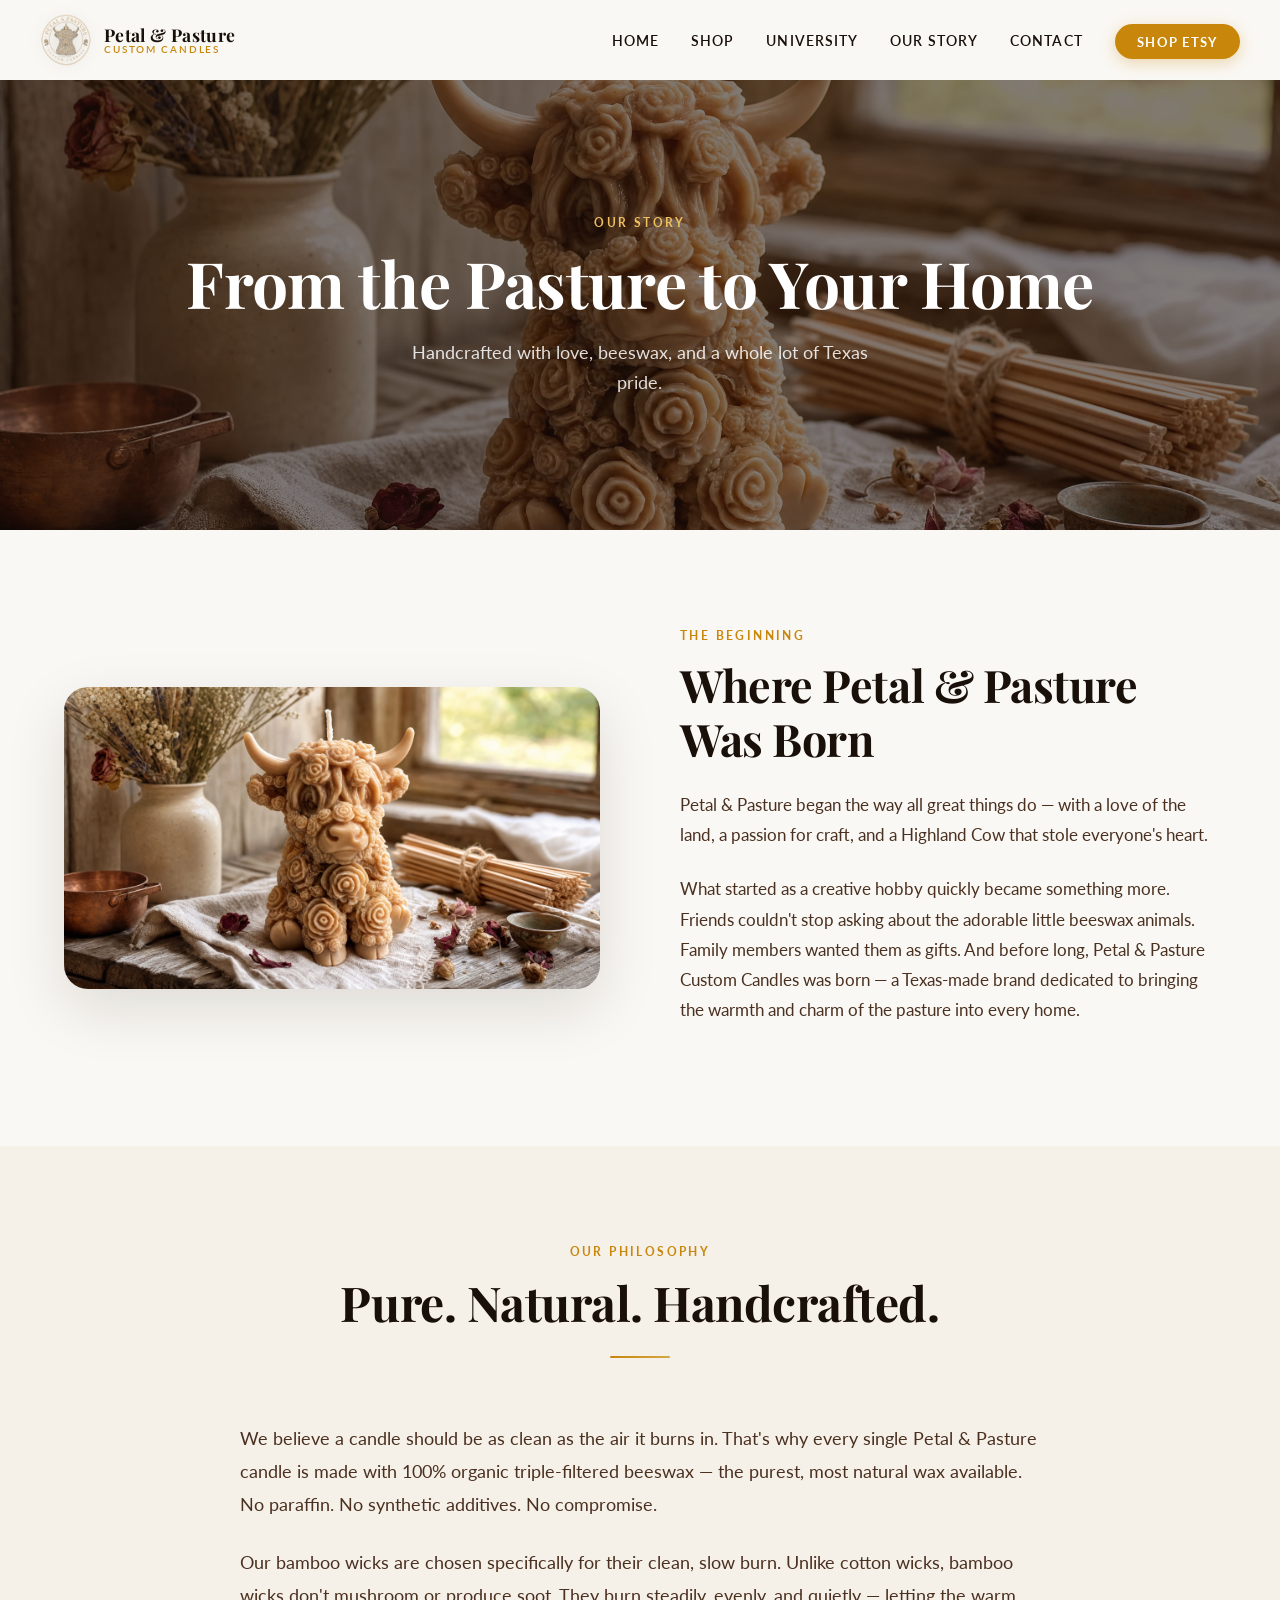
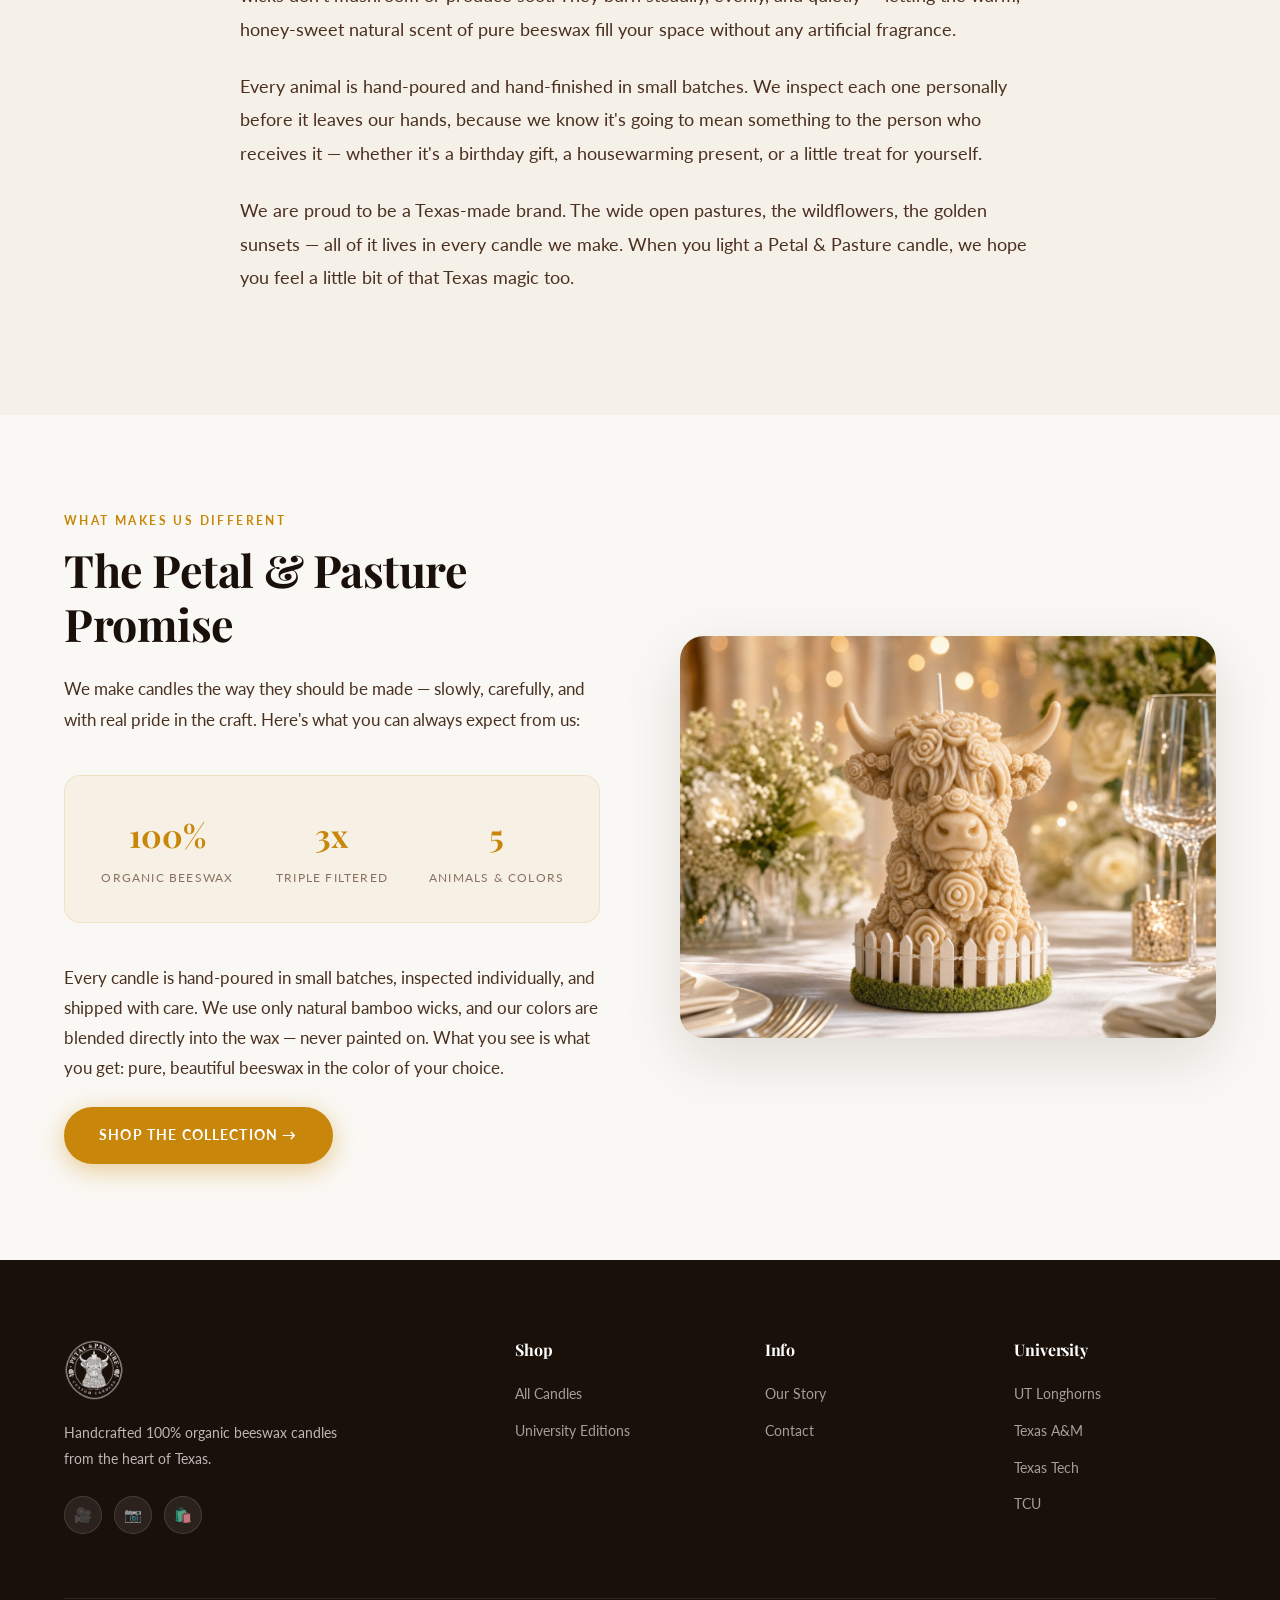
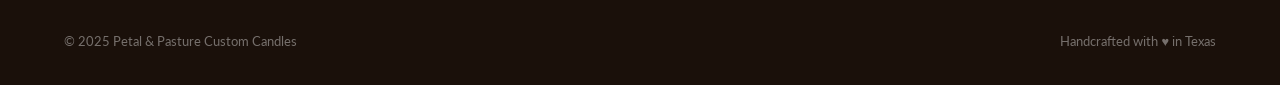
<file: about.html>
<!DOCTYPE html>
<html lang="en">
<head>
<meta charset="UTF-8">
<meta name="viewport" content="width=device-width, initial-scale=1.0">
<title>Our Story | Petal &amp; Pasture Custom Candles</title>
<meta name="description" content="Learn the story behind Petal &amp; Pasture — handcrafted 100% organic beeswax candles made in Texas with love, bamboo wicks, and a passion for the farmhouse life.">
<link rel="preconnect" href="https://fonts.googleapis.com">
<link href="https://fonts.googleapis.com/css2?family=Playfair+Display:wght@400;600;700;800&family=Lato:wght@300;400;600;700&display=swap" rel="stylesheet">
<link rel="stylesheet" href="styles.css">
<link rel="icon" type="image/png" href="images/logo_transparent.png">
</head>
<body>
<nav class="nav scrolled" id="nav">
  <a href="index.html" class="nav-logo">
    <img src="images/logo_transparent.png" alt="Petal &amp; Pasture">
    <div class="nav-logo-text">
      <span class="brand-name">Petal &amp; Pasture</span>
      <span class="brand-sub">Custom Candles</span>
    </div>
  </a>
  <ul class="nav-links">
    <li><a href="index.html">Home</a></li>
    <li><a href="products.html">Shop</a></li>
    <li><a href="university.html">University</a></li>
    <li><a href="about.html">Our Story</a></li>
    <li><a href="contact.html">Contact</a></li>
    <li><a href="https://www.etsy.com/shop/PetalAndPastureCandles" target="_blank" class="nav-cta">Shop Etsy</a></li>
  </ul>
  <div class="nav-hamburger" id="hamburger"><span></span><span></span><span></span></div>
</nav>
<div class="mobile-menu" id="mobile-menu">
  <span class="mobile-menu-close" id="mobile-close">&#x2715;</span>
  <a href="index.html">Home</a>
  <a href="products.html">Shop</a>
  <a href="university.html">University</a>
  <a href="about.html">Our Story</a>
  <a href="contact.html">Contact</a>
  <a href="https://www.etsy.com/shop/PetalAndPastureCandles" target="_blank">Shop Etsy</a>
</div>

<div class="page-hero" style="margin-top:var(--nav-h)">
  <img src="images/artisan_story.webp" alt="Beeswax and bamboo wicks in a farmhouse kitchen">
  <div class="page-hero-overlay"></div>
  <div class="page-hero-content">
    <span class="eyebrow" style="color:var(--gold-light)">Our Story</span>
    <h1>From the Pasture to Your Home</h1>
    <p>Handcrafted with love, beeswax, and a whole lot of Texas pride.</p>
  </div>
</div>

<section class="section artisan-section">
  <div class="artisan-inner">
    <div class="artisan-image reveal">
      <img src="images/artisan_story.webp" alt="Organic beeswax blocks and bamboo wicks" loading="lazy">
    </div>
    <div class="artisan-text reveal reveal-delay-1">
      <span class="eyebrow">The Beginning</span>
      <h2>Where Petal &amp; Pasture Was Born</h2>
      <p>Petal &amp; Pasture began the way all great things do — with a love of the land, a passion for craft, and a Highland Cow that stole everyone's heart.</p>
      <p>What started as a creative hobby quickly became something more. Friends couldn't stop asking about the adorable little beeswax animals. Family members wanted them as gifts. And before long, Petal &amp; Pasture Custom Candles was born — a Texas-made brand dedicated to bringing the warmth and charm of the pasture into every home.</p>
    </div>
  </div>
</section>

<section class="section" style="background:var(--ivory)">
  <div class="section-header reveal">
    <span class="eyebrow">Our Philosophy</span>
    <h2>Pure. Natural. Handcrafted.</h2>
    <div class="divider"></div>
  </div>
  <div class="about-story reveal">
    <p>We believe a candle should be as clean as the air it burns in. That's why every single Petal &amp; Pasture candle is made with 100% organic triple-filtered beeswax — the purest, most natural wax available. No paraffin. No synthetic additives. No compromise.</p>
    <p>Our bamboo wicks are chosen specifically for their clean, slow burn. Unlike cotton wicks, bamboo wicks don't mushroom or produce soot. They burn steadily, evenly, and quietly — letting the warm, honey-sweet natural scent of pure beeswax fill your space without any artificial fragrance.</p>
    <p>Every animal is hand-poured and hand-finished in small batches. We inspect each one personally before it leaves our hands, because we know it's going to mean something to the person who receives it — whether it's a birthday gift, a housewarming present, or a little treat for yourself.</p>
    <p>We are proud to be a Texas-made brand. The wide open pastures, the wildflowers, the golden sunsets — all of it lives in every candle we make. When you light a Petal &amp; Pasture candle, we hope you feel a little bit of that Texas magic too.</p>
  </div>
</section>

<section class="section artisan-section">
  <div class="artisan-inner">
    <div class="artisan-text reveal">
      <span class="eyebrow">What Makes Us Different</span>
      <h2>The Petal &amp; Pasture Promise</h2>
      <p>We make candles the way they should be made — slowly, carefully, and with real pride in the craft. Here's what you can always expect from us:</p>
      <div class="artisan-stats">
        <div class="artisan-stat">
          <span class="stat-number">100%</span>
          <span class="stat-label">Organic Beeswax</span>
        </div>
        <div class="artisan-stat">
          <span class="stat-number">3x</span>
          <span class="stat-label">Triple Filtered</span>
        </div>
        <div class="artisan-stat">
          <span class="stat-number">5</span>
          <span class="stat-label">Animals &amp; Colors</span>
        </div>
      </div>
      <p>Every candle is hand-poured in small batches, inspected individually, and shipped with care. We use only natural bamboo wicks, and our colors are blended directly into the wax — never painted on. What you see is what you get: pure, beautiful beeswax in the color of your choice.</p>
      <a href="products.html" class="btn-primary">Shop the Collection &#x2192;</a>
    </div>
    <div class="artisan-image reveal reveal-delay-1">
      <img src="images/coaster_wedding_with_cow.png" alt="Highland Cow candle on the Petal and Pasture coaster" loading="lazy">
    </div>
  </div>
</section>

<footer class="footer">
  <div class="footer-grid">
    <div class="footer-brand">
      <img src="images/logo_transparent.png" alt="Petal and Pasture Custom Candles">
      <p>Handcrafted 100% organic beeswax candles from the heart of Texas.</p>
      <div class="footer-social">
        <a href="https://www.tiktok.com/@petalpasturecandleco" target="_blank" class="footer-social-link">&#x1F3A5;</a>
        <a href="https://www.instagram.com/petalpasturecandleco" target="_blank" class="footer-social-link">&#x1F4F7;</a>
        <a href="https://www.etsy.com/shop/PetalAndPastureCandles" target="_blank" class="footer-social-link">&#x1F6CD;&#xFE0F;</a>
      </div>
    </div>
    <div class="footer-col"><h4>Shop</h4><ul class="footer-links"><li><a href="products.html">All Candles</a></li><li><a href="university.html">University Editions</a></li></ul></div>
    <div class="footer-col"><h4>Info</h4><ul class="footer-links"><li><a href="about.html">Our Story</a></li><li><a href="contact.html">Contact</a></li></ul></div>
    <div class="footer-col"><h4>University</h4><ul class="footer-links"><li><a href="university-ut.html">UT Longhorns</a></li><li><a href="university-am.html">Texas A&amp;M</a></li><li><a href="university-tt.html">Texas Tech</a></li><li><a href="university-tcu.html">TCU</a></li></ul></div>
  </div>
  <div class="footer-bottom">
    <span>&copy; 2025 Petal &amp; Pasture Custom Candles</span>
    <span>Handcrafted with &#x2665; in Texas</span>
  </div>
</footer>
<script src="main.js"></script>
</body>
</html>
</file>
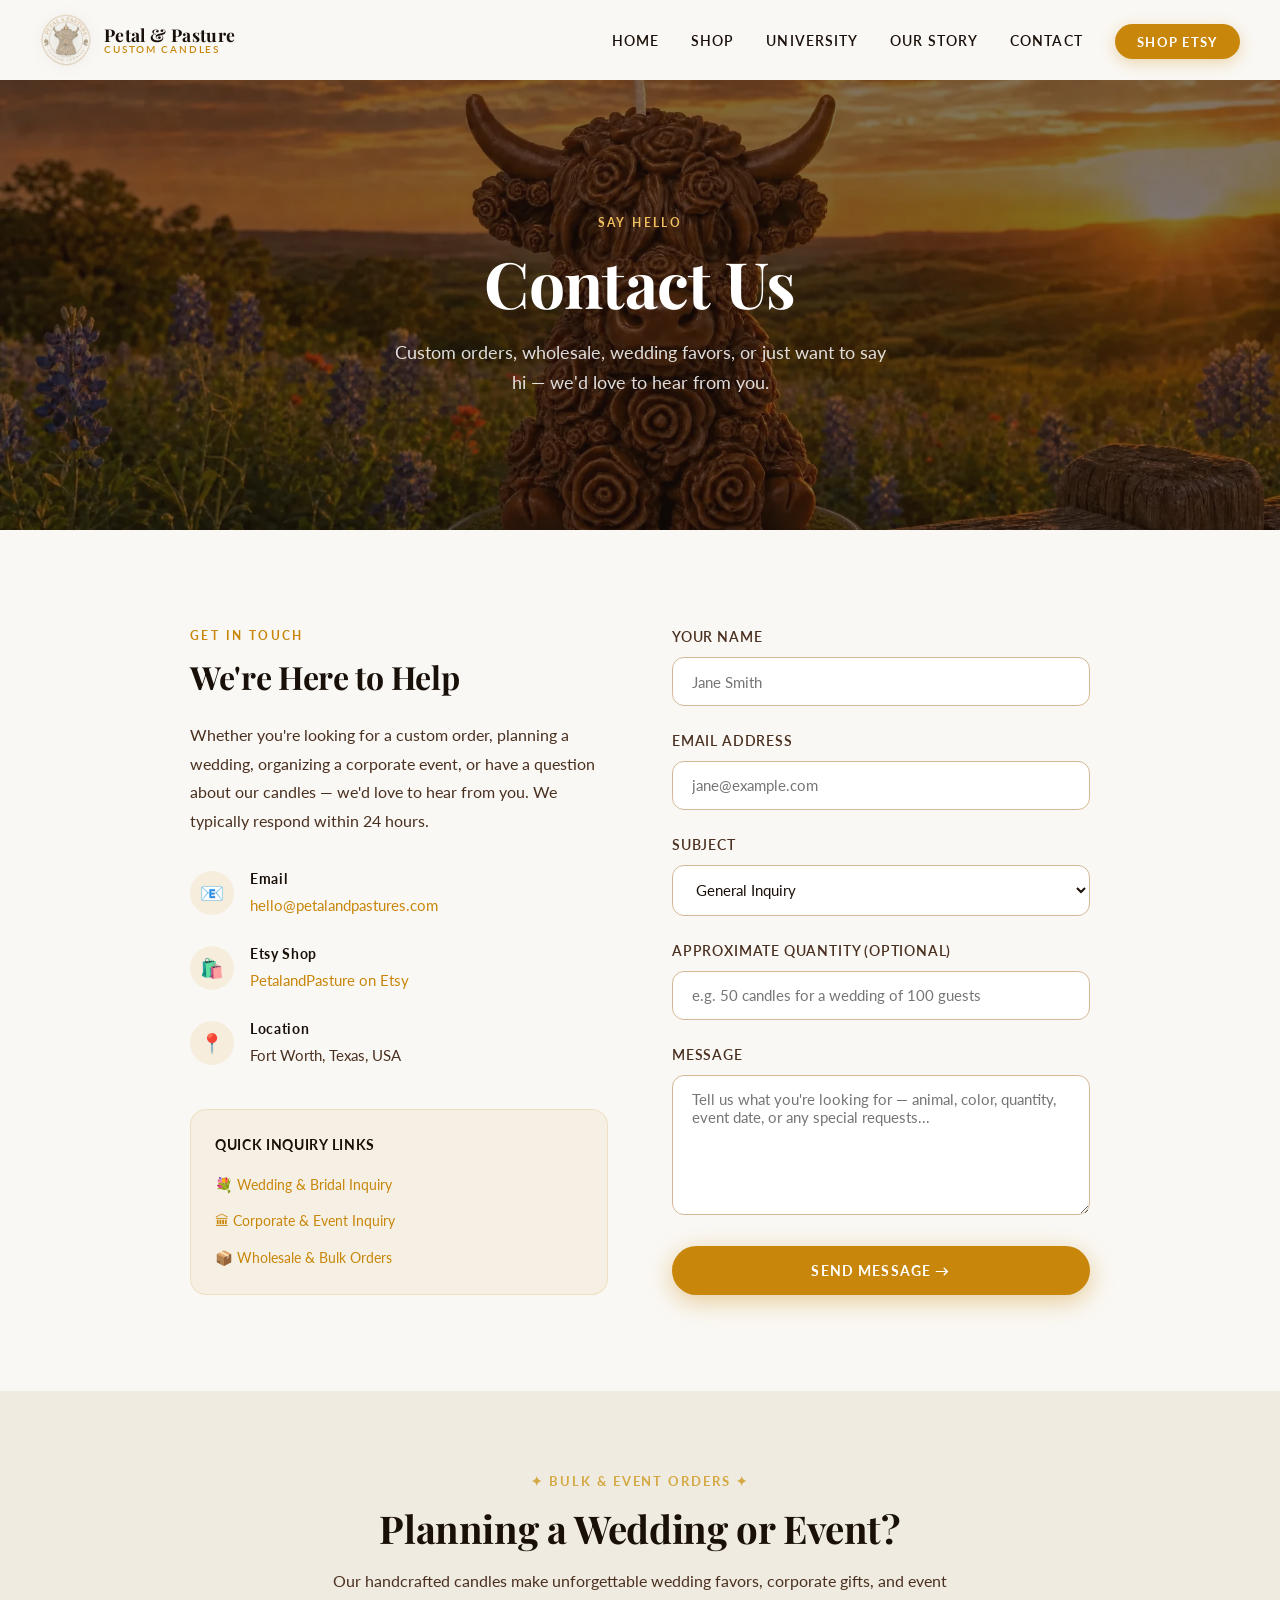
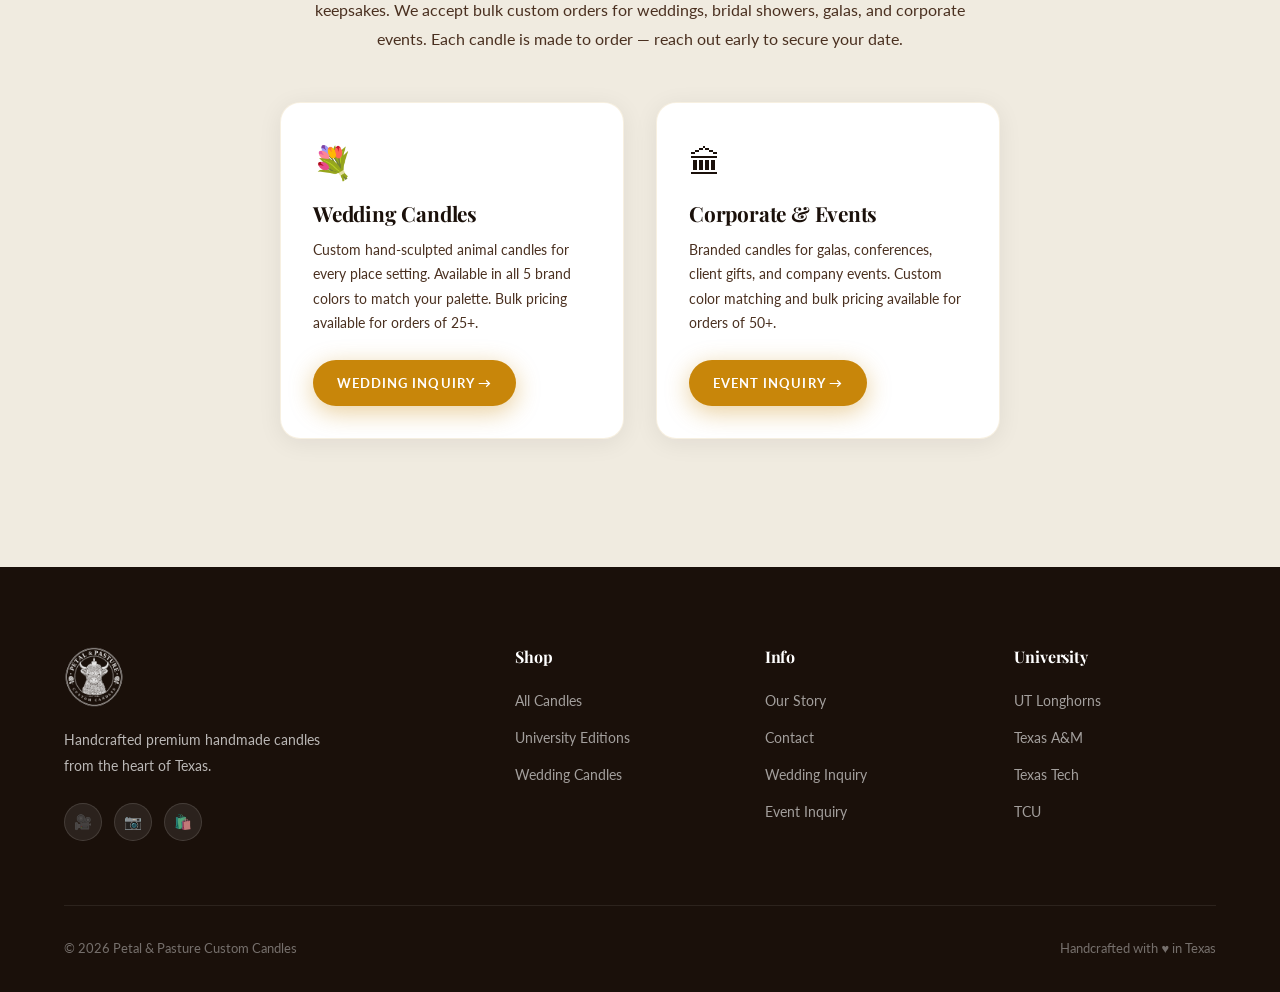
<file: contact.html>
<!DOCTYPE html>
<html lang="en">
<head>
<meta charset="UTF-8">
<meta name="viewport" content="width=device-width, initial-scale=1.0">
<title>Contact Us | Petal &amp; Pasture Custom Candles</title>
<meta name="description" content="Get in touch with Petal &amp; Pasture for custom orders, wholesale inquiries, wedding candles, or any questions about our handcrafted candles.">
<link rel="preconnect" href="https://fonts.googleapis.com">
<link href="https://fonts.googleapis.com/css2?family=Playfair+Display:wght@400;600;700;800&family=Lato:wght@300;400;600;700&display=swap" rel="stylesheet">
<link rel="stylesheet" href="styles.css">
<link rel="icon" type="image/png" href="images/logo_transparent.png">
</head>
<body>
<nav class="nav scrolled" id="nav">
  <a href="index.html" class="nav-logo">
    <img src="images/logo_transparent.png" alt="Petal &amp; Pasture">
    <div class="nav-logo-text">
      <span class="brand-name">Petal &amp; Pasture</span>
      <span class="brand-sub">Custom Candles</span>
    </div>
  </a>
  <ul class="nav-links">
    <li><a href="index.html">Home</a></li>
    <li><a href="shop.html">Shop</a></li>
    <li><a href="university.html">University</a></li>
    <li><a href="our-story.html">Our Story</a></li>
    <li><a href="contact.html">Contact</a></li>
    <li><a href="https://www.etsy.com/shop/PetalandPasture" target="_blank" class="nav-cta">Shop Etsy</a></li>
  </ul>
  <div class="nav-hamburger" id="hamburger"><span></span><span></span><span></span></div>
</nav>
<div class="mobile-menu" id="mobile-menu">
  <span class="mobile-menu-close" id="mobile-close">&#x2715;</span>
  <a href="index.html">Home</a>
  <a href="shop.html">Shop</a>
  <a href="university.html">University</a>
  <a href="our-story.html">Our Story</a>
  <a href="contact.html">Contact</a>
  <a href="https://www.etsy.com/shop/PetalandPasture" target="_blank">Shop Etsy</a>
</div>

<div class="page-hero" style="margin-top:var(--nav-h)">
  <img src="images/hero_cow_fence.webp" alt="Highland Cow at golden hour">
  <div class="page-hero-overlay"></div>
  <div class="page-hero-content">
    <span class="eyebrow" style="color:var(--gold-light)">Say Hello</span>
    <h1>Contact Us</h1>
    <p>Custom orders, wholesale, wedding favors, or just want to say hi — we'd love to hear from you.</p>
  </div>
</div>

<!-- MAIN CONTACT FORM -->
<section class="section" style="background:var(--cream)">
  <div style="max-width:900px; margin:0 auto; display:grid; grid-template-columns:1fr 1fr; gap:4rem; align-items:start;">
    <div class="reveal">
      <span class="eyebrow">Get in Touch</span>
      <h2 style="font-size:2rem; color:var(--brown-dark); margin-bottom:1.5rem;">We're Here to Help</h2>
      <p style="color:var(--text-mid); line-height:1.8; margin-bottom:2rem;">Whether you're looking for a custom order, planning a wedding, organizing a corporate event, or have a question about our candles — we'd love to hear from you. We typically respond within 24 hours.</p>
      <div style="display:flex; flex-direction:column; gap:1.5rem;">
        <div style="display:flex; align-items:center; gap:1rem;">
          <div style="width:44px; height:44px; border-radius:50%; background:rgba(200,134,10,0.1); display:flex; align-items:center; justify-content:center; font-size:1.2rem; flex-shrink:0;">&#x1F4E7;</div>
          <div>
            <div style="font-weight:700; font-size:0.85rem; color:var(--brown-dark); letter-spacing:0.05em;">Email</div>
            <a href="mailto:hello@petalandpastures.com" style="color:var(--amber); font-size:0.95rem;">hello@petalandpastures.com</a>
          </div>
        </div>
        <div style="display:flex; align-items:center; gap:1rem;">
          <div style="width:44px; height:44px; border-radius:50%; background:rgba(200,134,10,0.1); display:flex; align-items:center; justify-content:center; font-size:1.2rem; flex-shrink:0;">&#x1F6CD;&#xFE0F;</div>
          <div>
            <div style="font-weight:700; font-size:0.85rem; color:var(--brown-dark); letter-spacing:0.05em;">Etsy Shop</div>
            <a href="https://www.etsy.com/shop/PetalandPasture" target="_blank" style="color:var(--amber); font-size:0.95rem;">PetalandPasture on Etsy</a>
          </div>
        </div>
        <div style="display:flex; align-items:center; gap:1rem;">
          <div style="width:44px; height:44px; border-radius:50%; background:rgba(200,134,10,0.1); display:flex; align-items:center; justify-content:center; font-size:1.2rem; flex-shrink:0;">&#x1F4CD;</div>
          <div>
            <div style="font-weight:700; font-size:0.85rem; color:var(--brown-dark); letter-spacing:0.05em;">Location</div>
            <span style="color:var(--text-mid); font-size:0.95rem;">Fort Worth, Texas, USA</span>
          </div>
        </div>
      </div>

      <!-- Quick links for specific inquiry types -->
      <div style="margin-top:2.5rem; padding:1.5rem; background:rgba(201,151,58,0.08); border-radius:16px; border:1px solid rgba(201,151,58,0.2);">
        <p style="font-weight:700; font-size:0.85rem; color:var(--brown-dark); letter-spacing:0.05em; margin-bottom:1rem;">QUICK INQUIRY LINKS</p>
        <div style="display:flex; flex-direction:column; gap:0.75rem;">
          <a href="contact.html?subject=Wedding+%26+Custom+Order+Inquiry" style="color:var(--amber); font-size:0.9rem; text-decoration:none; display:flex; align-items:center; gap:0.5rem;">
            &#x1F490; Wedding &amp; Bridal Inquiry
          </a>
          <a href="contact.html?subject=Custom+Event+Order+Inquiry" style="color:var(--amber); font-size:0.9rem; text-decoration:none; display:flex; align-items:center; gap:0.5rem;">
            &#x1F3DB; Corporate &amp; Event Inquiry
          </a>
          <a href="contact.html?subject=wholesale" style="color:var(--amber); font-size:0.9rem; text-decoration:none; display:flex; align-items:center; gap:0.5rem;">
            &#x1F4E6; Wholesale &amp; Bulk Orders
          </a>
        </div>
      </div>
    </div>

    <div class="reveal reveal-delay-1">
      <form id="contact-form" action="https://formspree.io/f/YOUR_FORM_ID" method="POST" class="contact-form">
        <div class="form-group">
          <label for="name">Your Name</label>
          <input type="text" id="name" name="name" placeholder="Jane Smith" required>
        </div>
        <div class="form-group">
          <label for="email">Email Address</label>
          <input type="email" id="email" name="email" placeholder="jane@example.com" required>
        </div>
        <div class="form-group">
          <label for="subject">Subject</label>
          <select id="subject" name="subject">
            <option value="general">General Inquiry</option>
            <option value="custom">Custom Order</option>
            <option value="Wedding &amp; Custom Order Inquiry">&#x1F490; Wedding &amp; Bridal Order</option>
            <option value="Custom Event Order Inquiry">&#x1F3DB; Corporate &amp; Event Order</option>
            <option value="wholesale">Wholesale / Bulk Order</option>
            <option value="university">University Edition</option>
            <option value="gift">Gift Order</option>
          </select>
        </div>
        <div class="form-group">
          <label for="quantity">Approximate Quantity (optional)</label>
          <input type="text" id="quantity" name="quantity" placeholder="e.g. 50 candles for a wedding of 100 guests">
        </div>
        <div class="form-group">
          <label for="message">Message</label>
          <textarea id="message" name="message" placeholder="Tell us what you're looking for — animal, color, quantity, event date, or any special requests..." required></textarea>
        </div>
        <button type="submit" class="btn-primary" style="width:100%; justify-content:center;">Send Message &#x2192;</button>
      </form>
    </div>
  </div>
</section>

<!-- WEDDING & EVENT INQUIRY SECTION -->
<section class="section" style="background:var(--beige-light, #f0ebe0); padding:5rem 2rem;" id="events">
  <div style="max-width:960px; margin:0 auto; text-align:center;">
    <p style="font-size:0.8rem; letter-spacing:0.15em; text-transform:uppercase; color:var(--gold,#C9973A); font-weight:700; margin-bottom:0.75rem;">&#x2726; Bulk &amp; Event Orders &#x2726;</p>
    <h2 style="font-family:var(--font-serif,'Playfair Display',serif); font-size:2.4rem; color:var(--brown-dark); margin-bottom:1rem;">Planning a Wedding or Event?</h2>
    <p style="color:var(--text-mid); font-size:1rem; line-height:1.8; max-width:660px; margin:0 auto 3rem;">Our handcrafted candles make unforgettable wedding favors, corporate gifts, and event keepsakes. We accept bulk custom orders for weddings, bridal showers, galas, and corporate events. Each candle is made to order — reach out early to secure your date.</p>

    <div style="display:grid; grid-template-columns:1fr 1fr; gap:2rem; max-width:720px; margin:0 auto 3rem; text-align:left;">
      <!-- Wedding Card -->
      <div style="background:#fff; border-radius:20px; padding:2rem; box-shadow:0 4px 24px rgba(26,16,10,0.07); border:1px solid rgba(201,151,58,0.15);">
        <div style="font-size:2rem; margin-bottom:0.75rem;">&#x1F490;</div>
        <h3 style="font-family:var(--font-serif,'Playfair Display',serif); font-size:1.3rem; color:var(--brown-dark); margin-bottom:0.75rem;">Wedding Candles</h3>
        <p style="color:var(--text-mid); font-size:0.9rem; line-height:1.7; margin-bottom:1.5rem;">Custom hand-sculpted animal candles for every place setting. Available in all 5 brand colors to match your palette. Bulk pricing available for orders of 25+.</p>
        <a href="contact.html?subject=Wedding+%26+Custom+Order+Inquiry" class="btn-primary" style="text-decoration:none; font-size:0.82rem; padding:0.75rem 1.5rem;">Wedding Inquiry &#x2192;</a>
      </div>
      <!-- Corporate / Event Card -->
      <div style="background:#fff; border-radius:20px; padding:2rem; box-shadow:0 4px 24px rgba(26,16,10,0.07); border:1px solid rgba(201,151,58,0.15);">
        <div style="font-size:2rem; margin-bottom:0.75rem;">&#x1F3DB;</div>
        <h3 style="font-family:var(--font-serif,'Playfair Display',serif); font-size:1.3rem; color:var(--brown-dark); margin-bottom:0.75rem;">Corporate &amp; Events</h3>
        <p style="color:var(--text-mid); font-size:0.9rem; line-height:1.7; margin-bottom:1.5rem;">Branded candles for galas, conferences, client gifts, and company events. Custom color matching and bulk pricing available for orders of 50+.</p>
        <a href="contact.html?subject=Custom+Event+Order+Inquiry" class="btn-primary" style="text-decoration:none; font-size:0.82rem; padding:0.75rem 1.5rem;">Event Inquiry &#x2192;</a>
      </div>
    </div>
  </div>
</section>

<footer class="footer">
  <div class="footer-grid">
    <div class="footer-brand">
      <img src="images/logo_transparent.png" alt="Petal and Pasture Custom Candles">
      <p>Handcrafted premium handmade candles from the heart of Texas.</p>
      <div class="footer-social">
        <a href="https://www.tiktok.com/@petalpasturecandleco" target="_blank" class="footer-social-link">&#x1F3A5;</a>
        <a href="https://www.instagram.com/petalpasturecandleco" target="_blank" class="footer-social-link">&#x1F4F7;</a>
        <a href="https://www.etsy.com/shop/PetalandPasture" target="_blank" class="footer-social-link">&#x1F6CD;&#xFE0F;</a>
      </div>
    </div>
    <div class="footer-col"><h4>Shop</h4><ul class="footer-links"><li><a href="shop.html">All Candles</a></li><li><a href="university.html">University Editions</a></li><li><a href="weddings.html">Wedding Candles</a></li></ul></div>
    <div class="footer-col"><h4>Info</h4><ul class="footer-links"><li><a href="our-story.html">Our Story</a></li><li><a href="contact.html">Contact</a></li><li><a href="contact.html?subject=Wedding+%26+Custom+Order+Inquiry">Wedding Inquiry</a></li><li><a href="contact.html?subject=Custom+Event+Order+Inquiry">Event Inquiry</a></li></ul></div>
    <div class="footer-col"><h4>University</h4><ul class="footer-links"><li><a href="university-ut.html">UT Longhorns</a></li><li><a href="university-am.html">Texas A&amp;M</a></li><li><a href="university-tt.html">Texas Tech</a></li><li><a href="university-tcu.html">TCU</a></li></ul></div>
  </div>
  <div class="footer-bottom">
    <span>&copy; 2026 Petal &amp; Pasture Custom Candles</span>
    <span>Handcrafted with &#x2665; in Texas</span>
  </div>
</footer>

<script src="main.js"></script>
<script>
// Pre-fill the subject dropdown from URL ?subject= parameter
(function() {
  var params = new URLSearchParams(window.location.search);
  var subjectParam = params.get('subject');
  if (subjectParam) {
    var select = document.getElementById('subject');
    if (select) {
      // Try to find an exact match first
      for (var i = 0; i < select.options.length; i++) {
        if (select.options[i].value === subjectParam ||
            select.options[i].value.toLowerCase() === subjectParam.toLowerCase()) {
          select.selectedIndex = i;
          break;
        }
      }
    }
    // Scroll to the form
    var form = document.getElementById('contact-form');
    if (form) {
      setTimeout(function() {
        form.scrollIntoView({ behavior: 'smooth', block: 'center' });
      }, 400);
    }
  }
})();
</script>
</body>
</html>
</file>
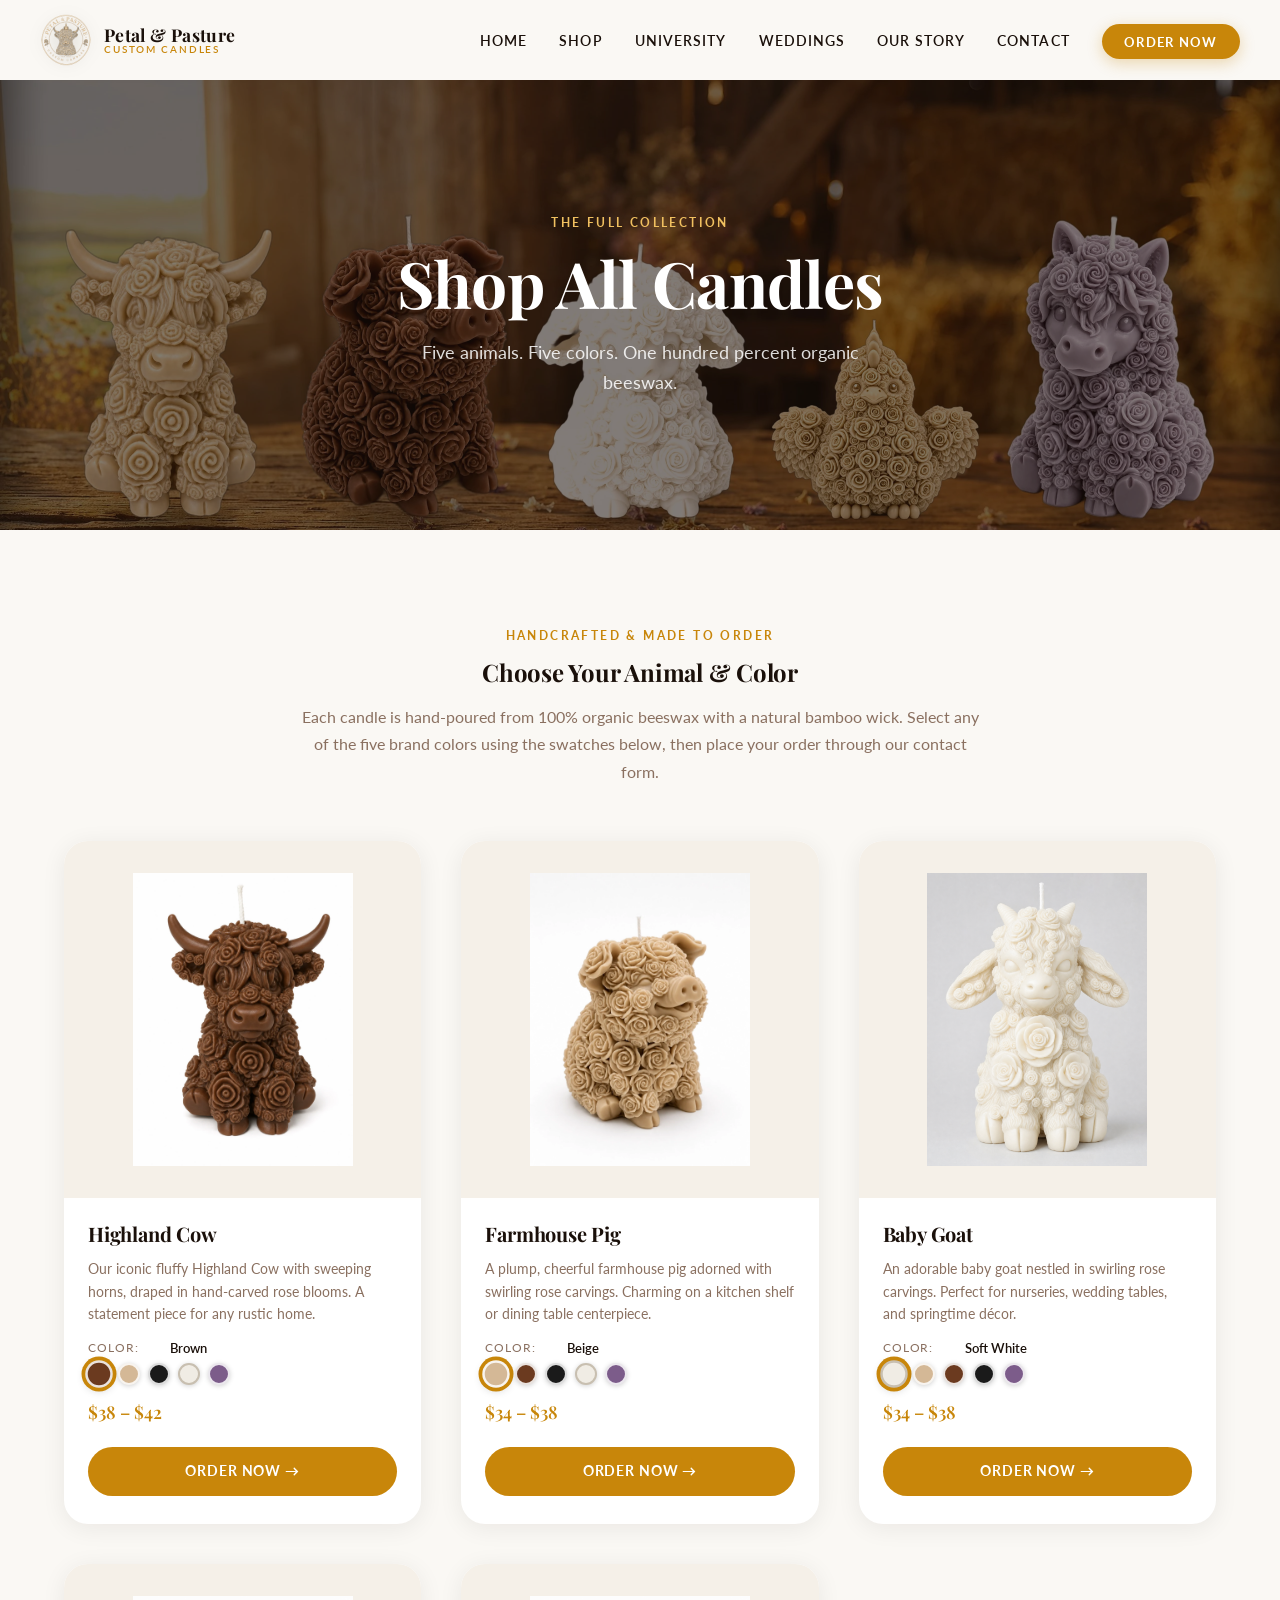
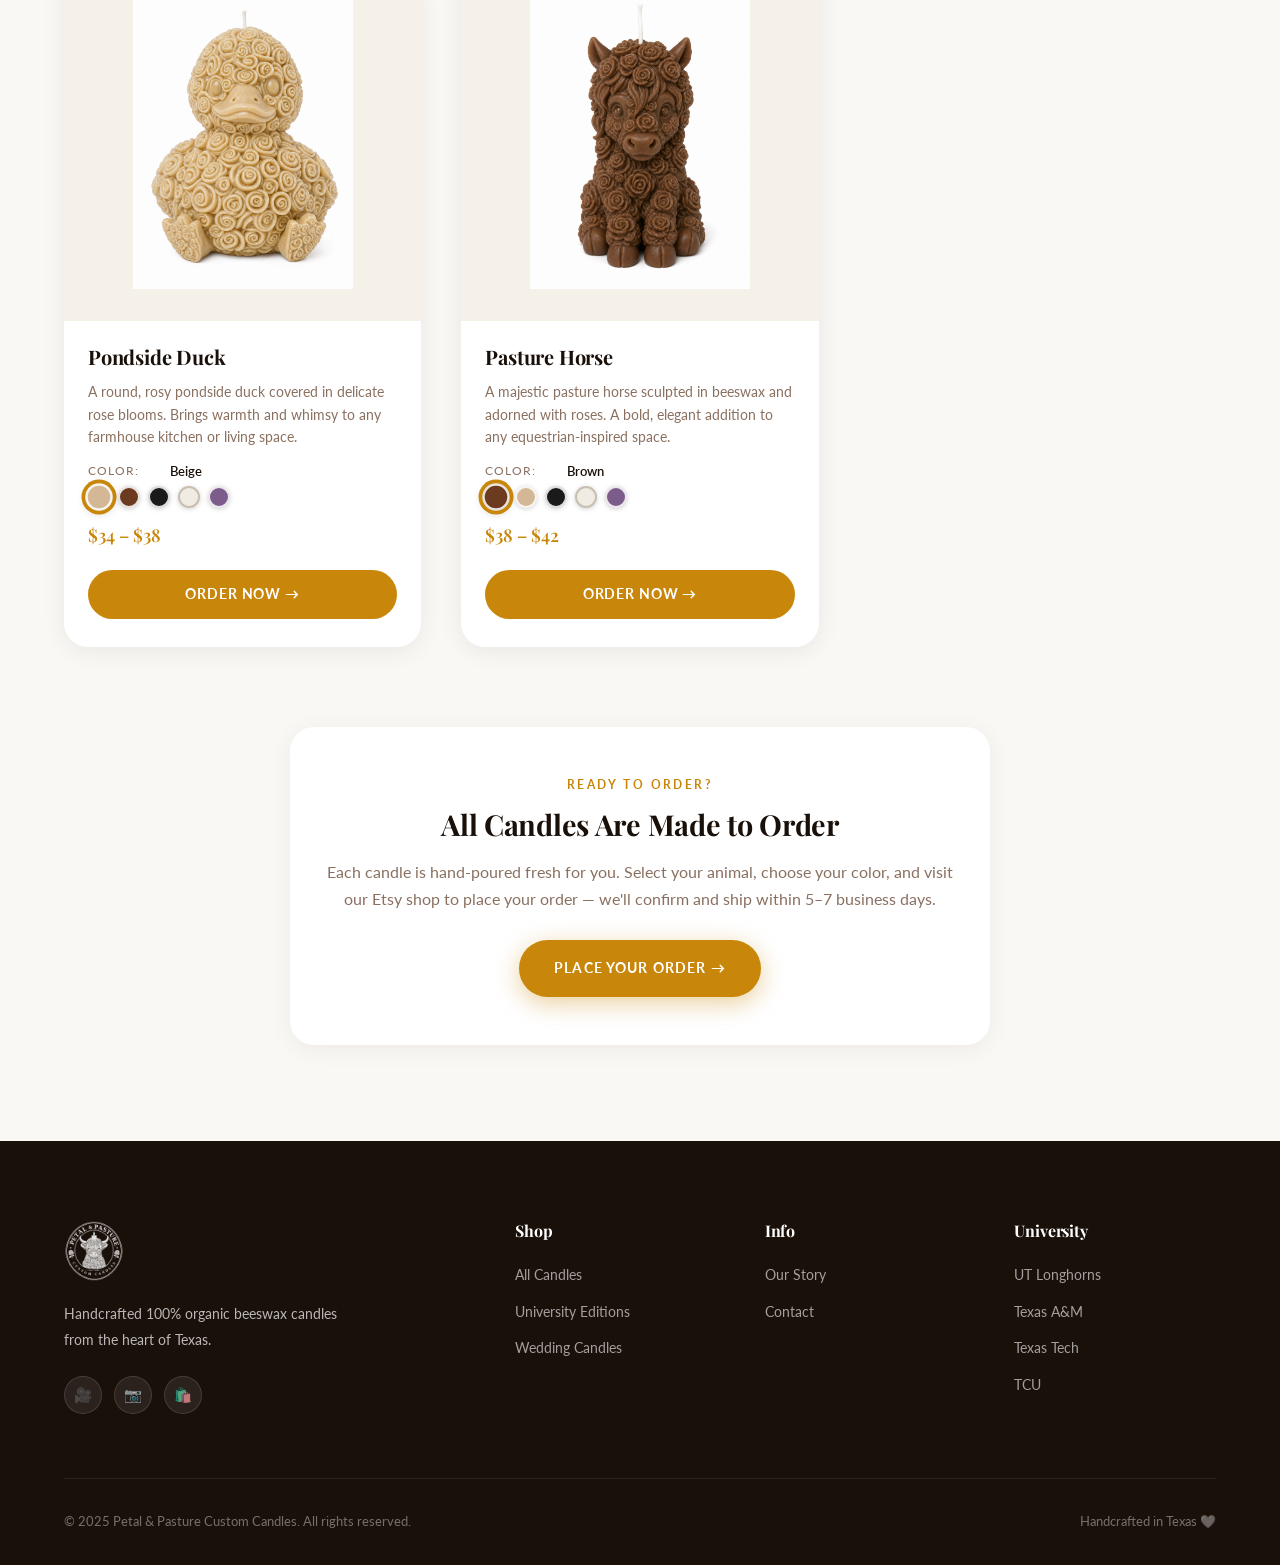
<file: products.html>
<!DOCTYPE html>
<html lang="en">
<head>
<meta charset="UTF-8">
<meta name="viewport" content="width=device-width, initial-scale=1.0">
<title>Shop All Candles | Petal &amp; Pasture Custom Candles</title>
<meta name="description" content="Shop all 5 pasture animal beeswax candles — Highland Cow, Farmhouse Pig, Baby Goat, Pondside Duck, and Pasture Horse — each available in 5 colors. 100% organic beeswax with bamboo wicks.">
<link rel="preconnect" href="https://fonts.googleapis.com">
<link href="https://fonts.googleapis.com/css2?family=Playfair+Display:wght@400;600;700;800&family=Lato:wght@300;400;600;700&display=swap" rel="stylesheet">
<link rel="stylesheet" href="styles.css">
<link rel="icon" type="image/png" href="images/logo_transparent.png">
<style>
  /* ── Shop page specific styles ── */
  .shop-grid {
    display: grid;
    grid-template-columns: repeat(auto-fill, minmax(280px, 1fr));
    gap: 2.5rem;
    max-width: 1400px;
    margin: 0 auto;
  }

  .shop-card {
    background: var(--white);
    border-radius: 24px;
    overflow: hidden;
    box-shadow: 0 4px 24px rgba(26,16,10,0.07);
    transition: transform 0.35s ease, box-shadow 0.35s ease;
    display: flex;
    flex-direction: column;
  }
  .shop-card:hover {
    transform: translateY(-10px);
    box-shadow: 0 24px 56px rgba(26,16,10,0.14);
  }

  .shop-card-img {
    aspect-ratio: 1;
    background: var(--ivory);
    display: flex;
    align-items: center;
    justify-content: center;
    padding: 2rem;
    overflow: hidden;
    position: relative;
  }
  .shop-card-img img {
    width: 100%;
    height: 100%;
    object-fit: contain;
    transition: transform 0.5s ease, opacity 0.3s ease;
  }
  .shop-card:hover .shop-card-img img {
    transform: scale(1.07) translateY(-4px);
  }

  .shop-card-body {
    padding: 1.5rem 1.5rem 1.75rem;
    display: flex;
    flex-direction: column;
    gap: 0.75rem;
    flex: 1;
  }

  .shop-card-title {
    font-family: 'Playfair Display', serif;
    font-size: 1.25rem;
    font-weight: 700;
    color: var(--brown-dark);
    margin: 0;
  }

  .shop-card-desc {
    font-size: 0.88rem;
    color: var(--text-light);
    line-height: 1.6;
    margin: 0;
  }

  .shop-card-price {
    font-family: 'Playfair Display', serif;
    font-size: 1.1rem;
    font-weight: 600;
    color: var(--amber);
    margin: 0;
  }

  /* Color swatches */
  .swatch-row {
    display: flex;
    align-items: center;
    gap: 0.5rem;
    flex-wrap: wrap;
  }
  .swatch-label {
    font-size: 0.75rem;
    color: var(--text-light);
    text-transform: uppercase;
    letter-spacing: 0.08em;
    min-width: 70px;
  }
  .swatch-selected-name {
    font-size: 0.8rem;
    color: var(--brown-dark);
    font-weight: 600;
    margin-left: 0.25rem;
  }

  .swatches {
    display: flex;
    gap: 0.5rem;
    margin-top: 0.25rem;
  }
  .swatch {
    width: 22px;
    height: 22px;
    border-radius: 50%;
    border: 2.5px solid rgba(255,255,255,0.85);
    box-shadow: 0 1px 5px rgba(0,0,0,0.18);
    cursor: pointer;
    transition: transform 0.2s ease, box-shadow 0.2s ease;
    position: relative;
  }
  .swatch:hover {
    transform: scale(1.3);
    box-shadow: 0 2px 8px rgba(0,0,0,0.25);
  }
  .swatch.active {
    transform: scale(1.25);
    box-shadow: 0 0 0 3px var(--amber), 0 2px 8px rgba(0,0,0,0.2);
  }
  .swatch[data-color="beige"]      { background: #d4b896; }
  .swatch[data-color="brown"]      { background: #6b3a1f; }
  .swatch[data-color="black"]      { background: #1a1a1a; }
  .swatch[data-color="soft_white"] { background: #f0ece4; border-color: #c8bfb0; }
  .swatch[data-color="purple"]     { background: #7c5c8a; }

  .shop-card-cta {
    margin-top: auto;
    padding-top: 0.5rem;
  }
  .shop-card-cta a {
    display: block;
    text-align: center;
    background: var(--amber);
    color: var(--white);
    padding: 0.75rem 1.5rem;
    border-radius: 50px;
    font-size: 0.9rem;
    font-weight: 700;
    letter-spacing: 0.06em;
    text-decoration: none;
    text-transform: uppercase;
    transition: background 0.25s ease, transform 0.2s ease;
  }
  .shop-card-cta a:hover {
    background: var(--brown-dark);
    transform: translateY(-2px);
  }

  /* Fade swap animation */
  .img-fade {
    opacity: 0;
    transform: scale(0.97);
  }

  @media (max-width: 600px) {
    .shop-grid { grid-template-columns: 1fr 1fr; gap: 1.25rem; }
    .shop-card-body { padding: 1rem; }
    .shop-card-title { font-size: 1rem; }
  }
  @media (max-width: 380px) {
    .shop-grid { grid-template-columns: 1fr; }
  }
</style>
</head>
<body>

<nav class="nav scrolled" id="nav">
  <a href="index.html" class="nav-logo">
    <img src="images/logo_transparent.png" alt="Petal &amp; Pasture">
    <div class="nav-logo-text">
      <span class="brand-name">Petal &amp; Pasture</span>
      <span class="brand-sub">Custom Candles</span>
    </div>
  </a>
  <ul class="nav-links">
    <li><a href="index.html">Home</a></li>
    <li><a href="products.html" class="active">Shop</a></li>
    <li><a href="university.html">University</a></li>
    <li><a href="wedding.html">Weddings</a></li>
    <li><a href="about.html">Our Story</a></li>
    <li><a href="contact.html">Contact</a></li>
    <li><a href="https://www.etsy.com/shop/PetalAndPastureCandles" target="_blank" class="nav-cta">Order Now</a></li>
  </ul>
  <div class="nav-hamburger" id="hamburger"><span></span><span></span><span></span></div>
</nav>

<div class="mobile-menu" id="mobile-menu">
  <span class="mobile-menu-close" id="mobile-close">&#x2715;</span>
  <a href="index.html">Home</a>
  <a href="products.html">Shop</a>
  <a href="university.html">University</a>
  <a href="wedding.html">Weddings</a>
  <a href="about.html">Our Story</a>
  <a href="contact.html">Contact</a>
  <a href="https://www.etsy.com/shop/PetalAndPastureCandles" target="_blank">Order Now</a>
</div>

<!-- Page Hero -->
<div class="page-hero" style="margin-top:var(--nav-h)">
  <img src="images/hero_collection_products.webp" alt="Petal and Pasture candle collection">
  <div class="page-hero-overlay"></div>
  <div class="page-hero-content">
    <span class="eyebrow" style="color:var(--gold-light)">The Full Collection</span>
    <h1>Shop All Candles</h1>
    <p>Five animals. Five colors. One hundred percent organic beeswax.</p>
  </div>
</div>

<!-- Shop Section -->
<section class="section collection-section">

  <div style="text-align:center; max-width:680px; margin:0 auto 3.5rem;">
    <span class="eyebrow">Handcrafted &amp; Made to Order</span>
    <h2 style="margin-bottom:1rem;">Choose Your Animal &amp; Color</h2>
    <p style="color:var(--text-light); font-size:1rem; line-height:1.7;">Each candle is hand-poured from 100% organic beeswax with a natural bamboo wick. Select any of the five brand colors using the swatches below, then place your order through our contact form.</p>
  </div>

  <div class="shop-grid">

    <!-- ── 1. HIGHLAND COW ── -->
    <div class="shop-card reveal">
      <div class="shop-card-img">
        <img
          id="img-cow"
          src="images/highland_cow_candle_brown.webp"
          alt="Highland Cow Candle"
          loading="lazy"
        >
      </div>
      <div class="shop-card-body">
        <h3 class="shop-card-title">Highland Cow</h3>
        <p class="shop-card-desc">Our iconic fluffy Highland Cow with sweeping horns, draped in hand-carved rose blooms. A statement piece for any rustic home.</p>

        <div>
          <div class="swatch-row">
            <span class="swatch-label">Color:</span>
            <span class="swatch-selected-name" id="name-cow">Brown</span>
          </div>
          <div class="swatches">
            <span class="swatch active" data-color="brown"     data-animal="cow" title="Brown"      tabindex="0"></span>
            <span class="swatch"        data-color="beige"     data-animal="cow" title="Beige"      tabindex="0"></span>
            <span class="swatch"        data-color="black"     data-animal="cow" title="Black"      tabindex="0"></span>
            <span class="swatch"        data-color="soft_white" data-animal="cow" title="Soft White" tabindex="0"></span>
            <span class="swatch"        data-color="purple"    data-animal="cow" title="Purple"     tabindex="0"></span>
          </div>
        </div>

        <p class="shop-card-price">$38 – $42</p>
        <div class="shop-card-cta">
          <a href="https://www.etsy.com/shop/PetalAndPastureCandles" target="_blank">Order Now &rarr;</a>
        </div>
      </div>
    </div>

    <!-- ── 2. FARMHOUSE PIG ── -->
    <div class="shop-card reveal reveal-delay-1">
      <div class="shop-card-img">
        <img
          id="img-pig"
          src="images/pig_candle_beige.webp"
          alt="Farmhouse Pig Candle"
          loading="lazy"
        >
      </div>
      <div class="shop-card-body">
        <h3 class="shop-card-title">Farmhouse Pig</h3>
        <p class="shop-card-desc">A plump, cheerful farmhouse pig adorned with swirling rose carvings. Charming on a kitchen shelf or dining table centerpiece.</p>

        <div>
          <div class="swatch-row">
            <span class="swatch-label">Color:</span>
            <span class="swatch-selected-name" id="name-pig">Beige</span>
          </div>
          <div class="swatches">
            <span class="swatch active" data-color="beige"     data-animal="pig" title="Beige"      tabindex="0"></span>
            <span class="swatch"        data-color="brown"     data-animal="pig" title="Brown"      tabindex="0"></span>
            <span class="swatch"        data-color="black"     data-animal="pig" title="Black"      tabindex="0"></span>
            <span class="swatch"        data-color="soft_white" data-animal="pig" title="Soft White" tabindex="0"></span>
            <span class="swatch"        data-color="purple"    data-animal="pig" title="Purple"     tabindex="0"></span>
          </div>
        </div>

        <p class="shop-card-price">$34 – $38</p>
        <div class="shop-card-cta">
          <a href="https://www.etsy.com/shop/PetalAndPastureCandles" target="_blank">Order Now &rarr;</a>
        </div>
      </div>
    </div>

    <!-- ── 3. BABY GOAT ── -->
    <div class="shop-card reveal reveal-delay-2">
      <div class="shop-card-img">
        <img
          id="img-goat"
          src="images/goat_candle_soft_white.png"
          alt="Baby Goat Candle"
          loading="lazy"
        >
      </div>
      <div class="shop-card-body">
        <h3 class="shop-card-title">Baby Goat</h3>
        <p class="shop-card-desc">An adorable baby goat nestled in swirling rose carvings. Perfect for nurseries, wedding tables, and springtime décor.</p>

        <div>
          <div class="swatch-row">
            <span class="swatch-label">Color:</span>
            <span class="swatch-selected-name" id="name-goat">Soft White</span>
          </div>
          <div class="swatches">
            <span class="swatch active" data-color="soft_white" data-animal="goat" title="Soft White" tabindex="0"></span>
            <span class="swatch"        data-color="beige"      data-animal="goat" title="Beige"      tabindex="0"></span>
            <span class="swatch"        data-color="brown"      data-animal="goat" title="Brown"      tabindex="0"></span>
            <span class="swatch"        data-color="black"      data-animal="goat" title="Black"      tabindex="0"></span>
            <span class="swatch"        data-color="purple"     data-animal="goat" title="Purple"     tabindex="0"></span>
          </div>
        </div>

        <p class="shop-card-price">$34 – $38</p>
        <div class="shop-card-cta">
          <a href="https://www.etsy.com/shop/PetalAndPastureCandles" target="_blank">Order Now &rarr;</a>
        </div>
      </div>
    </div>

    <!-- ── 4. PONDSIDE DUCK ── -->
    <div class="shop-card reveal reveal-delay-3">
      <div class="shop-card-img">
        <img
          id="img-duck"
          src="images/duck_candle_beige.png"
          alt="Pondside Duck Candle"
          loading="lazy"
        >
      </div>
      <div class="shop-card-body">
        <h3 class="shop-card-title">Pondside Duck</h3>
        <p class="shop-card-desc">A round, rosy pondside duck covered in delicate rose blooms. Brings warmth and whimsy to any farmhouse kitchen or living space.</p>

        <div>
          <div class="swatch-row">
            <span class="swatch-label">Color:</span>
            <span class="swatch-selected-name" id="name-duck">Beige</span>
          </div>
          <div class="swatches">
            <span class="swatch active" data-color="beige"     data-animal="duck" title="Beige"      tabindex="0"></span>
            <span class="swatch"        data-color="brown"     data-animal="duck" title="Brown"      tabindex="0"></span>
            <span class="swatch"        data-color="black"     data-animal="duck" title="Black"      tabindex="0"></span>
            <span class="swatch"        data-color="soft_white" data-animal="duck" title="Soft White" tabindex="0"></span>
            <span class="swatch"        data-color="purple"    data-animal="duck" title="Purple"     tabindex="0"></span>
          </div>
        </div>

        <p class="shop-card-price">$34 – $38</p>
        <div class="shop-card-cta">
          <a href="https://www.etsy.com/shop/PetalAndPastureCandles" target="_blank">Order Now &rarr;</a>
        </div>
      </div>
    </div>

    <!-- ── 5. PASTURE HORSE ── -->
    <div class="shop-card reveal">
      <div class="shop-card-img">
        <img
          id="img-horse"
          src="images/horse_candle_brown.png"
          alt="Pasture Horse Candle"
          loading="lazy"
        >
      </div>
      <div class="shop-card-body">
        <h3 class="shop-card-title">Pasture Horse</h3>
        <p class="shop-card-desc">A majestic pasture horse sculpted in beeswax and adorned with roses. A bold, elegant addition to any equestrian-inspired space.</p>

        <div>
          <div class="swatch-row">
            <span class="swatch-label">Color:</span>
            <span class="swatch-selected-name" id="name-horse">Brown</span>
          </div>
          <div class="swatches">
            <span class="swatch active" data-color="brown"     data-animal="horse" title="Brown"      tabindex="0"></span>
            <span class="swatch"        data-color="beige"     data-animal="horse" title="Beige"      tabindex="0"></span>
            <span class="swatch"        data-color="black"     data-animal="horse" title="Black"      tabindex="0"></span>
            <span class="swatch"        data-color="soft_white" data-animal="horse" title="Soft White" tabindex="0"></span>
            <span class="swatch"        data-color="purple"    data-animal="horse" title="Purple"     tabindex="0"></span>
          </div>
        </div>

        <p class="shop-card-price">$38 – $42</p>
        <div class="shop-card-cta">
          <a href="https://www.etsy.com/shop/PetalAndPastureCandles" target="_blank">Order Now &rarr;</a>
        </div>
      </div>
    </div>

  </div><!-- /shop-grid -->

  <!-- Bottom CTA -->
  <div style="text-align:center; margin-top:5rem; padding: 3rem 2rem; background: var(--white); border-radius: 24px; max-width: 700px; margin-left: auto; margin-right: auto; box-shadow: 0 4px 24px rgba(26,16,10,0.06);">
    <span class="eyebrow">Ready to Order?</span>
    <h3 style="font-family:'Playfair Display',serif; font-size:1.8rem; color:var(--brown-dark); margin:0.5rem 0 1rem;">All Candles Are Made to Order</h3>
    <p style="color:var(--text-light); font-size:1rem; line-height:1.7; margin-bottom:1.75rem;">Each candle is hand-poured fresh for you. Select your animal, choose your color, and visit our Etsy shop to place your order — we'll confirm and ship within 5–7 business days.</p>
    <a href="https://www.etsy.com/shop/PetalAndPastureCandles" target="_blank" class="btn-primary">Place Your Order &rarr;</a>
  </div>

</section>

<!-- Footer -->
<footer class="footer">
  <div class="footer-grid">
    <div class="footer-brand">
      <img src="images/logo_transparent.png" alt="Petal and Pasture Custom Candles">
      <p>Handcrafted 100% organic beeswax candles from the heart of Texas.</p>
      <div class="footer-social">
        <a href="https://www.tiktok.com/@petalpasturecandleco" target="_blank" class="footer-social-link">&#x1F3A5;</a>
        <a href="https://www.instagram.com/petalpasturecandleco" target="_blank" class="footer-social-link">&#x1F4F7;</a>
        <a href="https://www.etsy.com/shop/PetalAndPastureCandles" target="_blank" class="footer-social-link">&#x1F6CD;&#xFE0F;</a>
      </div>
    </div>
    <div class="footer-col"><h4>Shop</h4><ul class="footer-links"><li><a href="products.html">All Candles</a></li><li><a href="university.html">University Editions</a></li><li><a href="wedding.html">Wedding Candles</a></li></ul></div>
    <div class="footer-col"><h4>Info</h4><ul class="footer-links"><li><a href="about.html">Our Story</a></li><li><a href="contact.html">Contact</a></li></ul></div>
    <div class="footer-col"><h4>University</h4><ul class="footer-links"><li><a href="university-ut.html">UT Longhorns</a></li><li><a href="university-am.html">Texas A&amp;M</a></li><li><a href="university-tt.html">Texas Tech</a></li><li><a href="university-tcu.html">TCU</a></li></ul></div>
  </div>
  <div class="footer-bottom">
    <span>&copy; 2025 Petal &amp; Pasture Custom Candles. All rights reserved.</span>
    <span>Handcrafted in Texas &#x1F90D;</span>
  </div>
</footer>

<script src="main.js"></script>
<script>
// ── Color swatch image swapper ──
(function() {
  // Image filename map per animal
  const imageMap = {
    cow:     { beige: 'highland_cow_candle_beige.webp',     brown: 'highland_cow_candle_brown.webp',     black: 'highland_cow_candle_black.webp',     soft_white: 'highland_cow_candle_soft_white.webp',     purple: 'highland_cow_candle_purple.webp'     },
    pig:     { beige: 'pig_candle_beige.webp',              brown: 'pig_candle_brown.webp',              black: 'pig_candle_black.webp',              soft_white: 'pig_candle_soft_white.webp',              purple: 'pig_candle_purple.webp'              },
    goat:    { beige: 'goat_candle_beige.png',              brown: 'goat_candle_brown.png',              black: 'goat_candle_black.png',              soft_white: 'goat_candle_soft_white.png',              purple: 'goat_candle_purple.png'              },
    duck:    { beige: 'duck_candle_beige.png',              brown: 'duck_candle_brown.png',              black: 'duck_candle_black.png',              soft_white: 'duck_candle_soft_white.png',              purple: 'duck_candle_purple.png'              },
    horse:   { beige: 'horse_candle_beige.png',           brown: 'horse_candle_brown.png',           black: 'horse_candle_black.png',           soft_white: 'horse_candle_soft_white.png', purple: 'horse_candle_purple.png'           }
  };

  const colorNames = {
    beige: 'Beige',
    brown: 'Brown',
    black: 'Black',
    soft_white: 'Soft White',
    purple: 'Purple'
  };

  document.querySelectorAll('.swatch').forEach(function(swatch) {
    swatch.addEventListener('click', function() {
      const animal = this.dataset.animal;
      const color  = this.dataset.color;

      // Update active swatch in this card
      const card = this.closest('.shop-card');
      card.querySelectorAll('.swatch').forEach(function(s) { s.classList.remove('active'); });
      this.classList.add('active');

      // Update color name label
      const nameEl = card.querySelector('.swatch-selected-name');
      if (nameEl) nameEl.textContent = colorNames[color] || color;

      // Swap image with fade
      const img = card.querySelector('img');
      if (img && imageMap[animal] && imageMap[animal][color]) {
        img.style.transition = 'opacity 0.2s ease, transform 0.2s ease';
        img.style.opacity = '0';
        img.style.transform = 'scale(0.96)';
        setTimeout(function() {
          img.src = 'images/' + imageMap[animal][color];
          img.alt = animal.charAt(0).toUpperCase() + animal.slice(1) + ' Candle — ' + colorNames[color];
          img.style.opacity = '1';
          img.style.transform = 'scale(1)';
        }, 200);
      }
    });

    // Keyboard accessibility
    swatch.addEventListener('keydown', function(e) {
      if (e.key === 'Enter' || e.key === ' ') {
        e.preventDefault();
        this.click();
      }
    });
  });
})();
</script>
</body>
</html>
</file>
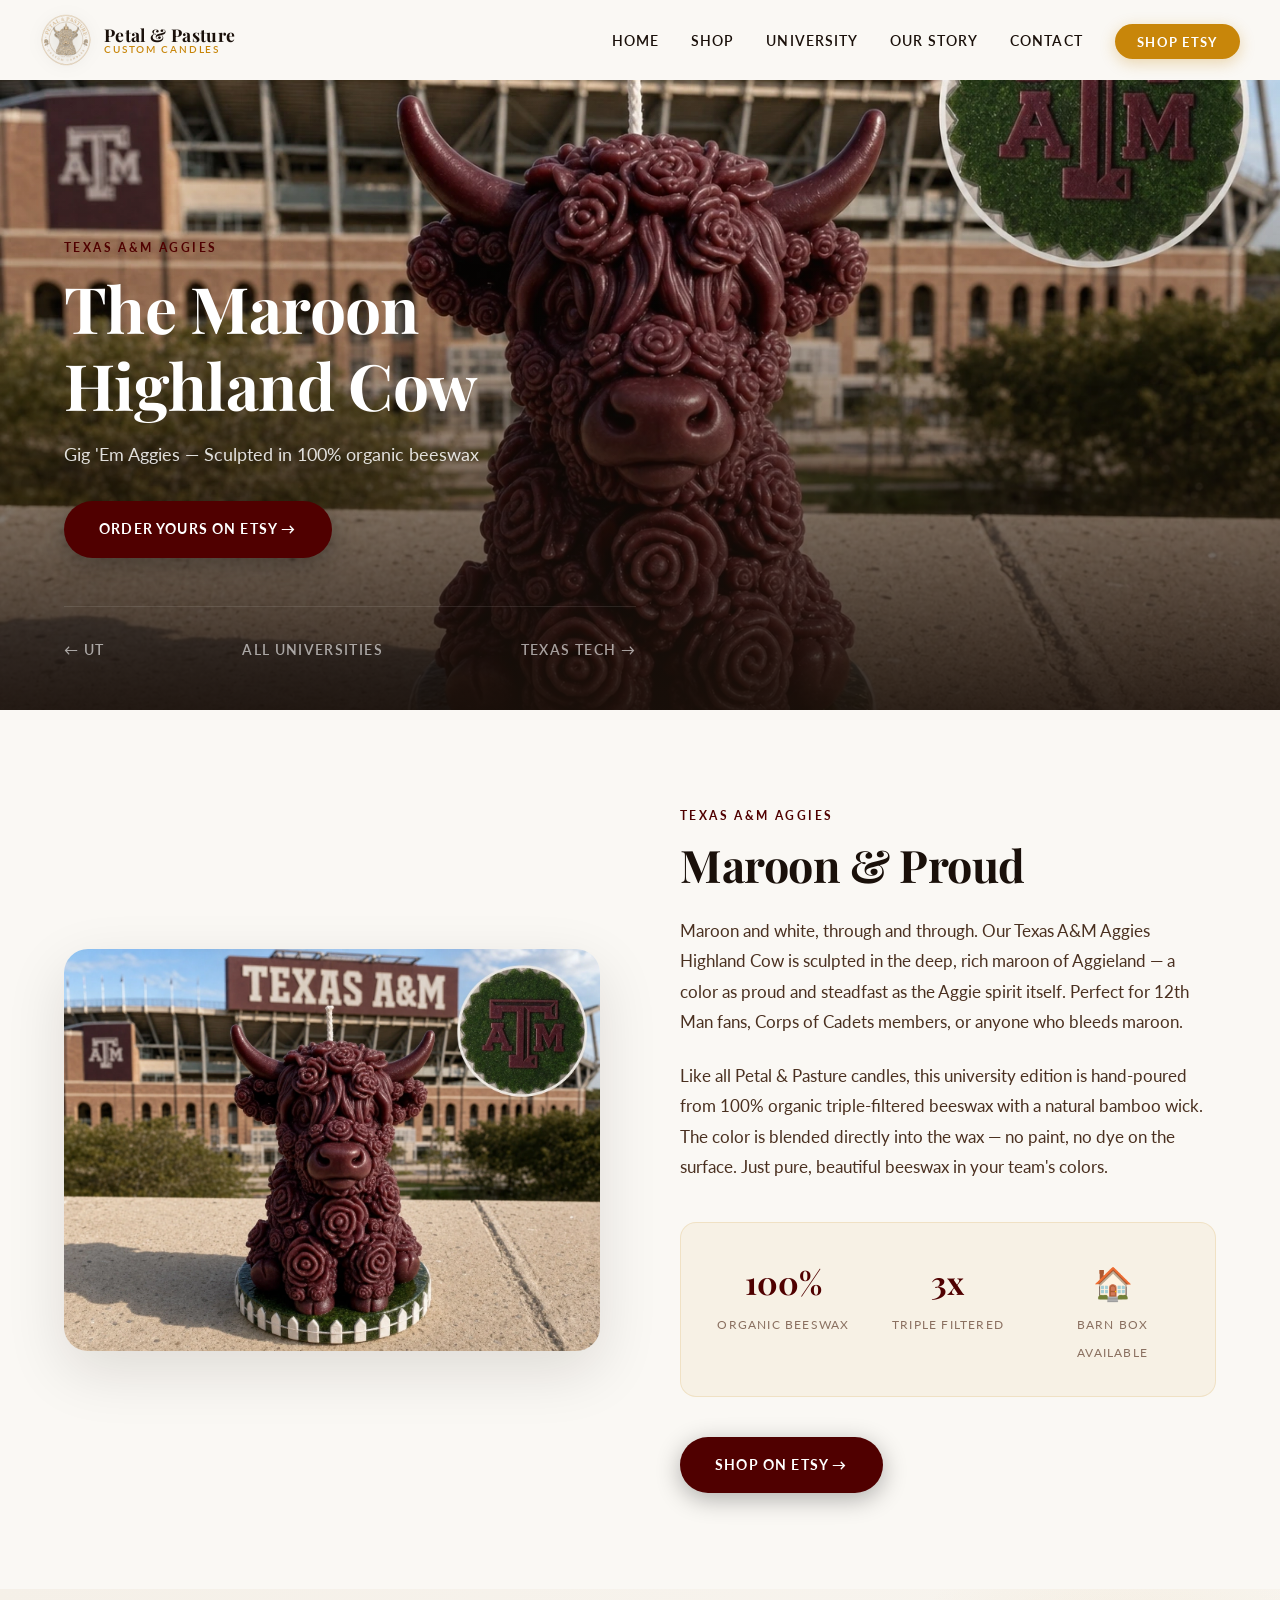
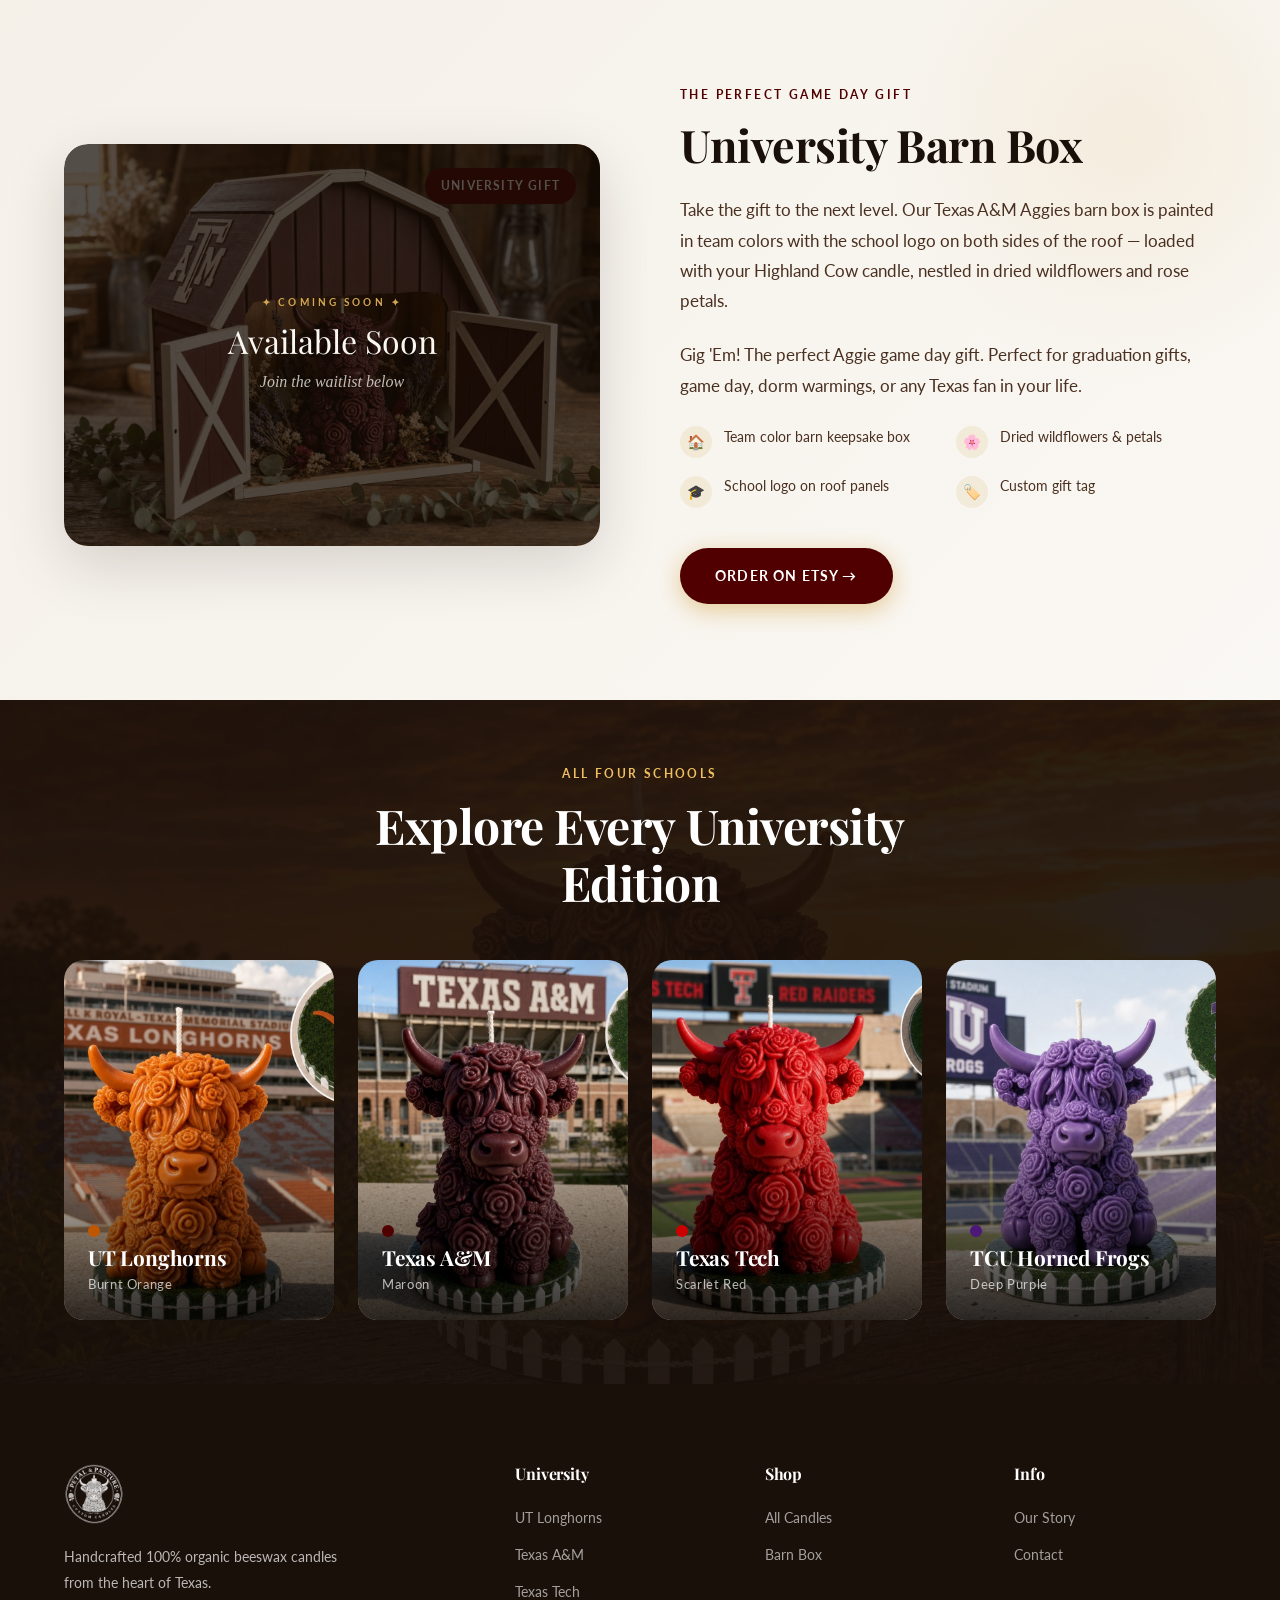
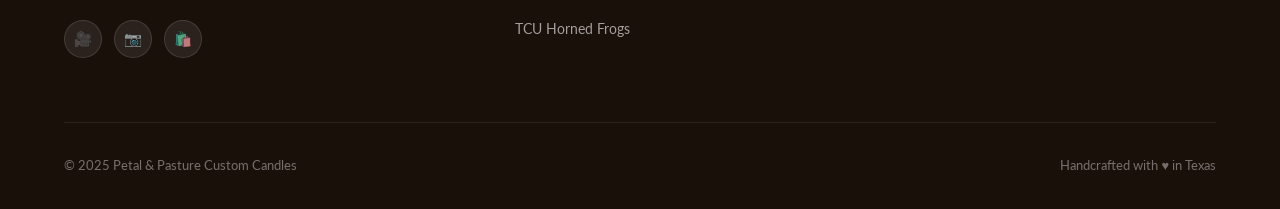
<file: university-am.html>
<!DOCTYPE html>
<html lang="en">
<head>
<meta charset="UTF-8">
<meta name="viewport" content="width=device-width, initial-scale=1.0">
<title>Texas A&amp;M Aggies Highland Cow Candle | Petal &amp; Pasture</title>
<meta name="description" content="Show your Aggie spirit with our deep maroon Highland Cow beeswax candle. Gig 'Em! Perfect for A&M fans, game day gifts, and dorm decor.">
<link rel="preconnect" href="https://fonts.googleapis.com">
<link href="https://fonts.googleapis.com/css2?family=Playfair+Display:wght@400;600;700;800&family=Lato:wght@300;400;600;700&display=swap" rel="stylesheet">
<link rel="stylesheet" href="styles.css">
<link rel="icon" type="image/png" href="images/logo_transparent.png">
<style>
.uni-accent { color: #500000; }
.uni-btn { background: #500000; color: #fff; padding: 1rem 2.2rem; border-radius: 50px; font-size: 0.9rem; font-weight: 700; letter-spacing: 0.08em; text-transform: uppercase; display: inline-flex; align-items: center; gap: 0.5rem; transition: all 0.4s ease; box-shadow: 0 6px 25px rgba(0,0,0,0.3); }
.uni-btn:hover { opacity: 0.9; transform: translateY(-3px); box-shadow: 0 12px 35px rgba(0,0,0,0.4); }
.uni-nav { display: flex; justify-content: space-between; align-items: center; margin-top: 3rem; padding-top: 2rem; border-top: 1px solid rgba(255,255,255,0.1); }
.uni-nav a { color: rgba(255,255,255,0.6); font-size: 0.85rem; font-weight: 600; letter-spacing: 0.1em; text-transform: uppercase; transition: color 0.3s ease; }
.uni-nav a:hover { color: #fff; }
</style>
</head>
<body>
<nav class="nav scrolled" id="nav">
  <a href="index.html" class="nav-logo">
    <img src="images/logo_transparent.png" alt="Petal &amp; Pasture">
    <div class="nav-logo-text">
      <span class="brand-name">Petal &amp; Pasture</span>
      <span class="brand-sub">Custom Candles</span>
    </div>
  </a>
  <ul class="nav-links">
    <li><a href="index.html">Home</a></li>
    <li><a href="products.html">Shop</a></li>
    <li><a href="university.html">University</a></li>
    <li><a href="about.html">Our Story</a></li>
    <li><a href="contact.html">Contact</a></li>
    <li><a href="https://www.etsy.com/shop/PetalAndPastureCandles" target="_blank" class="nav-cta">Shop Etsy</a></li>
  </ul>
  <div class="nav-hamburger" id="hamburger"><span></span><span></span><span></span></div>
</nav>
<div class="mobile-menu" id="mobile-menu">
  <span class="mobile-menu-close" id="mobile-close">&#x2715;</span>
  <a href="index.html">Home</a>
  <a href="products.html">Shop</a>
  <a href="university.html">University</a>
  <a href="about.html">Our Story</a>
  <a href="contact.html">Contact</a>
  <a href="https://www.etsy.com/shop/PetalAndPastureCandles" target="_blank">Shop Etsy</a>
</div>

<div class="uni-hero" style="margin-top:var(--nav-h)">
  <img src="images/uni_am_v2.webp" alt="Texas A&amp;M Aggies Highland Cow Candle">
  <div class="uni-hero-overlay"></div>
  <div class="uni-hero-content">
    <span class="eyebrow" style="color:#500000">Texas A&amp;M Aggies</span>
    <h1 style="color:#fff; font-size:clamp(2.5rem,5vw,4rem); margin-bottom:1rem;">The Maroon Highland Cow</h1>
    <p style="color:rgba(255,255,255,0.85); font-size:1.1rem; margin-bottom:2rem;">Gig 'Em Aggies — Sculpted in 100% organic beeswax</p>
    <a href="https://www.etsy.com/shop/PetalAndPastureCandles" target="_blank" class="uni-btn">Order Yours on Etsy &#x2192;</a>
    <div class="uni-nav">
      <a href="university-ut.html">&#x2190; UT</a>
      <a href="university.html">All Universities</a>
      <a href="university-tt.html">Texas Tech &#x2192;</a>
    </div>
  </div>
</div>

<section class="section artisan-section">
  <div class="artisan-inner">
    <div class="artisan-image reveal">
      <img src="images/uni_am_v2.webp" alt="Texas A&amp;M Aggies Highland Cow Candle detail" loading="lazy">
    </div>
    <div class="artisan-text reveal reveal-delay-1">
      <span class="eyebrow uni-accent">Texas A&amp;M Aggies</span>
      <h2>Maroon &amp; Proud</h2>
      <p>Maroon and white, through and through. Our Texas A&M Aggies Highland Cow is sculpted in the deep, rich maroon of Aggieland — a color as proud and steadfast as the Aggie spirit itself. Perfect for 12th Man fans, Corps of Cadets members, or anyone who bleeds maroon.</p>
      <p>Like all Petal &amp; Pasture candles, this university edition is hand-poured from 100% organic triple-filtered beeswax with a natural bamboo wick. The color is blended directly into the wax — no paint, no dye on the surface. Just pure, beautiful beeswax in your team's colors.</p>
      <div class="artisan-stats">
        <div class="artisan-stat">
          <span class="stat-number" style="color:#500000">100%</span>
          <span class="stat-label">Organic Beeswax</span>
        </div>
        <div class="artisan-stat">
          <span class="stat-number" style="color:#500000">3x</span>
          <span class="stat-label">Triple Filtered</span>
        </div>
        <div class="artisan-stat">
          <span class="stat-number" style="color:#500000">&#x1F3E0;</span>
          <span class="stat-label">Barn Box Available</span>
        </div>
      </div>
      <a href="https://www.etsy.com/shop/PetalAndPastureCandles" target="_blank" class="uni-btn">Shop on Etsy &#x2192;</a>
    </div>
  </div>
</section>


<section class="section barn-box-section">
  <div class="barn-box-inner">
    <div class="barn-box-image reveal" style="position:relative;">
      <img src="images/barn_box_am_v2.webp" alt="Texas A&M Aggies University Barn Box" loading="lazy">
      <span class="barn-box-badge" style="background:#500000">University Gift</span>
      <div style="position:absolute; inset:0; background:rgba(20,12,5,0.72); display:flex; flex-direction:column; align-items:center; justify-content:center; border-radius:inherit;">
        <p style="font-family:'Lato',sans-serif; font-size:0.65rem; font-weight:700; letter-spacing:0.3em; text-transform:uppercase; color:#D4A853; margin:0 0 10px;">&#x2726; Coming Soon &#x2726;</p>
        <p style="font-family:'Playfair Display',serif; font-size:clamp(1.4rem,3vw,2rem); font-weight:400; color:#faf7f2; margin:0 0 8px; text-align:center; line-height:1.2;">Available Soon</p>
        <p style="font-family:'Cormorant Garamond',serif; font-size:1rem; font-style:italic; color:rgba(250,247,242,0.75); margin:0; text-align:center;">Join the waitlist below</p>
      </div>
    </div>
    <div class="barn-box-text reveal reveal-delay-1">
      <span class="eyebrow" style="color:#500000">The Perfect Game Day Gift</span>
      <h2>University Barn Box</h2>
      <p>Take the gift to the next level. Our Texas A&M Aggies barn box is painted in team colors with the school logo on both sides of the roof — loaded with your Highland Cow candle, nestled in dried wildflowers and rose petals.</p>
      <p>Gig 'Em! The perfect Aggie game day gift. Perfect for graduation gifts, game day, dorm warmings, or any Texas fan in your life.</p>
      <div class="barn-box-perks">
        <div class="barn-box-perk"><div class="barn-box-perk-icon">&#x1F3E0;</div><span>Team color barn keepsake box</span></div>
        <div class="barn-box-perk"><div class="barn-box-perk-icon">&#x1F338;</div><span>Dried wildflowers &amp; petals</span></div>
        <div class="barn-box-perk"><div class="barn-box-perk-icon">&#x1F393;</div><span>School logo on roof panels</span></div>
        <div class="barn-box-perk"><div class="barn-box-perk-icon">&#x1F3F7;&#xFE0F;</div><span>Custom gift tag</span></div>
      </div>
      <a href="https://www.etsy.com/shop/PetalAndPastureCandles" target="_blank" class="btn-primary" style="background:#500000; border-color:#500000">Order on Etsy &#x2192;</a>
    </div>
  </div>
</section>

<section class="section university-section" style="padding:4rem 5vw;">
  <div class="university-inner">
    <div class="section-header reveal" style="text-align:center; margin:0 auto 3rem;">
      <span class="eyebrow" style="color:var(--gold-light)">All Four Schools</span>
      <h2 style="color:var(--white)">Explore Every University Edition</h2>
    </div>
    <div class="university-grid">
      <a href="university-ut.html" class="uni-card reveal">
        <img src="images/uni_ut_v2.webp" alt="UT Longhorns" loading="lazy">
        <div class="uni-card-overlay"><div class="uni-card-color" style="background:#BF5700;"></div><h3>UT Longhorns</h3><p>Burnt Orange</p></div>
      </a>
      <a href="university-am.html" class="uni-card reveal reveal-delay-1">
        <img src="images/uni_am_v2.webp" alt="Texas A&M" loading="lazy">
        <div class="uni-card-overlay"><div class="uni-card-color" style="background:#500000;"></div><h3>Texas A&amp;M</h3><p>Maroon</p></div>
      </a>
      <a href="university-tt.html" class="uni-card reveal reveal-delay-2">
        <img src="images/uni_tt_v2.webp" alt="Texas Tech" loading="lazy">
        <div class="uni-card-overlay"><div class="uni-card-color" style="background:#CC0000;"></div><h3>Texas Tech</h3><p>Scarlet Red</p></div>
      </a>
      <a href="university-tcu.html" class="uni-card reveal reveal-delay-3">
        <img src="images/uni_tcu_v2.webp" alt="TCU" loading="lazy">
        <div class="uni-card-overlay"><div class="uni-card-color" style="background:#4D1979;"></div><h3>TCU Horned Frogs</h3><p>Deep Purple</p></div>
      </a>
    </div>
  </div>
</section>

<footer class="footer">
  <div class="footer-grid">
    <div class="footer-brand">
      <img src="images/logo_transparent.png" alt="Petal and Pasture Custom Candles">
      <p>Handcrafted 100% organic beeswax candles from the heart of Texas.</p>
      <div class="footer-social">
        <a href="https://www.tiktok.com/@petalpasturecandleco" target="_blank" class="footer-social-link">&#x1F3A5;</a>
        <a href="https://www.instagram.com/petalpasturecandleco" target="_blank" class="footer-social-link">&#x1F4F7;</a>
        <a href="https://www.etsy.com/shop/PetalAndPastureCandles" target="_blank" class="footer-social-link">&#x1F6CD;&#xFE0F;</a>
      </div>
    </div>
    <div class="footer-col"><h4>University</h4><ul class="footer-links"><li><a href="university-ut.html">UT Longhorns</a></li><li><a href="university-am.html">Texas A&amp;M</a></li><li><a href="university-tt.html">Texas Tech</a></li><li><a href="university-tcu.html">TCU Horned Frogs</a></li></ul></div>
    <div class="footer-col"><h4>Shop</h4><ul class="footer-links"><li><a href="products.html">All Candles</a></li><li><a href="index.html#gift">Barn Box</a></li></ul></div>
    <div class="footer-col"><h4>Info</h4><ul class="footer-links"><li><a href="about.html">Our Story</a></li><li><a href="contact.html">Contact</a></li></ul></div>
  </div>
  <div class="footer-bottom">
    <span>&copy; 2025 Petal &amp; Pasture Custom Candles</span>
    <span>Handcrafted with &#x2665; in Texas</span>
  </div>
</footer>
<script src="main.js"></script>
</body>
</html>
</file>
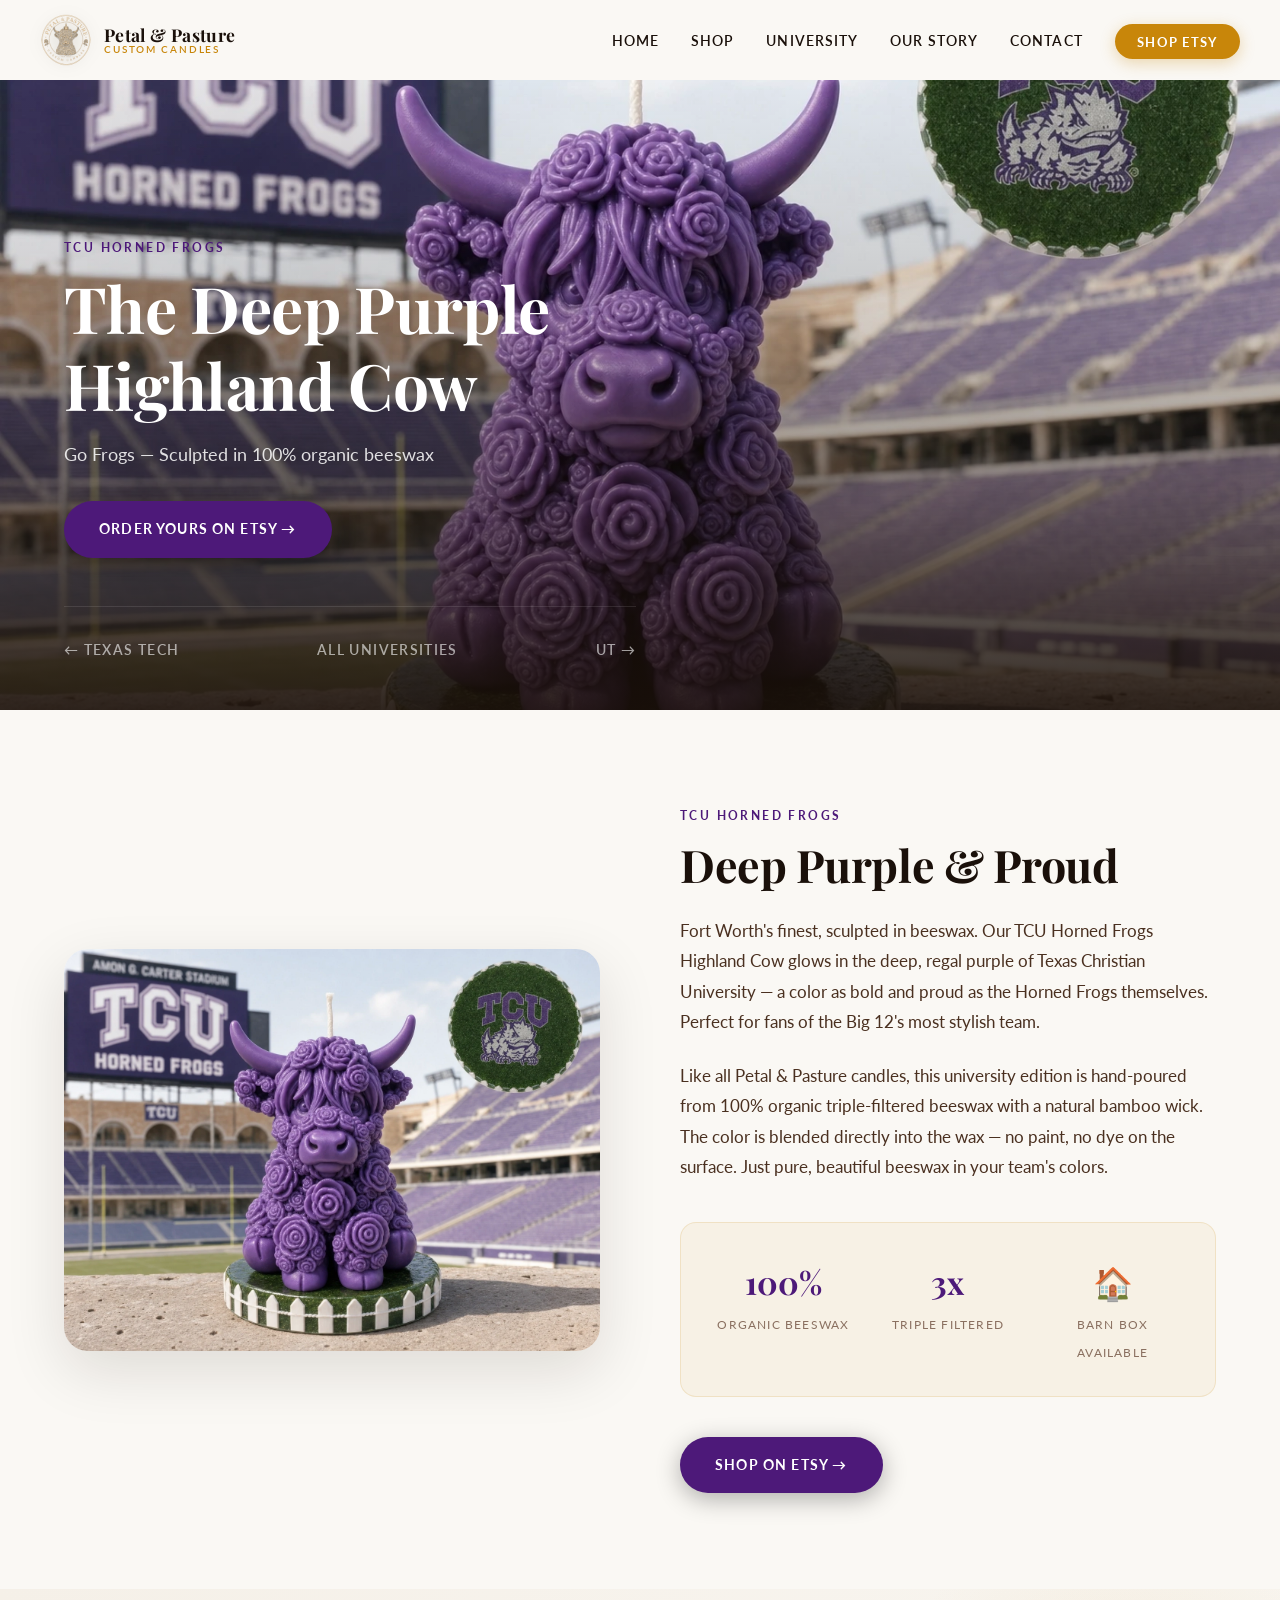
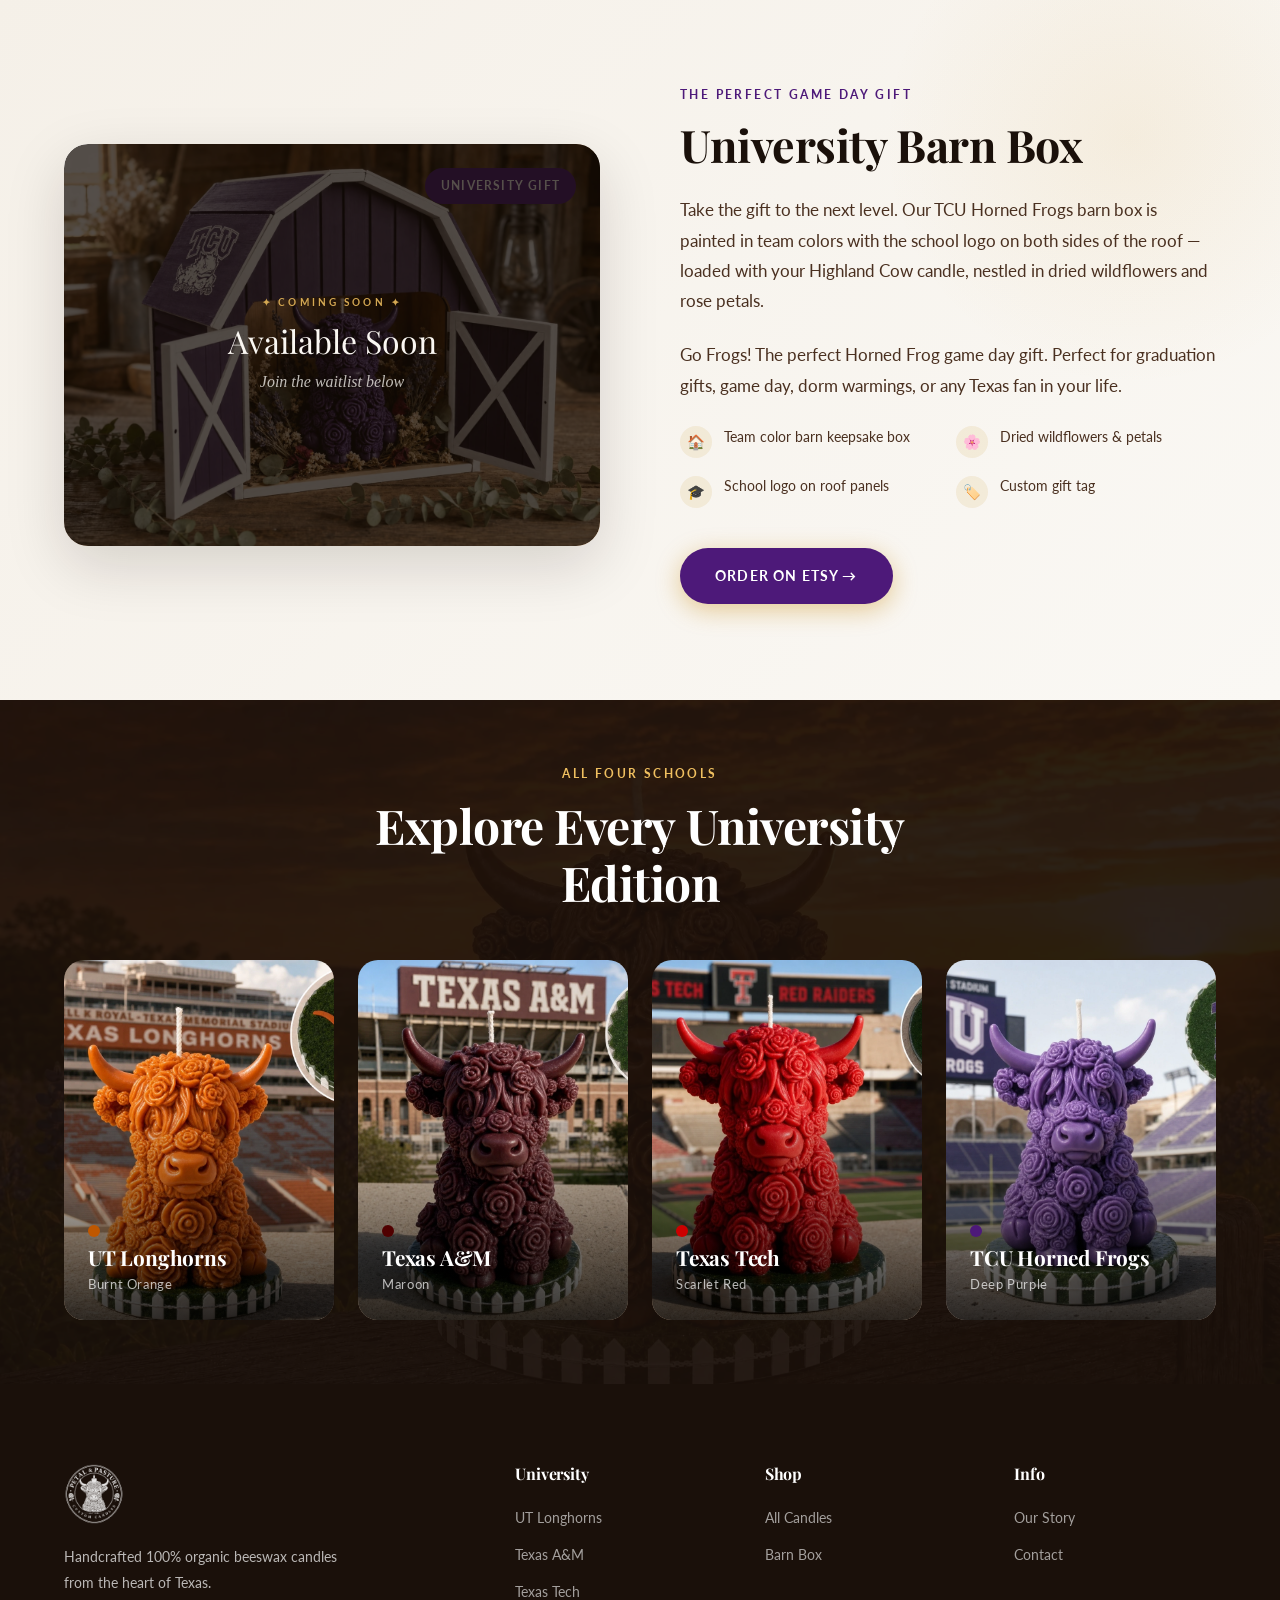
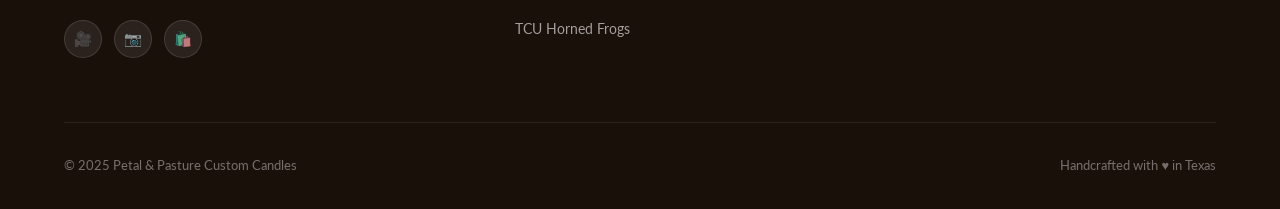
<file: university-tcu.html>
<!DOCTYPE html>
<html lang="en">
<head>
<meta charset="UTF-8">
<meta name="viewport" content="width=device-width, initial-scale=1.0">
<title>TCU Horned Frogs Highland Cow Candle | Petal &amp; Pasture</title>
<meta name="description" content="Show your Horned Frog pride with our deep purple Highland Cow beeswax candle. Go Frogs! Perfect for TCU fans, game day gifts, and dorm decor.">
<link rel="preconnect" href="https://fonts.googleapis.com">
<link href="https://fonts.googleapis.com/css2?family=Playfair+Display:wght@400;600;700;800&family=Lato:wght@300;400;600;700&display=swap" rel="stylesheet">
<link rel="stylesheet" href="styles.css">
<link rel="icon" type="image/png" href="images/logo_transparent.png">
<style>
.uni-accent { color: #4D1979; }
.uni-btn { background: #4D1979; color: #fff; padding: 1rem 2.2rem; border-radius: 50px; font-size: 0.9rem; font-weight: 700; letter-spacing: 0.08em; text-transform: uppercase; display: inline-flex; align-items: center; gap: 0.5rem; transition: all 0.4s ease; box-shadow: 0 6px 25px rgba(0,0,0,0.3); }
.uni-btn:hover { opacity: 0.9; transform: translateY(-3px); box-shadow: 0 12px 35px rgba(0,0,0,0.4); }
.uni-nav { display: flex; justify-content: space-between; align-items: center; margin-top: 3rem; padding-top: 2rem; border-top: 1px solid rgba(255,255,255,0.1); }
.uni-nav a { color: rgba(255,255,255,0.6); font-size: 0.85rem; font-weight: 600; letter-spacing: 0.1em; text-transform: uppercase; transition: color 0.3s ease; }
.uni-nav a:hover { color: #fff; }
</style>
</head>
<body>
<nav class="nav scrolled" id="nav">
  <a href="index.html" class="nav-logo">
    <img src="images/logo_transparent.png" alt="Petal &amp; Pasture">
    <div class="nav-logo-text">
      <span class="brand-name">Petal &amp; Pasture</span>
      <span class="brand-sub">Custom Candles</span>
    </div>
  </a>
  <ul class="nav-links">
    <li><a href="index.html">Home</a></li>
    <li><a href="products.html">Shop</a></li>
    <li><a href="university.html">University</a></li>
    <li><a href="about.html">Our Story</a></li>
    <li><a href="contact.html">Contact</a></li>
    <li><a href="https://www.etsy.com/shop/PetalAndPastureCandles" target="_blank" class="nav-cta">Shop Etsy</a></li>
  </ul>
  <div class="nav-hamburger" id="hamburger"><span></span><span></span><span></span></div>
</nav>
<div class="mobile-menu" id="mobile-menu">
  <span class="mobile-menu-close" id="mobile-close">&#x2715;</span>
  <a href="index.html">Home</a>
  <a href="products.html">Shop</a>
  <a href="university.html">University</a>
  <a href="about.html">Our Story</a>
  <a href="contact.html">Contact</a>
  <a href="https://www.etsy.com/shop/PetalAndPastureCandles" target="_blank">Shop Etsy</a>
</div>

<div class="uni-hero" style="margin-top:var(--nav-h)">
  <img src="images/uni_tcu_v2.webp" alt="TCU Horned Frogs Highland Cow Candle">
  <div class="uni-hero-overlay"></div>
  <div class="uni-hero-content">
    <span class="eyebrow" style="color:#4D1979">TCU Horned Frogs</span>
    <h1 style="color:#fff; font-size:clamp(2.5rem,5vw,4rem); margin-bottom:1rem;">The Deep Purple Highland Cow</h1>
    <p style="color:rgba(255,255,255,0.85); font-size:1.1rem; margin-bottom:2rem;">Go Frogs — Sculpted in 100% organic beeswax</p>
    <a href="https://www.etsy.com/shop/PetalAndPastureCandles" target="_blank" class="uni-btn">Order Yours on Etsy &#x2192;</a>
    <div class="uni-nav">
      <a href="university-tt.html">&#x2190; Texas Tech</a>
      <a href="university.html">All Universities</a>
      <a href="university-ut.html">UT &#x2192;</a>
    </div>
  </div>
</div>

<section class="section artisan-section">
  <div class="artisan-inner">
    <div class="artisan-image reveal">
      <img src="images/uni_tcu_v2.webp" alt="TCU Horned Frogs Highland Cow Candle detail" loading="lazy">
    </div>
    <div class="artisan-text reveal reveal-delay-1">
      <span class="eyebrow uni-accent">TCU Horned Frogs</span>
      <h2>Deep Purple &amp; Proud</h2>
      <p>Fort Worth's finest, sculpted in beeswax. Our TCU Horned Frogs Highland Cow glows in the deep, regal purple of Texas Christian University — a color as bold and proud as the Horned Frogs themselves. Perfect for fans of the Big 12's most stylish team.</p>
      <p>Like all Petal &amp; Pasture candles, this university edition is hand-poured from 100% organic triple-filtered beeswax with a natural bamboo wick. The color is blended directly into the wax — no paint, no dye on the surface. Just pure, beautiful beeswax in your team's colors.</p>
      <div class="artisan-stats">
        <div class="artisan-stat">
          <span class="stat-number" style="color:#4D1979">100%</span>
          <span class="stat-label">Organic Beeswax</span>
        </div>
        <div class="artisan-stat">
          <span class="stat-number" style="color:#4D1979">3x</span>
          <span class="stat-label">Triple Filtered</span>
        </div>
        <div class="artisan-stat">
          <span class="stat-number" style="color:#4D1979">&#x1F3E0;</span>
          <span class="stat-label">Barn Box Available</span>
        </div>
      </div>
      <a href="https://www.etsy.com/shop/PetalAndPastureCandles" target="_blank" class="uni-btn">Shop on Etsy &#x2192;</a>
    </div>
  </div>
</section>


<section class="section barn-box-section">
  <div class="barn-box-inner">
    <div class="barn-box-image reveal" style="position:relative;">
      <img src="images/barn_box_tcu_v2.webp" alt="TCU Horned Frogs University Barn Box" loading="lazy">
      <span class="barn-box-badge" style="background:#4D1979">University Gift</span>
      <div style="position:absolute; inset:0; background:rgba(20,12,5,0.72); display:flex; flex-direction:column; align-items:center; justify-content:center; border-radius:inherit;">
        <p style="font-family:'Lato',sans-serif; font-size:0.65rem; font-weight:700; letter-spacing:0.3em; text-transform:uppercase; color:#D4A853; margin:0 0 10px;">&#x2726; Coming Soon &#x2726;</p>
        <p style="font-family:'Playfair Display',serif; font-size:clamp(1.4rem,3vw,2rem); font-weight:400; color:#faf7f2; margin:0 0 8px; text-align:center; line-height:1.2;">Available Soon</p>
        <p style="font-family:'Cormorant Garamond',serif; font-size:1rem; font-style:italic; color:rgba(250,247,242,0.75); margin:0; text-align:center;">Join the waitlist below</p>
      </div>
    </div>
    <div class="barn-box-text reveal reveal-delay-1">
      <span class="eyebrow" style="color:#4D1979">The Perfect Game Day Gift</span>
      <h2>University Barn Box</h2>
      <p>Take the gift to the next level. Our TCU Horned Frogs barn box is painted in team colors with the school logo on both sides of the roof — loaded with your Highland Cow candle, nestled in dried wildflowers and rose petals.</p>
      <p>Go Frogs! The perfect Horned Frog game day gift. Perfect for graduation gifts, game day, dorm warmings, or any Texas fan in your life.</p>
      <div class="barn-box-perks">
        <div class="barn-box-perk"><div class="barn-box-perk-icon">&#x1F3E0;</div><span>Team color barn keepsake box</span></div>
        <div class="barn-box-perk"><div class="barn-box-perk-icon">&#x1F338;</div><span>Dried wildflowers &amp; petals</span></div>
        <div class="barn-box-perk"><div class="barn-box-perk-icon">&#x1F393;</div><span>School logo on roof panels</span></div>
        <div class="barn-box-perk"><div class="barn-box-perk-icon">&#x1F3F7;&#xFE0F;</div><span>Custom gift tag</span></div>
      </div>
      <a href="https://www.etsy.com/shop/PetalAndPastureCandles" target="_blank" class="btn-primary" style="background:#4D1979; border-color:#4D1979">Order on Etsy &#x2192;</a>
    </div>
  </div>
</section>

<section class="section university-section" style="padding:4rem 5vw;">
  <div class="university-inner">
    <div class="section-header reveal" style="text-align:center; margin:0 auto 3rem;">
      <span class="eyebrow" style="color:var(--gold-light)">All Four Schools</span>
      <h2 style="color:var(--white)">Explore Every University Edition</h2>
    </div>
    <div class="university-grid">
      <a href="university-ut.html" class="uni-card reveal">
        <img src="images/uni_ut_v2.webp" alt="UT Longhorns" loading="lazy">
        <div class="uni-card-overlay"><div class="uni-card-color" style="background:#BF5700;"></div><h3>UT Longhorns</h3><p>Burnt Orange</p></div>
      </a>
      <a href="university-am.html" class="uni-card reveal reveal-delay-1">
        <img src="images/uni_am_v2.webp" alt="Texas A&M" loading="lazy">
        <div class="uni-card-overlay"><div class="uni-card-color" style="background:#500000;"></div><h3>Texas A&amp;M</h3><p>Maroon</p></div>
      </a>
      <a href="university-tt.html" class="uni-card reveal reveal-delay-2">
        <img src="images/uni_tt_v2.webp" alt="Texas Tech" loading="lazy">
        <div class="uni-card-overlay"><div class="uni-card-color" style="background:#CC0000;"></div><h3>Texas Tech</h3><p>Scarlet Red</p></div>
      </a>
      <a href="university-tcu.html" class="uni-card reveal reveal-delay-3">
        <img src="images/uni_tcu_v2.webp" alt="TCU" loading="lazy">
        <div class="uni-card-overlay"><div class="uni-card-color" style="background:#4D1979;"></div><h3>TCU Horned Frogs</h3><p>Deep Purple</p></div>
      </a>
    </div>
  </div>
</section>

<footer class="footer">
  <div class="footer-grid">
    <div class="footer-brand">
      <img src="images/logo_transparent.png" alt="Petal and Pasture Custom Candles">
      <p>Handcrafted 100% organic beeswax candles from the heart of Texas.</p>
      <div class="footer-social">
        <a href="https://www.tiktok.com/@petalpasturecandleco" target="_blank" class="footer-social-link">&#x1F3A5;</a>
        <a href="https://www.instagram.com/petalpasturecandleco" target="_blank" class="footer-social-link">&#x1F4F7;</a>
        <a href="https://www.etsy.com/shop/PetalAndPastureCandles" target="_blank" class="footer-social-link">&#x1F6CD;&#xFE0F;</a>
      </div>
    </div>
    <div class="footer-col"><h4>University</h4><ul class="footer-links"><li><a href="university-ut.html">UT Longhorns</a></li><li><a href="university-am.html">Texas A&amp;M</a></li><li><a href="university-tt.html">Texas Tech</a></li><li><a href="university-tcu.html">TCU Horned Frogs</a></li></ul></div>
    <div class="footer-col"><h4>Shop</h4><ul class="footer-links"><li><a href="products.html">All Candles</a></li><li><a href="index.html#gift">Barn Box</a></li></ul></div>
    <div class="footer-col"><h4>Info</h4><ul class="footer-links"><li><a href="about.html">Our Story</a></li><li><a href="contact.html">Contact</a></li></ul></div>
  </div>
  <div class="footer-bottom">
    <span>&copy; 2025 Petal &amp; Pasture Custom Candles</span>
    <span>Handcrafted with &#x2665; in Texas</span>
  </div>
</footer>
<script src="main.js"></script>
</body>
</html>
</file>
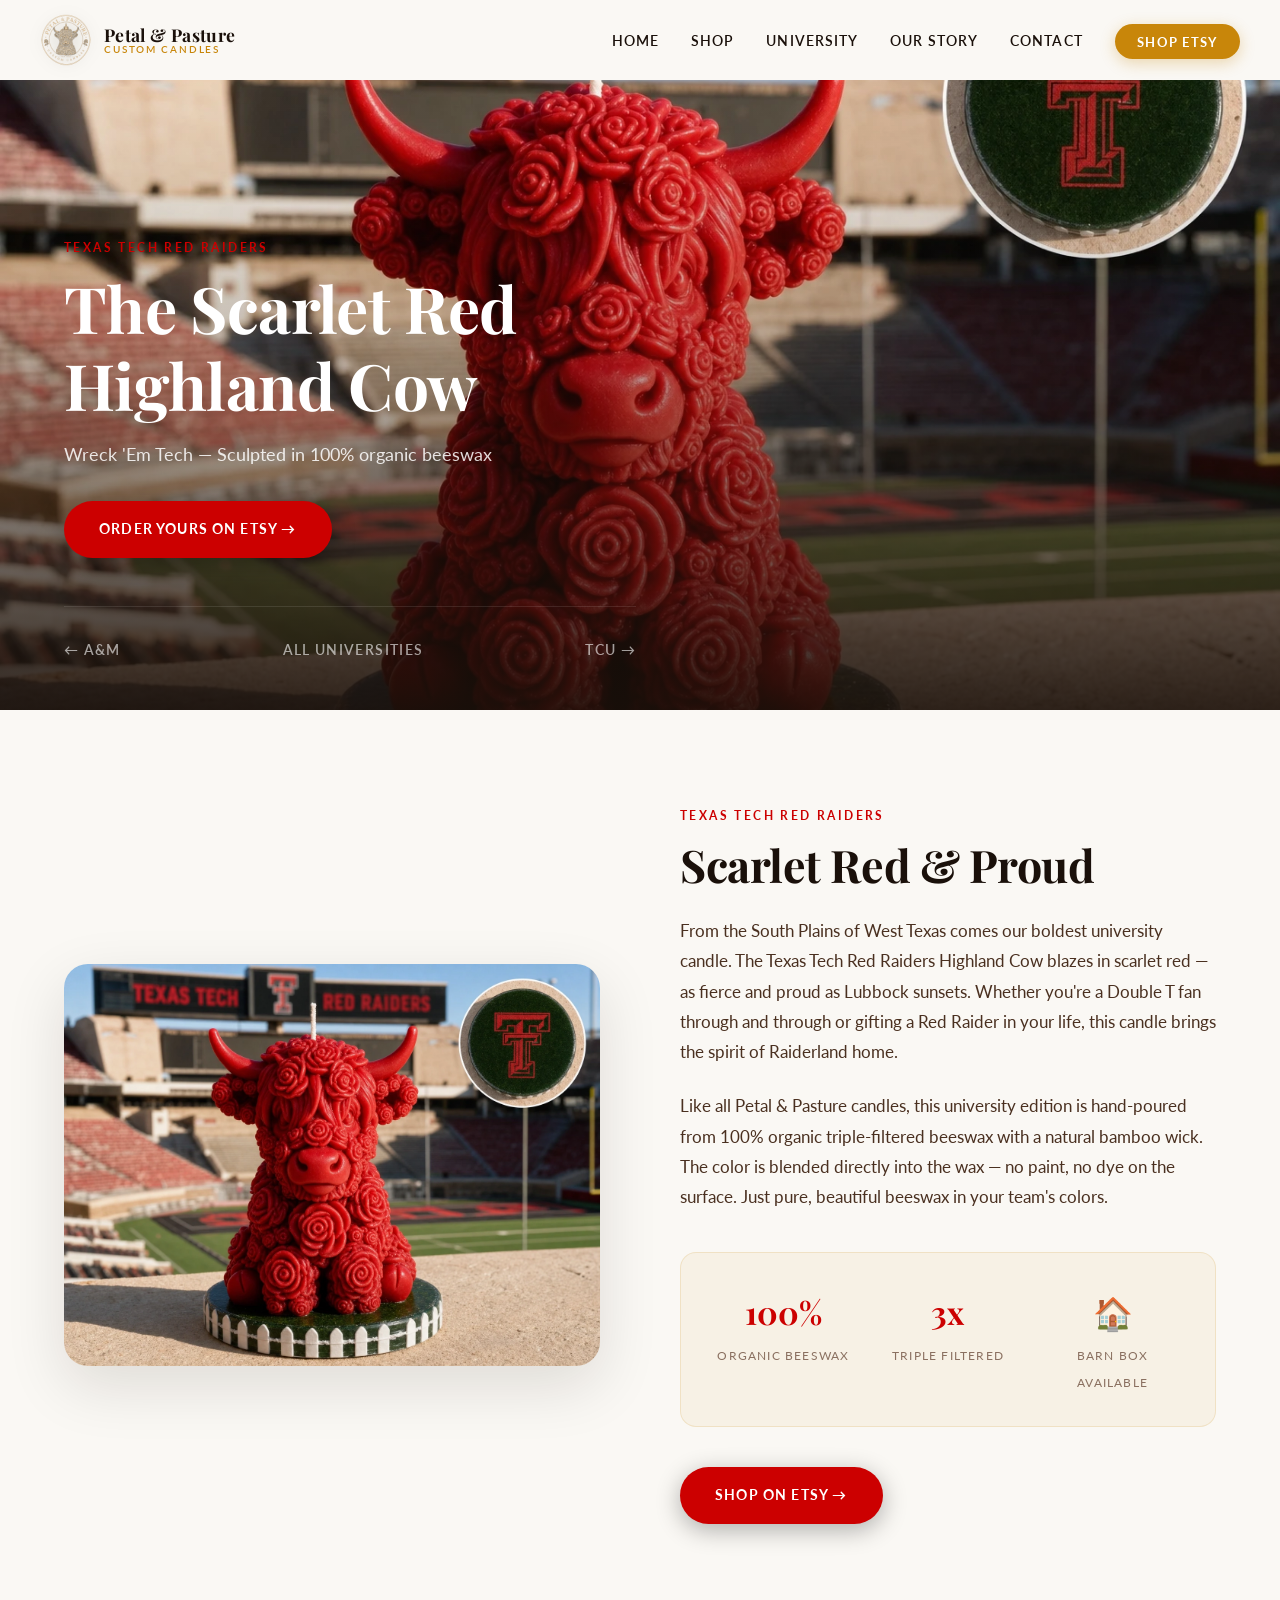
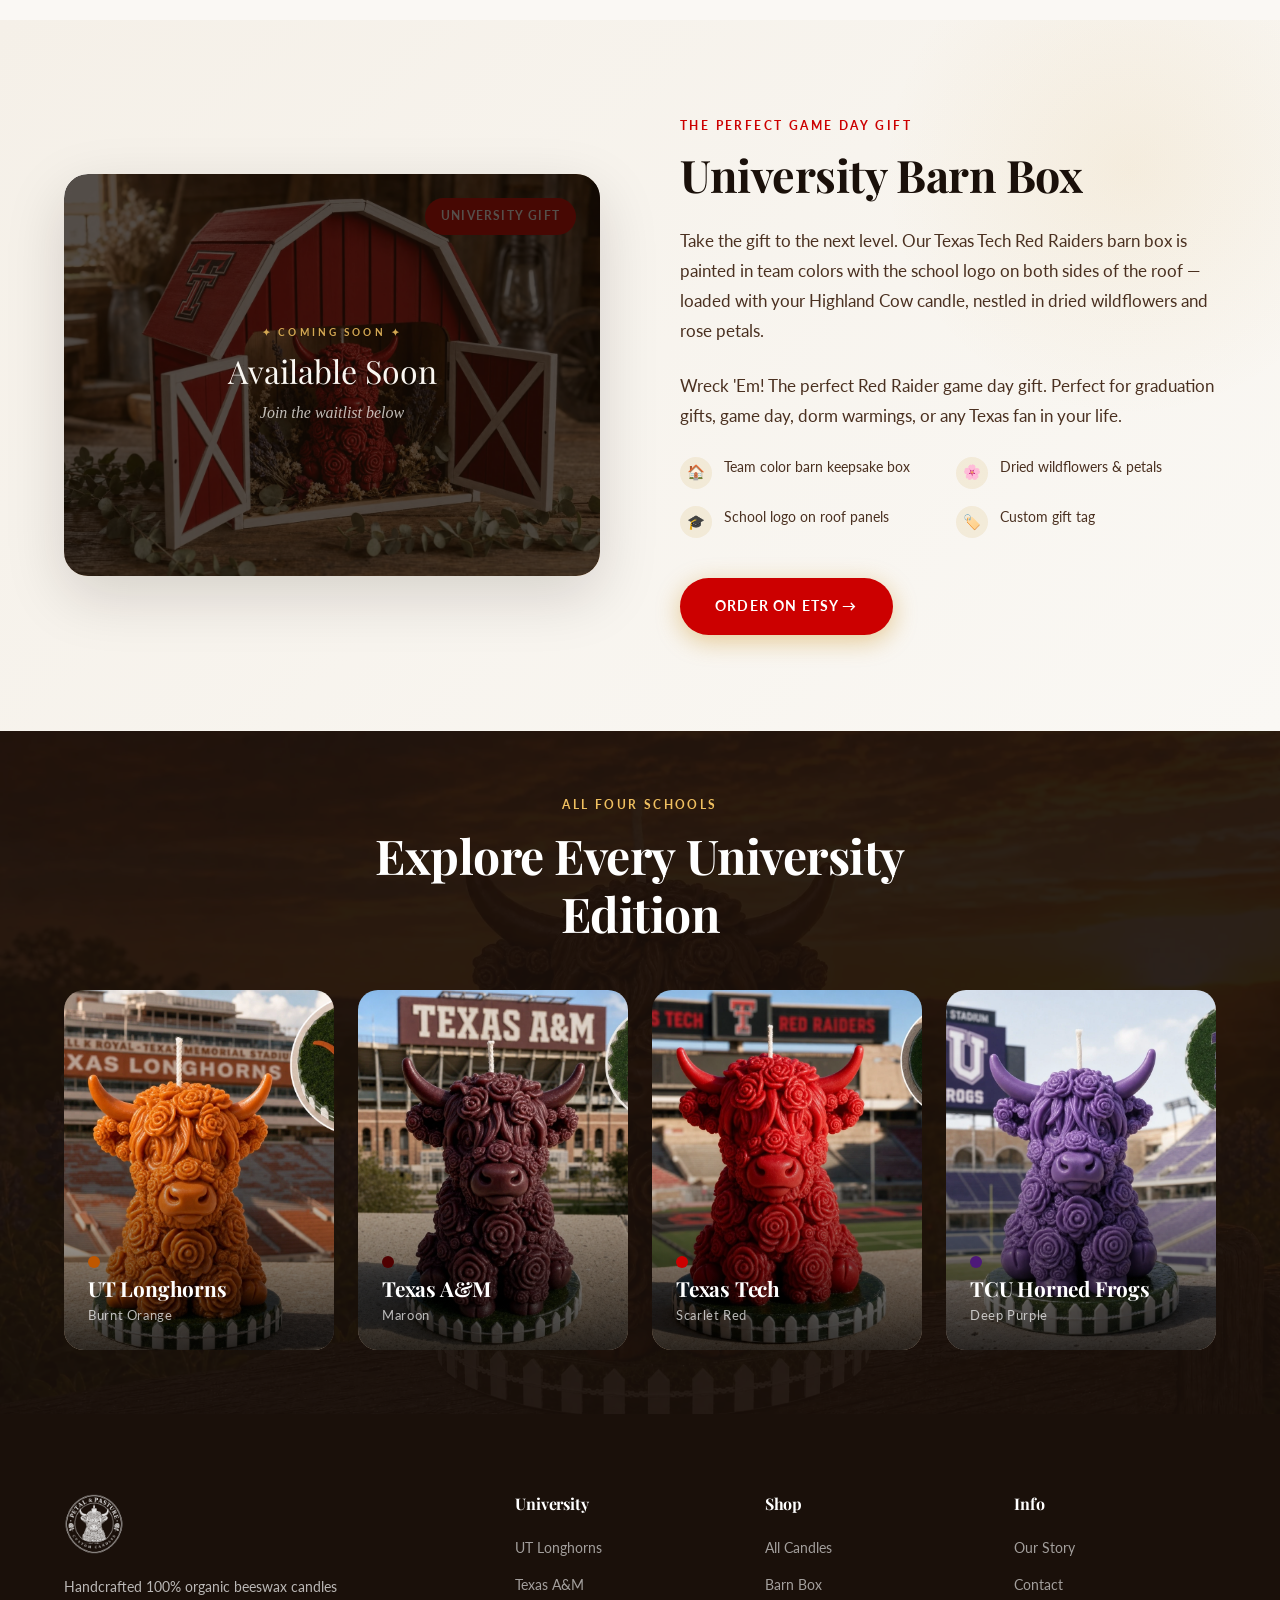
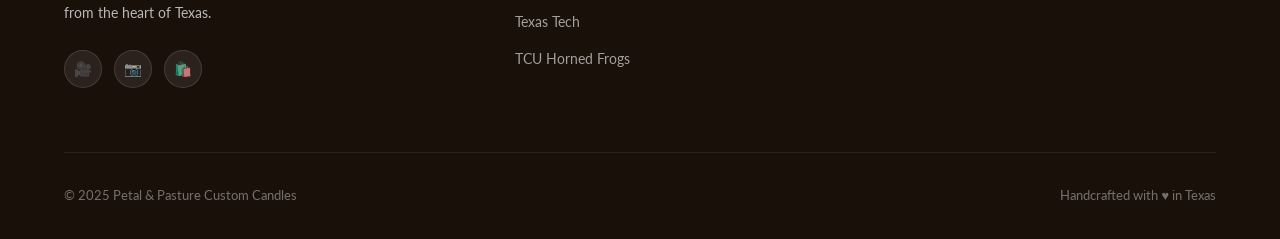
<file: university-tt.html>
<!DOCTYPE html>
<html lang="en">
<head>
<meta charset="UTF-8">
<meta name="viewport" content="width=device-width, initial-scale=1.0">
<title>Texas Tech Red Raiders Highland Cow Candle | Petal &amp; Pasture</title>
<meta name="description" content="Show your Red Raider pride with our scarlet Highland Cow beeswax candle. Wreck 'Em! Perfect for Texas Tech fans, game day gifts, and dorm decor.">
<link rel="preconnect" href="https://fonts.googleapis.com">
<link href="https://fonts.googleapis.com/css2?family=Playfair+Display:wght@400;600;700;800&family=Lato:wght@300;400;600;700&display=swap" rel="stylesheet">
<link rel="stylesheet" href="styles.css">
<link rel="icon" type="image/png" href="images/logo_transparent.png">
<style>
.uni-accent { color: #CC0000; }
.uni-btn { background: #CC0000; color: #fff; padding: 1rem 2.2rem; border-radius: 50px; font-size: 0.9rem; font-weight: 700; letter-spacing: 0.08em; text-transform: uppercase; display: inline-flex; align-items: center; gap: 0.5rem; transition: all 0.4s ease; box-shadow: 0 6px 25px rgba(0,0,0,0.3); }
.uni-btn:hover { opacity: 0.9; transform: translateY(-3px); box-shadow: 0 12px 35px rgba(0,0,0,0.4); }
.uni-nav { display: flex; justify-content: space-between; align-items: center; margin-top: 3rem; padding-top: 2rem; border-top: 1px solid rgba(255,255,255,0.1); }
.uni-nav a { color: rgba(255,255,255,0.6); font-size: 0.85rem; font-weight: 600; letter-spacing: 0.1em; text-transform: uppercase; transition: color 0.3s ease; }
.uni-nav a:hover { color: #fff; }
</style>
</head>
<body>
<nav class="nav scrolled" id="nav">
  <a href="index.html" class="nav-logo">
    <img src="images/logo_transparent.png" alt="Petal &amp; Pasture">
    <div class="nav-logo-text">
      <span class="brand-name">Petal &amp; Pasture</span>
      <span class="brand-sub">Custom Candles</span>
    </div>
  </a>
  <ul class="nav-links">
    <li><a href="index.html">Home</a></li>
    <li><a href="products.html">Shop</a></li>
    <li><a href="university.html">University</a></li>
    <li><a href="about.html">Our Story</a></li>
    <li><a href="contact.html">Contact</a></li>
    <li><a href="https://www.etsy.com/shop/PetalAndPastureCandles" target="_blank" class="nav-cta">Shop Etsy</a></li>
  </ul>
  <div class="nav-hamburger" id="hamburger"><span></span><span></span><span></span></div>
</nav>
<div class="mobile-menu" id="mobile-menu">
  <span class="mobile-menu-close" id="mobile-close">&#x2715;</span>
  <a href="index.html">Home</a>
  <a href="products.html">Shop</a>
  <a href="university.html">University</a>
  <a href="about.html">Our Story</a>
  <a href="contact.html">Contact</a>
  <a href="https://www.etsy.com/shop/PetalAndPastureCandles" target="_blank">Shop Etsy</a>
</div>

<div class="uni-hero" style="margin-top:var(--nav-h)">
  <img src="images/uni_tt_v2.webp" alt="Texas Tech Red Raiders Highland Cow Candle">
  <div class="uni-hero-overlay"></div>
  <div class="uni-hero-content">
    <span class="eyebrow" style="color:#CC0000">Texas Tech Red Raiders</span>
    <h1 style="color:#fff; font-size:clamp(2.5rem,5vw,4rem); margin-bottom:1rem;">The Scarlet Red Highland Cow</h1>
    <p style="color:rgba(255,255,255,0.85); font-size:1.1rem; margin-bottom:2rem;">Wreck 'Em Tech — Sculpted in 100% organic beeswax</p>
    <a href="https://www.etsy.com/shop/PetalAndPastureCandles" target="_blank" class="uni-btn">Order Yours on Etsy &#x2192;</a>
    <div class="uni-nav">
      <a href="university-am.html">&#x2190; A&amp;M</a>
      <a href="university.html">All Universities</a>
      <a href="university-tcu.html">TCU &#x2192;</a>
    </div>
  </div>
</div>

<section class="section artisan-section">
  <div class="artisan-inner">
    <div class="artisan-image reveal">
      <img src="images/uni_tt_v2.webp" alt="Texas Tech Red Raiders Highland Cow Candle detail" loading="lazy">
    </div>
    <div class="artisan-text reveal reveal-delay-1">
      <span class="eyebrow uni-accent">Texas Tech Red Raiders</span>
      <h2>Scarlet Red &amp; Proud</h2>
      <p>From the South Plains of West Texas comes our boldest university candle. The Texas Tech Red Raiders Highland Cow blazes in scarlet red — as fierce and proud as Lubbock sunsets. Whether you're a Double T fan through and through or gifting a Red Raider in your life, this candle brings the spirit of Raiderland home.</p>
      <p>Like all Petal &amp; Pasture candles, this university edition is hand-poured from 100% organic triple-filtered beeswax with a natural bamboo wick. The color is blended directly into the wax — no paint, no dye on the surface. Just pure, beautiful beeswax in your team's colors.</p>
      <div class="artisan-stats">
        <div class="artisan-stat">
          <span class="stat-number" style="color:#CC0000">100%</span>
          <span class="stat-label">Organic Beeswax</span>
        </div>
        <div class="artisan-stat">
          <span class="stat-number" style="color:#CC0000">3x</span>
          <span class="stat-label">Triple Filtered</span>
        </div>
        <div class="artisan-stat">
          <span class="stat-number" style="color:#CC0000">&#x1F3E0;</span>
          <span class="stat-label">Barn Box Available</span>
        </div>
      </div>
      <a href="https://www.etsy.com/shop/PetalAndPastureCandles" target="_blank" class="uni-btn">Shop on Etsy &#x2192;</a>
    </div>
  </div>
</section>


<section class="section barn-box-section">
  <div class="barn-box-inner">
    <div class="barn-box-image reveal" style="position:relative;">
      <img src="images/barn_box_tt_v2.webp" alt="Texas Tech Red Raiders University Barn Box" loading="lazy">
      <span class="barn-box-badge" style="background:#CC0000">University Gift</span>
      <div style="position:absolute; inset:0; background:rgba(20,12,5,0.72); display:flex; flex-direction:column; align-items:center; justify-content:center; border-radius:inherit;">
        <p style="font-family:'Lato',sans-serif; font-size:0.65rem; font-weight:700; letter-spacing:0.3em; text-transform:uppercase; color:#D4A853; margin:0 0 10px;">&#x2726; Coming Soon &#x2726;</p>
        <p style="font-family:'Playfair Display',serif; font-size:clamp(1.4rem,3vw,2rem); font-weight:400; color:#faf7f2; margin:0 0 8px; text-align:center; line-height:1.2;">Available Soon</p>
        <p style="font-family:'Cormorant Garamond',serif; font-size:1rem; font-style:italic; color:rgba(250,247,242,0.75); margin:0; text-align:center;">Join the waitlist below</p>
      </div>
    </div>
    <div class="barn-box-text reveal reveal-delay-1">
      <span class="eyebrow" style="color:#CC0000">The Perfect Game Day Gift</span>
      <h2>University Barn Box</h2>
      <p>Take the gift to the next level. Our Texas Tech Red Raiders barn box is painted in team colors with the school logo on both sides of the roof — loaded with your Highland Cow candle, nestled in dried wildflowers and rose petals.</p>
      <p>Wreck 'Em! The perfect Red Raider game day gift. Perfect for graduation gifts, game day, dorm warmings, or any Texas fan in your life.</p>
      <div class="barn-box-perks">
        <div class="barn-box-perk"><div class="barn-box-perk-icon">&#x1F3E0;</div><span>Team color barn keepsake box</span></div>
        <div class="barn-box-perk"><div class="barn-box-perk-icon">&#x1F338;</div><span>Dried wildflowers &amp; petals</span></div>
        <div class="barn-box-perk"><div class="barn-box-perk-icon">&#x1F393;</div><span>School logo on roof panels</span></div>
        <div class="barn-box-perk"><div class="barn-box-perk-icon">&#x1F3F7;&#xFE0F;</div><span>Custom gift tag</span></div>
      </div>
      <a href="https://www.etsy.com/shop/PetalAndPastureCandles" target="_blank" class="btn-primary" style="background:#CC0000; border-color:#CC0000">Order on Etsy &#x2192;</a>
    </div>
  </div>
</section>

<section class="section university-section" style="padding:4rem 5vw;">
  <div class="university-inner">
    <div class="section-header reveal" style="text-align:center; margin:0 auto 3rem;">
      <span class="eyebrow" style="color:var(--gold-light)">All Four Schools</span>
      <h2 style="color:var(--white)">Explore Every University Edition</h2>
    </div>
    <div class="university-grid">
      <a href="university-ut.html" class="uni-card reveal">
        <img src="images/uni_ut_v2.webp" alt="UT Longhorns" loading="lazy">
        <div class="uni-card-overlay"><div class="uni-card-color" style="background:#BF5700;"></div><h3>UT Longhorns</h3><p>Burnt Orange</p></div>
      </a>
      <a href="university-am.html" class="uni-card reveal reveal-delay-1">
        <img src="images/uni_am_v2.webp" alt="Texas A&M" loading="lazy">
        <div class="uni-card-overlay"><div class="uni-card-color" style="background:#500000;"></div><h3>Texas A&amp;M</h3><p>Maroon</p></div>
      </a>
      <a href="university-tt.html" class="uni-card reveal reveal-delay-2">
        <img src="images/uni_tt_v2.webp" alt="Texas Tech" loading="lazy">
        <div class="uni-card-overlay"><div class="uni-card-color" style="background:#CC0000;"></div><h3>Texas Tech</h3><p>Scarlet Red</p></div>
      </a>
      <a href="university-tcu.html" class="uni-card reveal reveal-delay-3">
        <img src="images/uni_tcu_v2.webp" alt="TCU" loading="lazy">
        <div class="uni-card-overlay"><div class="uni-card-color" style="background:#4D1979;"></div><h3>TCU Horned Frogs</h3><p>Deep Purple</p></div>
      </a>
    </div>
  </div>
</section>

<footer class="footer">
  <div class="footer-grid">
    <div class="footer-brand">
      <img src="images/logo_transparent.png" alt="Petal and Pasture Custom Candles">
      <p>Handcrafted 100% organic beeswax candles from the heart of Texas.</p>
      <div class="footer-social">
        <a href="https://www.tiktok.com/@petalpasturecandleco" target="_blank" class="footer-social-link">&#x1F3A5;</a>
        <a href="https://www.instagram.com/petalpasturecandleco" target="_blank" class="footer-social-link">&#x1F4F7;</a>
        <a href="https://www.etsy.com/shop/PetalAndPastureCandles" target="_blank" class="footer-social-link">&#x1F6CD;&#xFE0F;</a>
      </div>
    </div>
    <div class="footer-col"><h4>University</h4><ul class="footer-links"><li><a href="university-ut.html">UT Longhorns</a></li><li><a href="university-am.html">Texas A&amp;M</a></li><li><a href="university-tt.html">Texas Tech</a></li><li><a href="university-tcu.html">TCU Horned Frogs</a></li></ul></div>
    <div class="footer-col"><h4>Shop</h4><ul class="footer-links"><li><a href="products.html">All Candles</a></li><li><a href="index.html#gift">Barn Box</a></li></ul></div>
    <div class="footer-col"><h4>Info</h4><ul class="footer-links"><li><a href="about.html">Our Story</a></li><li><a href="contact.html">Contact</a></li></ul></div>
  </div>
  <div class="footer-bottom">
    <span>&copy; 2025 Petal &amp; Pasture Custom Candles</span>
    <span>Handcrafted with &#x2665; in Texas</span>
  </div>
</footer>
<script src="main.js"></script>
</body>
</html>
</file>
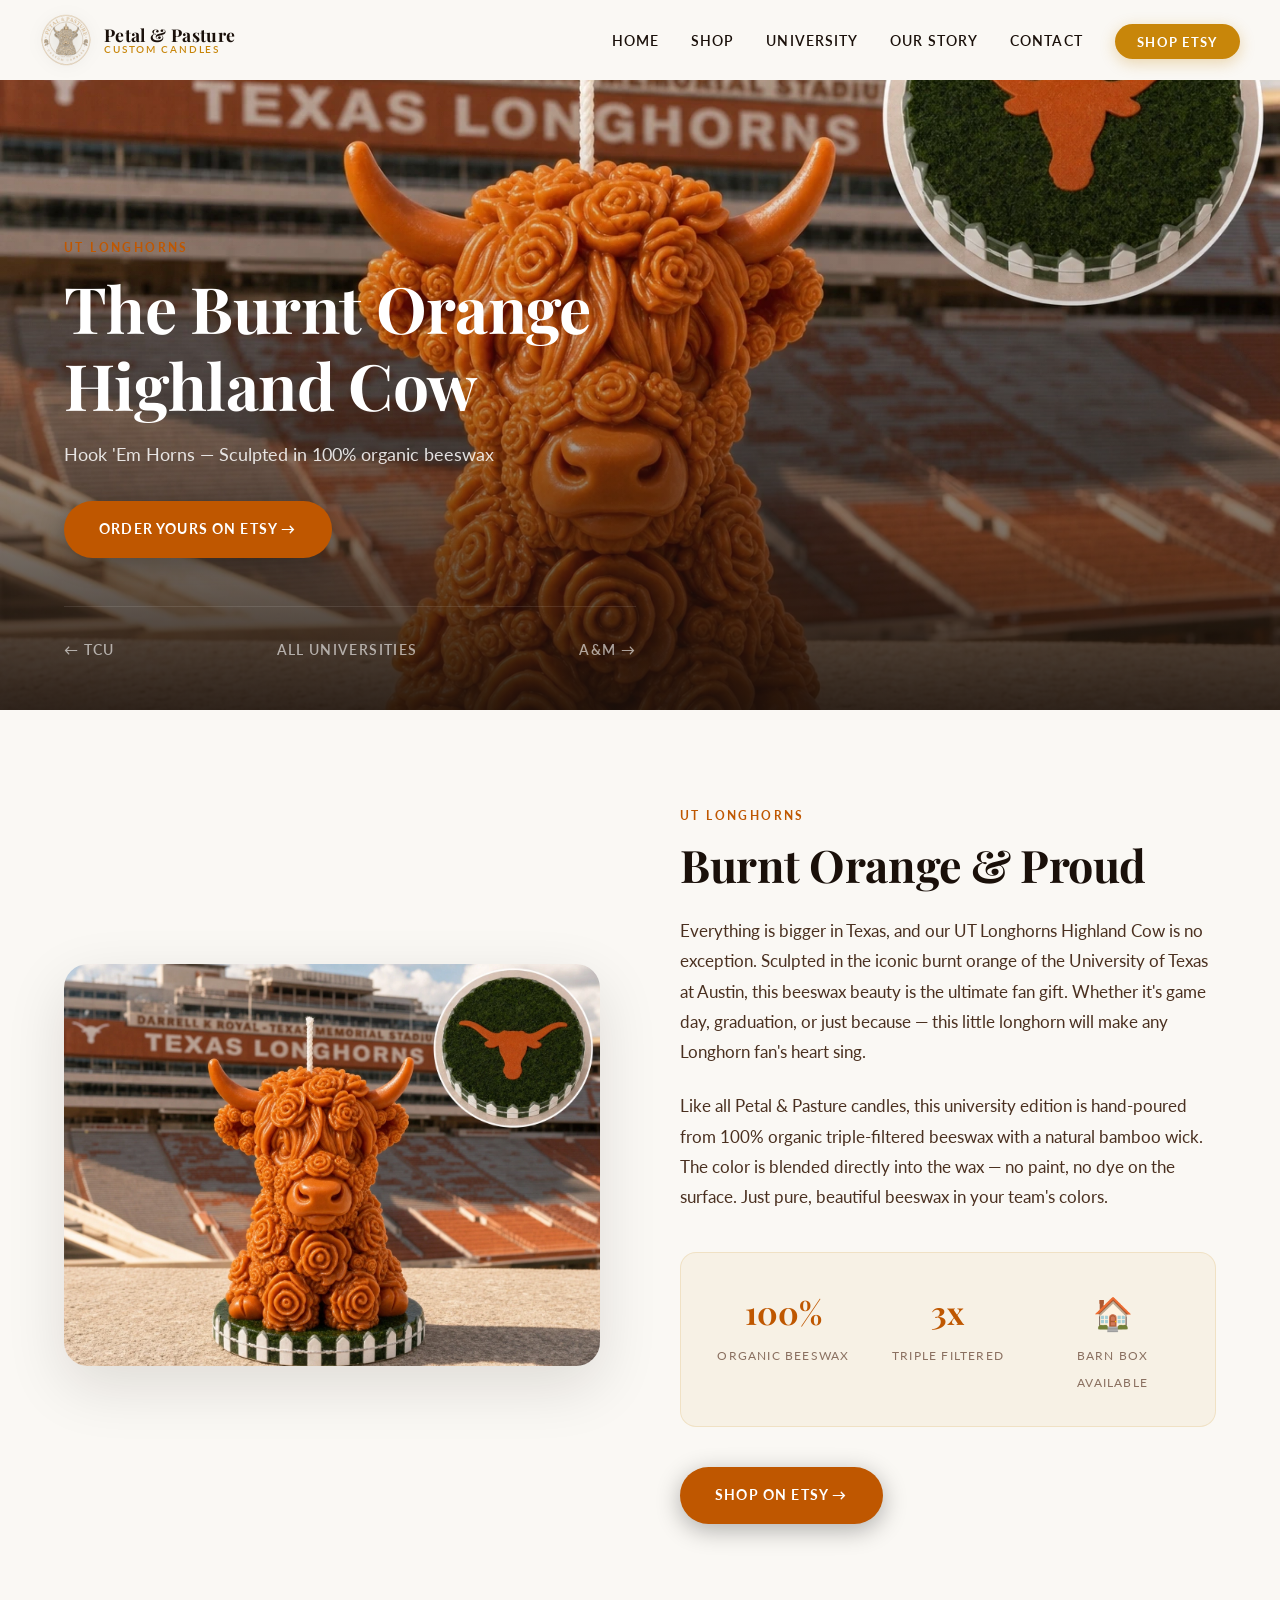
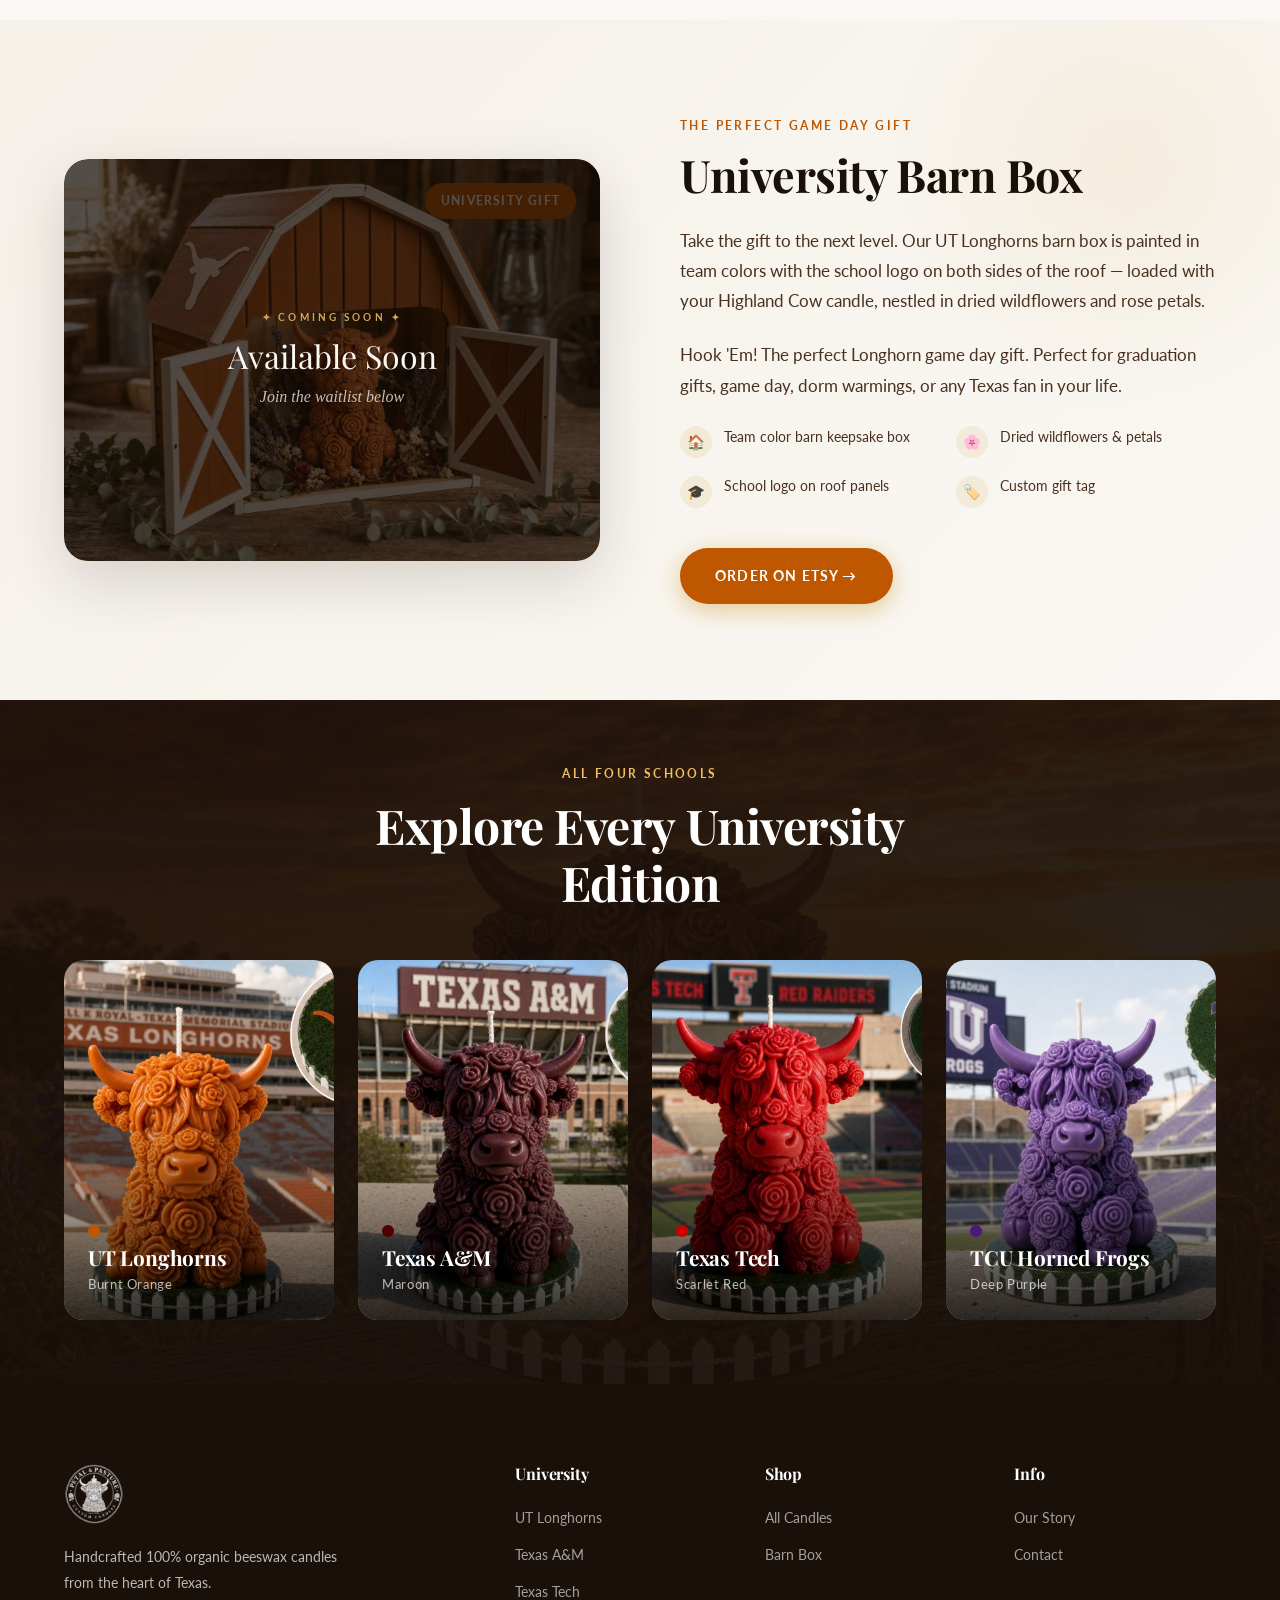
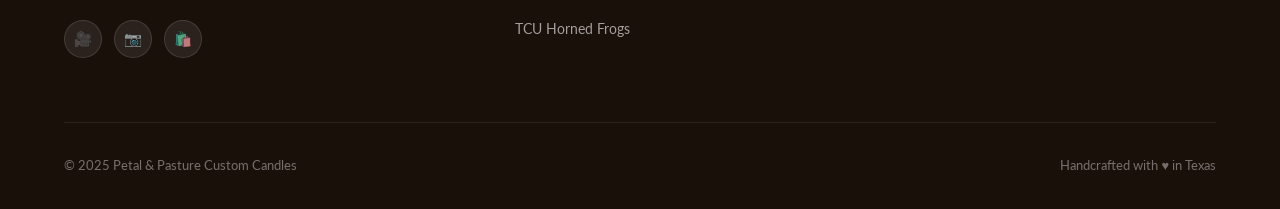
<file: university-ut.html>
<!DOCTYPE html>
<html lang="en">
<head>
<meta charset="UTF-8">
<meta name="viewport" content="width=device-width, initial-scale=1.0">
<title>UT Longhorns Highland Cow Candle | Petal &amp; Pasture</title>
<meta name="description" content="Show your Longhorn pride with our burnt orange Highland Cow beeswax candle. Hook 'Em! Perfect for UT fans, game day gifts, and dorm decor.">
<link rel="preconnect" href="https://fonts.googleapis.com">
<link href="https://fonts.googleapis.com/css2?family=Playfair+Display:wght@400;600;700;800&family=Lato:wght@300;400;600;700&display=swap" rel="stylesheet">
<link rel="stylesheet" href="styles.css">
<link rel="icon" type="image/png" href="images/logo_transparent.png">
<style>
.uni-accent { color: #BF5700; }
.uni-btn { background: #BF5700; color: #fff; padding: 1rem 2.2rem; border-radius: 50px; font-size: 0.9rem; font-weight: 700; letter-spacing: 0.08em; text-transform: uppercase; display: inline-flex; align-items: center; gap: 0.5rem; transition: all 0.4s ease; box-shadow: 0 6px 25px rgba(0,0,0,0.3); }
.uni-btn:hover { opacity: 0.9; transform: translateY(-3px); box-shadow: 0 12px 35px rgba(0,0,0,0.4); }
.uni-nav { display: flex; justify-content: space-between; align-items: center; margin-top: 3rem; padding-top: 2rem; border-top: 1px solid rgba(255,255,255,0.1); }
.uni-nav a { color: rgba(255,255,255,0.6); font-size: 0.85rem; font-weight: 600; letter-spacing: 0.1em; text-transform: uppercase; transition: color 0.3s ease; }
.uni-nav a:hover { color: #fff; }
</style>
</head>
<body>
<nav class="nav scrolled" id="nav">
  <a href="index.html" class="nav-logo">
    <img src="images/logo_transparent.png" alt="Petal &amp; Pasture">
    <div class="nav-logo-text">
      <span class="brand-name">Petal &amp; Pasture</span>
      <span class="brand-sub">Custom Candles</span>
    </div>
  </a>
  <ul class="nav-links">
    <li><a href="index.html">Home</a></li>
    <li><a href="products.html">Shop</a></li>
    <li><a href="university.html">University</a></li>
    <li><a href="about.html">Our Story</a></li>
    <li><a href="contact.html">Contact</a></li>
    <li><a href="https://www.etsy.com/shop/PetalAndPastureCandles" target="_blank" class="nav-cta">Shop Etsy</a></li>
  </ul>
  <div class="nav-hamburger" id="hamburger"><span></span><span></span><span></span></div>
</nav>
<div class="mobile-menu" id="mobile-menu">
  <span class="mobile-menu-close" id="mobile-close">&#x2715;</span>
  <a href="index.html">Home</a>
  <a href="products.html">Shop</a>
  <a href="university.html">University</a>
  <a href="about.html">Our Story</a>
  <a href="contact.html">Contact</a>
  <a href="https://www.etsy.com/shop/PetalAndPastureCandles" target="_blank">Shop Etsy</a>
</div>

<div class="uni-hero" style="margin-top:var(--nav-h)">
  <img src="images/uni_ut_v2.webp" alt="UT Longhorns Highland Cow Candle">
  <div class="uni-hero-overlay"></div>
  <div class="uni-hero-content">
    <span class="eyebrow" style="color:#BF5700">UT Longhorns</span>
    <h1 style="color:#fff; font-size:clamp(2.5rem,5vw,4rem); margin-bottom:1rem;">The Burnt Orange Highland Cow</h1>
    <p style="color:rgba(255,255,255,0.85); font-size:1.1rem; margin-bottom:2rem;">Hook 'Em Horns — Sculpted in 100% organic beeswax</p>
    <a href="https://www.etsy.com/shop/PetalAndPastureCandles" target="_blank" class="uni-btn">Order Yours on Etsy &#x2192;</a>
    <div class="uni-nav">
      <a href="university-tcu.html">&#x2190; TCU</a>
      <a href="university.html">All Universities</a>
      <a href="university-am.html">A&amp;M &#x2192;</a>
    </div>
  </div>
</div>

<section class="section artisan-section">
  <div class="artisan-inner">
    <div class="artisan-image reveal">
      <img src="images/uni_ut_v2.webp" alt="UT Longhorns Highland Cow Candle detail" loading="lazy">
    </div>
    <div class="artisan-text reveal reveal-delay-1">
      <span class="eyebrow uni-accent">UT Longhorns</span>
      <h2>Burnt Orange &amp; Proud</h2>
      <p>Everything is bigger in Texas, and our UT Longhorns Highland Cow is no exception. Sculpted in the iconic burnt orange of the University of Texas at Austin, this beeswax beauty is the ultimate fan gift. Whether it's game day, graduation, or just because — this little longhorn will make any Longhorn fan's heart sing.</p>
      <p>Like all Petal &amp; Pasture candles, this university edition is hand-poured from 100% organic triple-filtered beeswax with a natural bamboo wick. The color is blended directly into the wax — no paint, no dye on the surface. Just pure, beautiful beeswax in your team's colors.</p>
      <div class="artisan-stats">
        <div class="artisan-stat">
          <span class="stat-number" style="color:#BF5700">100%</span>
          <span class="stat-label">Organic Beeswax</span>
        </div>
        <div class="artisan-stat">
          <span class="stat-number" style="color:#BF5700">3x</span>
          <span class="stat-label">Triple Filtered</span>
        </div>
        <div class="artisan-stat">
          <span class="stat-number" style="color:#BF5700">&#x1F3E0;</span>
          <span class="stat-label">Barn Box Available</span>
        </div>
      </div>
      <a href="https://www.etsy.com/shop/PetalAndPastureCandles" target="_blank" class="uni-btn">Shop on Etsy &#x2192;</a>
    </div>
  </div>
</section>


<section class="section barn-box-section">
  <div class="barn-box-inner">
    <div class="barn-box-image reveal" style="position:relative;">
      <img src="images/barn_box_ut_v2.webp" alt="UT Longhorns University Barn Box" loading="lazy">
      <span class="barn-box-badge" style="background:#BF5700">University Gift</span>
      <div style="position:absolute; inset:0; background:rgba(20,12,5,0.72); display:flex; flex-direction:column; align-items:center; justify-content:center; border-radius:inherit;">
        <p style="font-family:'Lato',sans-serif; font-size:0.65rem; font-weight:700; letter-spacing:0.3em; text-transform:uppercase; color:#D4A853; margin:0 0 10px;">&#x2726; Coming Soon &#x2726;</p>
        <p style="font-family:'Playfair Display',serif; font-size:clamp(1.4rem,3vw,2rem); font-weight:400; color:#faf7f2; margin:0 0 8px; text-align:center; line-height:1.2;">Available Soon</p>
        <p style="font-family:'Cormorant Garamond',serif; font-size:1rem; font-style:italic; color:rgba(250,247,242,0.75); margin:0; text-align:center;">Join the waitlist below</p>
      </div>
    </div>
    <div class="barn-box-text reveal reveal-delay-1">
      <span class="eyebrow" style="color:#BF5700">The Perfect Game Day Gift</span>
      <h2>University Barn Box</h2>
      <p>Take the gift to the next level. Our UT Longhorns barn box is painted in team colors with the school logo on both sides of the roof — loaded with your Highland Cow candle, nestled in dried wildflowers and rose petals.</p>
      <p>Hook 'Em! The perfect Longhorn game day gift. Perfect for graduation gifts, game day, dorm warmings, or any Texas fan in your life.</p>
      <div class="barn-box-perks">
        <div class="barn-box-perk"><div class="barn-box-perk-icon">&#x1F3E0;</div><span>Team color barn keepsake box</span></div>
        <div class="barn-box-perk"><div class="barn-box-perk-icon">&#x1F338;</div><span>Dried wildflowers &amp; petals</span></div>
        <div class="barn-box-perk"><div class="barn-box-perk-icon">&#x1F393;</div><span>School logo on roof panels</span></div>
        <div class="barn-box-perk"><div class="barn-box-perk-icon">&#x1F3F7;&#xFE0F;</div><span>Custom gift tag</span></div>
      </div>
      <a href="https://www.etsy.com/shop/PetalAndPastureCandles" target="_blank" class="btn-primary" style="background:#BF5700; border-color:#BF5700">Order on Etsy &#x2192;</a>
    </div>
  </div>
</section>

<section class="section university-section" style="padding:4rem 5vw;">
  <div class="university-inner">
    <div class="section-header reveal" style="text-align:center; margin:0 auto 3rem;">
      <span class="eyebrow" style="color:var(--gold-light)">All Four Schools</span>
      <h2 style="color:var(--white)">Explore Every University Edition</h2>
    </div>
    <div class="university-grid">
      <a href="university-ut.html" class="uni-card reveal">
        <img src="images/uni_ut_v2.webp" alt="UT Longhorns" loading="lazy">
        <div class="uni-card-overlay"><div class="uni-card-color" style="background:#BF5700;"></div><h3>UT Longhorns</h3><p>Burnt Orange</p></div>
      </a>
      <a href="university-am.html" class="uni-card reveal reveal-delay-1">
        <img src="images/uni_am_v2.webp" alt="Texas A&M" loading="lazy">
        <div class="uni-card-overlay"><div class="uni-card-color" style="background:#500000;"></div><h3>Texas A&amp;M</h3><p>Maroon</p></div>
      </a>
      <a href="university-tt.html" class="uni-card reveal reveal-delay-2">
        <img src="images/uni_tt_v2.webp" alt="Texas Tech" loading="lazy">
        <div class="uni-card-overlay"><div class="uni-card-color" style="background:#CC0000;"></div><h3>Texas Tech</h3><p>Scarlet Red</p></div>
      </a>
      <a href="university-tcu.html" class="uni-card reveal reveal-delay-3">
        <img src="images/uni_tcu_v2.webp" alt="TCU" loading="lazy">
        <div class="uni-card-overlay"><div class="uni-card-color" style="background:#4D1979;"></div><h3>TCU Horned Frogs</h3><p>Deep Purple</p></div>
      </a>
    </div>
  </div>
</section>

<footer class="footer">
  <div class="footer-grid">
    <div class="footer-brand">
      <img src="images/logo_transparent.png" alt="Petal and Pasture Custom Candles">
      <p>Handcrafted 100% organic beeswax candles from the heart of Texas.</p>
      <div class="footer-social">
        <a href="https://www.tiktok.com/@petalpasturecandleco" target="_blank" class="footer-social-link">&#x1F3A5;</a>
        <a href="https://www.instagram.com/petalpasturecandleco" target="_blank" class="footer-social-link">&#x1F4F7;</a>
        <a href="https://www.etsy.com/shop/PetalAndPastureCandles" target="_blank" class="footer-social-link">&#x1F6CD;&#xFE0F;</a>
      </div>
    </div>
    <div class="footer-col"><h4>University</h4><ul class="footer-links"><li><a href="university-ut.html">UT Longhorns</a></li><li><a href="university-am.html">Texas A&amp;M</a></li><li><a href="university-tt.html">Texas Tech</a></li><li><a href="university-tcu.html">TCU Horned Frogs</a></li></ul></div>
    <div class="footer-col"><h4>Shop</h4><ul class="footer-links"><li><a href="products.html">All Candles</a></li><li><a href="index.html#gift">Barn Box</a></li></ul></div>
    <div class="footer-col"><h4>Info</h4><ul class="footer-links"><li><a href="about.html">Our Story</a></li><li><a href="contact.html">Contact</a></li></ul></div>
  </div>
  <div class="footer-bottom">
    <span>&copy; 2025 Petal &amp; Pasture Custom Candles</span>
    <span>Handcrafted with &#x2665; in Texas</span>
  </div>
</footer>
<script src="main.js"></script>
</body>
</html>
</file>
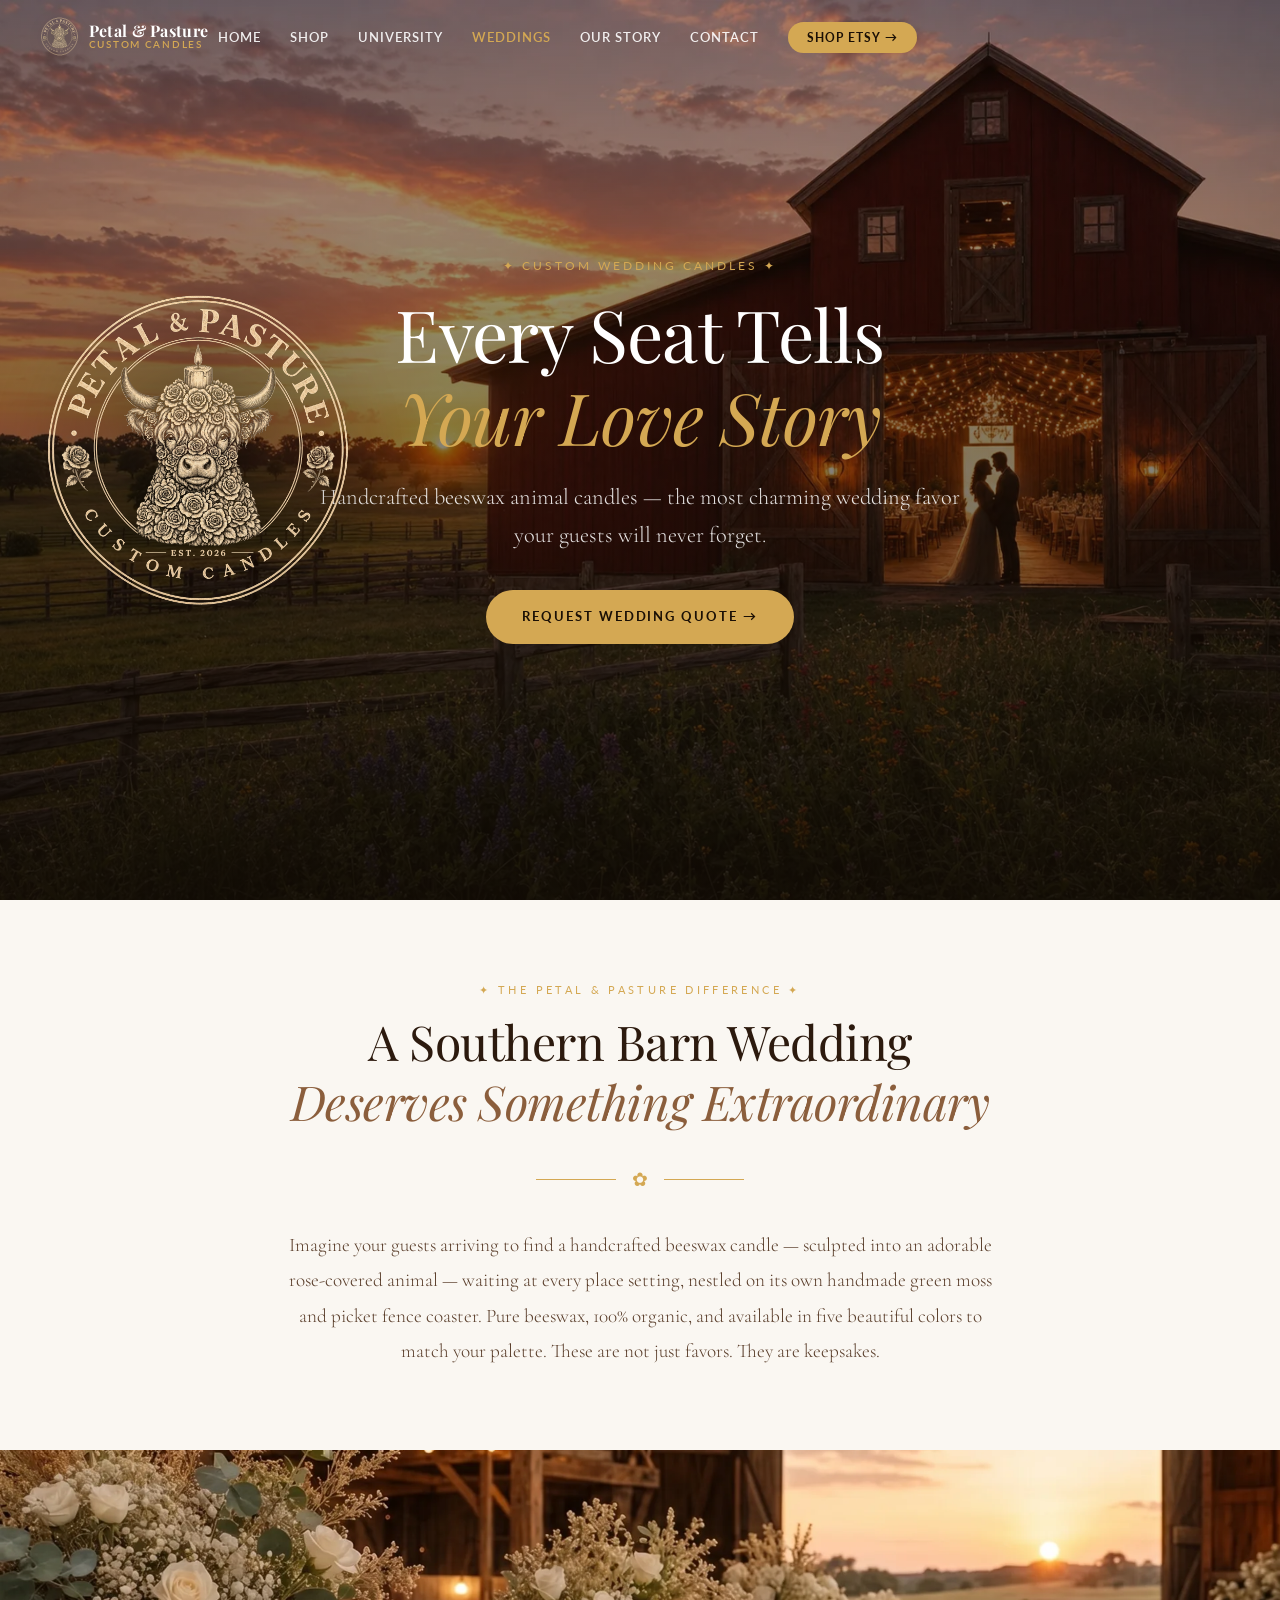
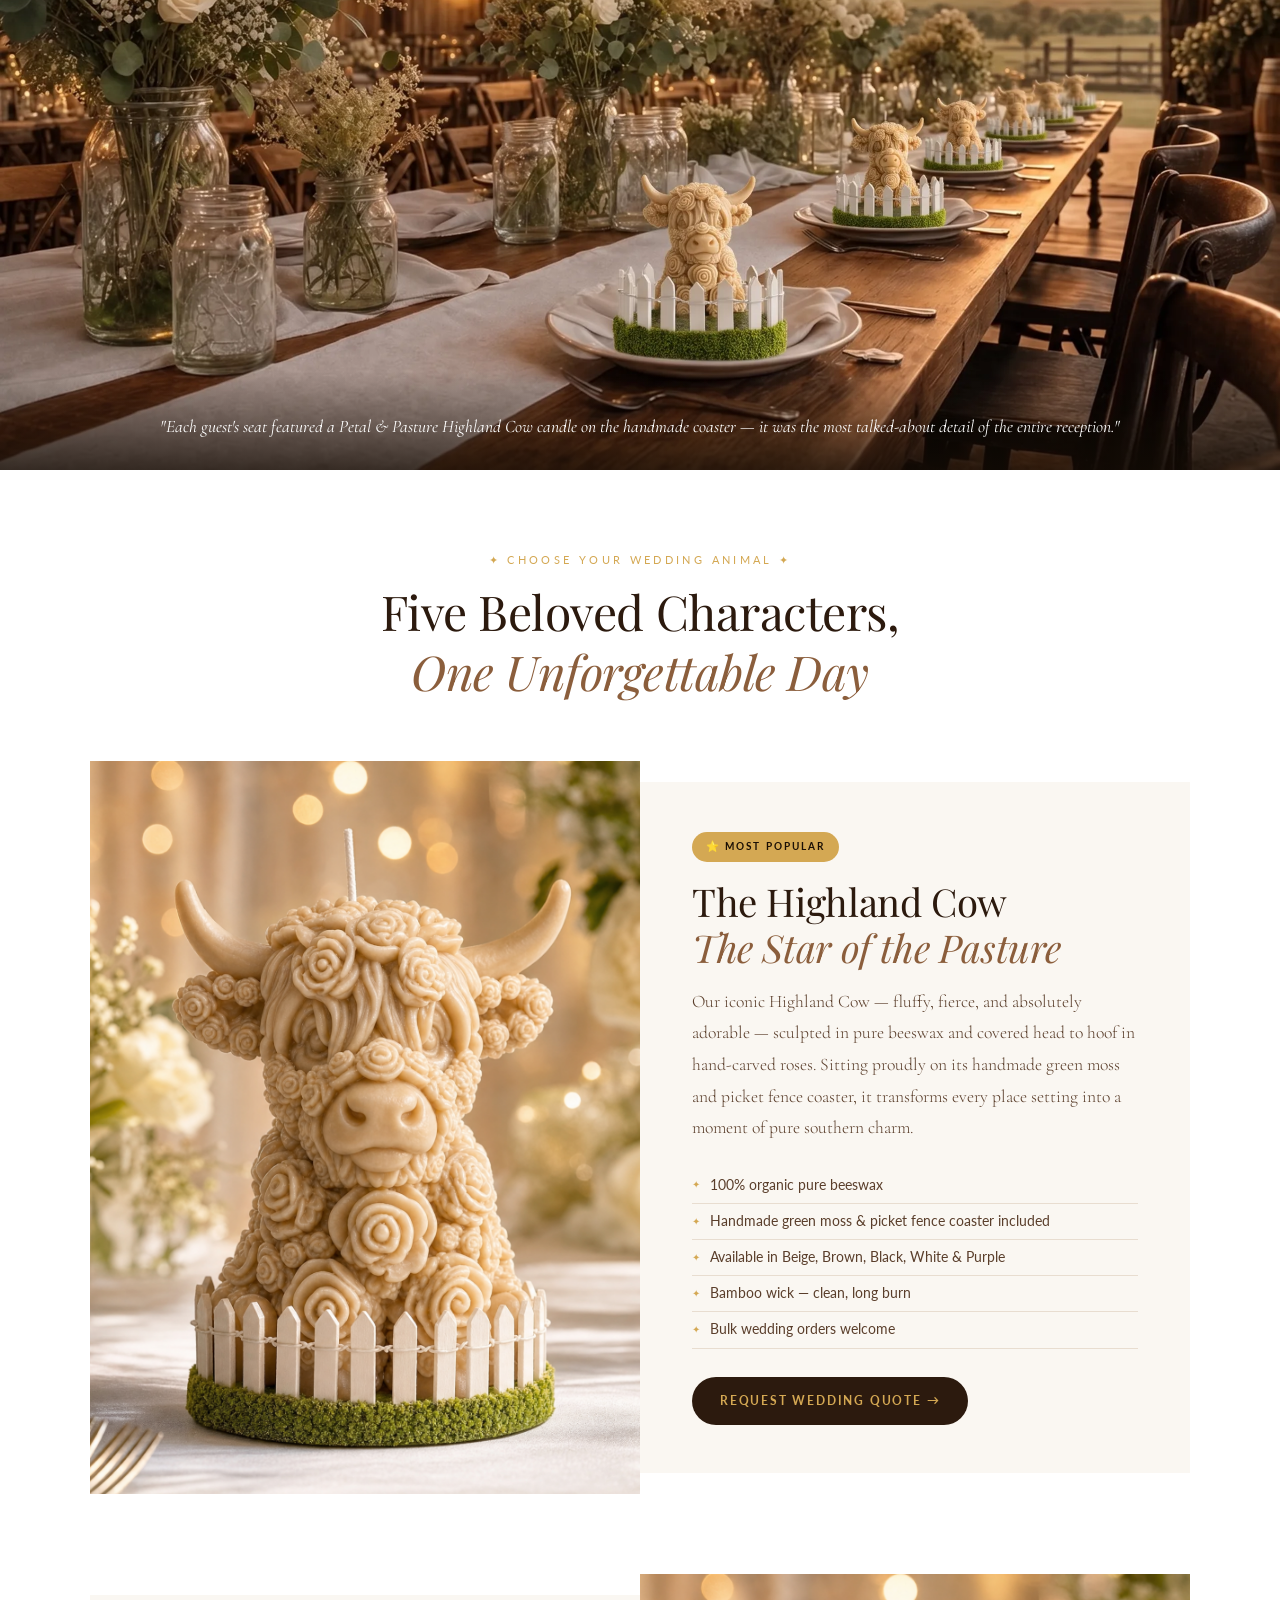
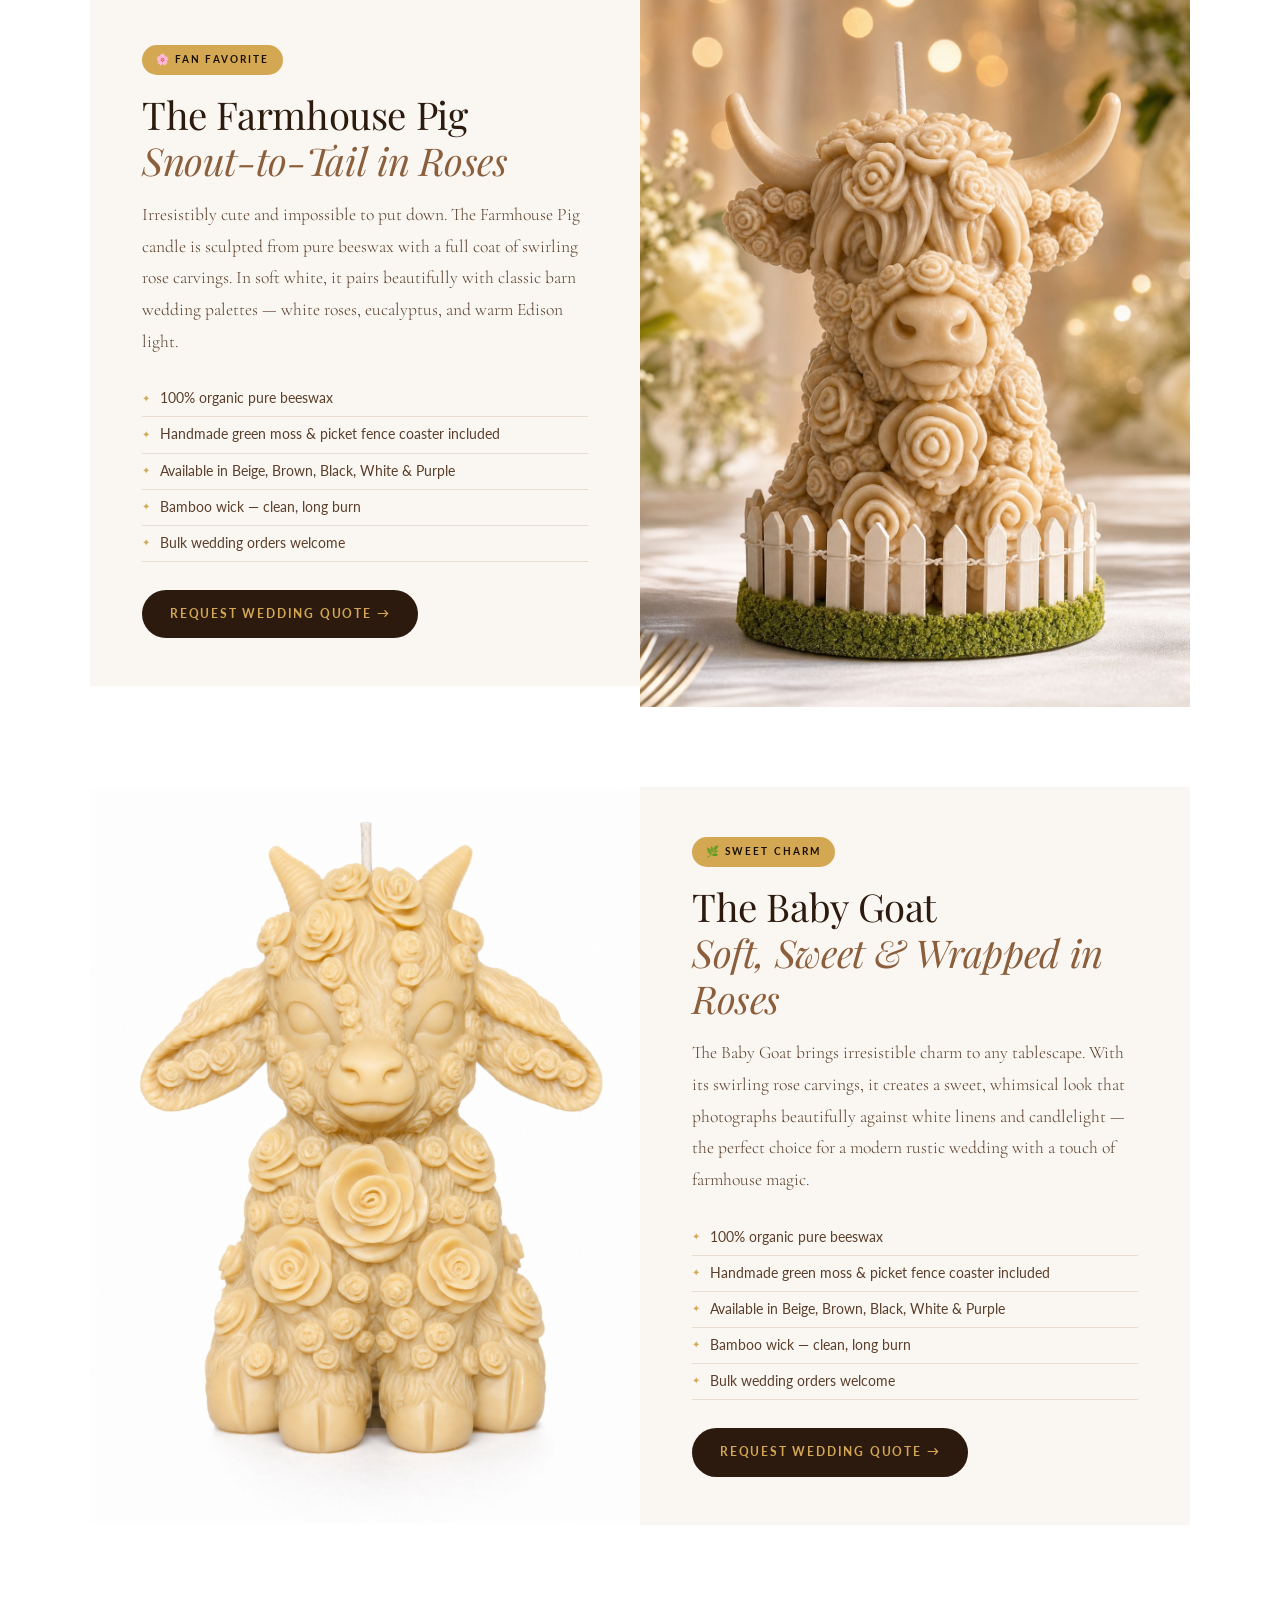
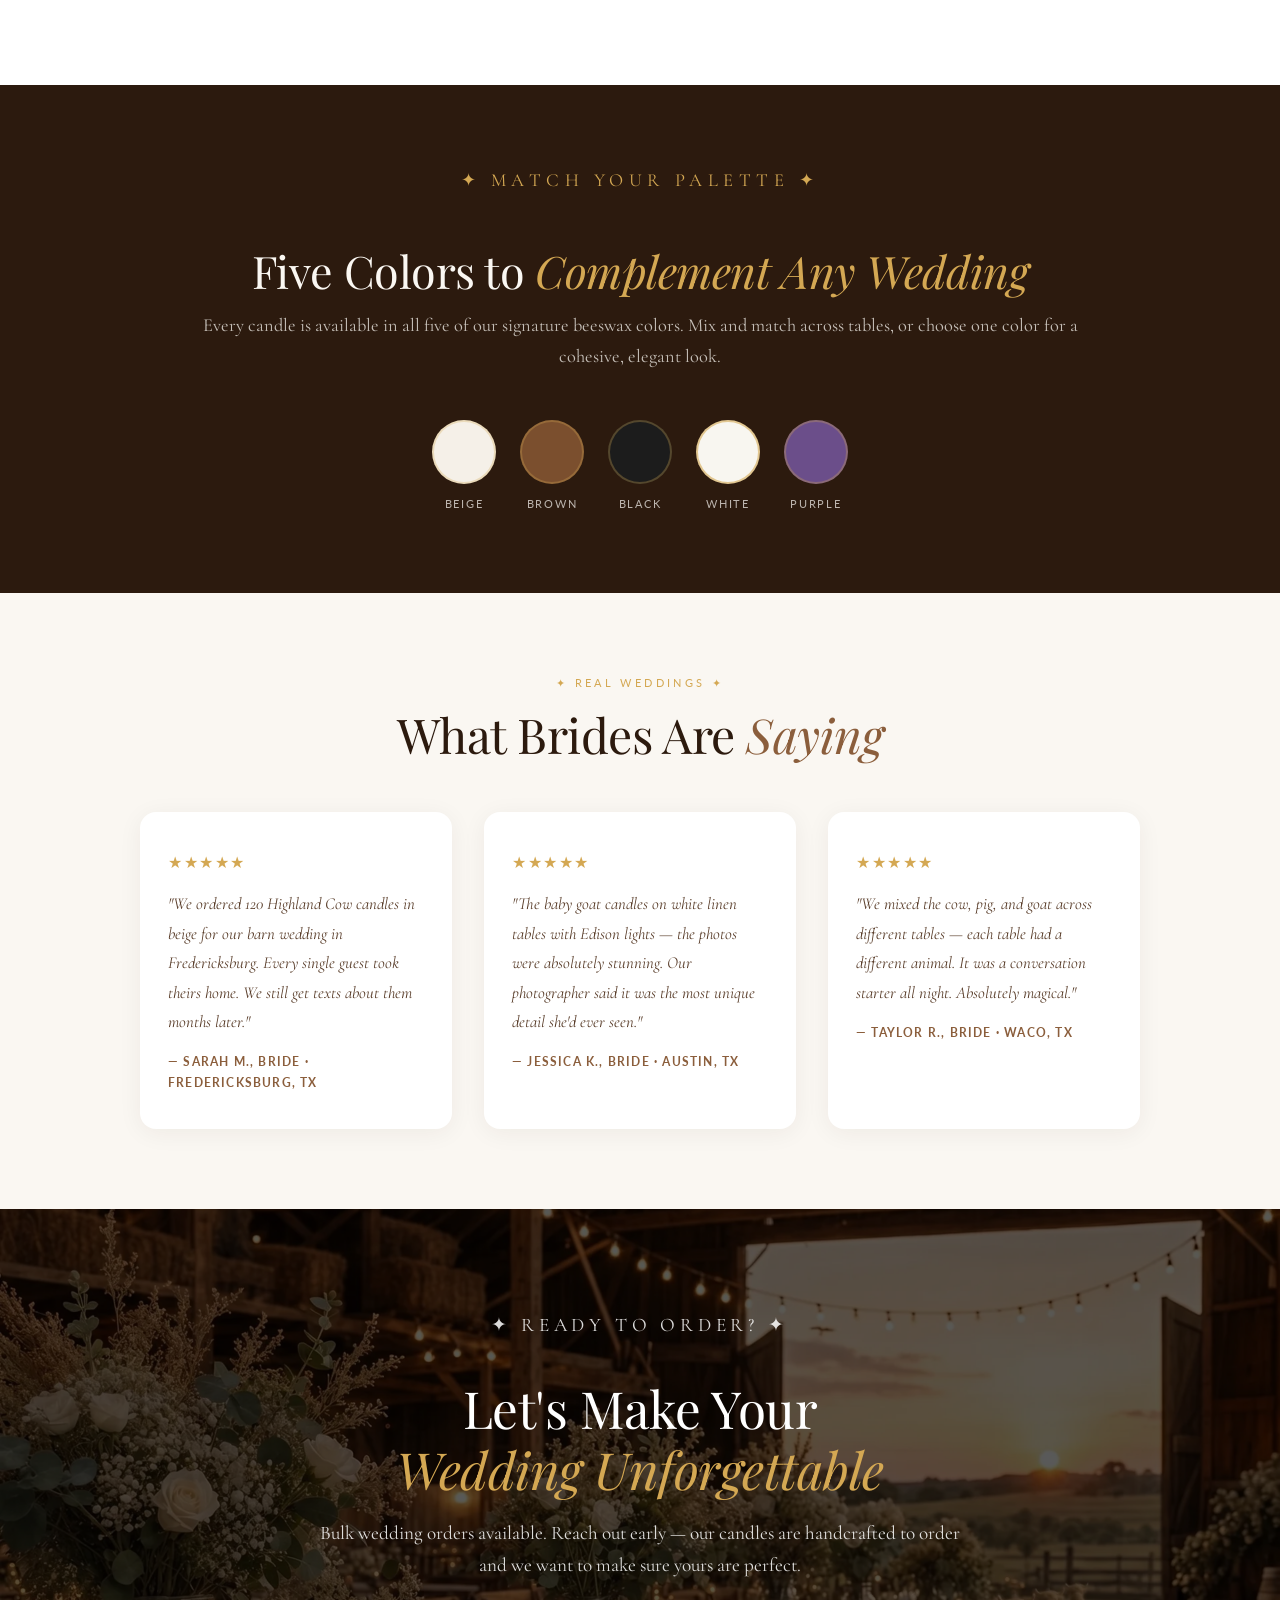
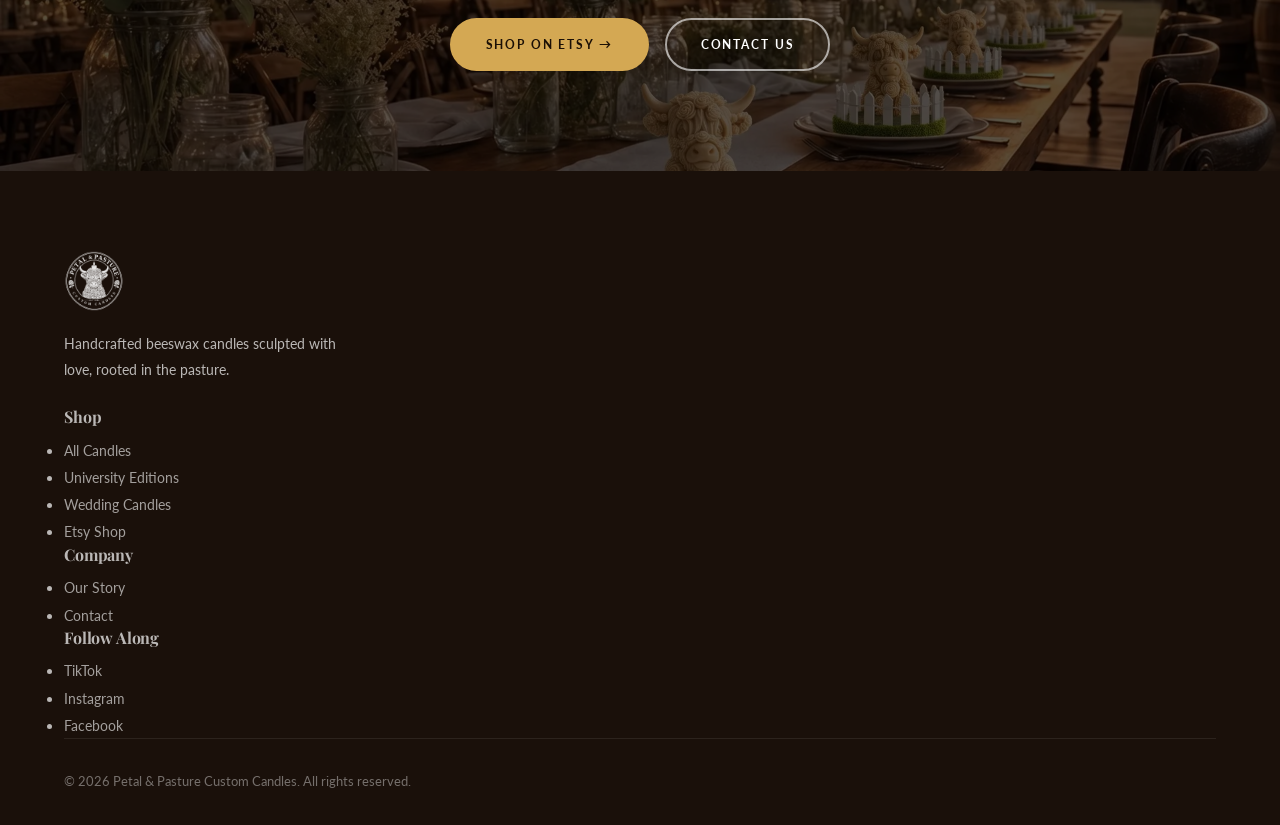
<file: wedding.html>
<!DOCTYPE html>
<html lang="en">
<head>
  <meta charset="UTF-8">
  <meta name="viewport" content="width=device-width, initial-scale=1.0">
  <title>Wedding Candles | Petal & Pasture Custom Candles</title>
  <meta name="description" content="Make every seat unforgettable. Petal & Pasture handcrafted beeswax animal candles are the perfect southern barn wedding favor and table accent.">
  <link rel="icon" href="images/favicon.png" type="image/png">
  <link rel="preconnect" href="https://fonts.googleapis.com">
  <link rel="preconnect" href="https://fonts.gstatic.com" crossorigin>
  <link href="https://fonts.googleapis.com/css2?family=Playfair+Display:ital,wght@0,400;0,600;0,700;1,400&family=Cormorant+Garamond:ital,wght@0,300;0,400;0,600;1,300;1,400&family=Lato:wght@300;400;700&display=swap" rel="stylesheet">
  <link rel="stylesheet" href="styles.css">
  <style>
    /* ===== WEDDING PAGE SPECIFIC STYLES ===== */
    .wedding-hero {
      position: relative;
      height: 100vh;
      min-height: 600px;
      overflow: visible;
      display: flex;
      align-items: center;
      justify-content: center;
    }
    .wedding-hero-bg {
      position: absolute;
      inset: 0;
      background-image: url('images/wedding_barn_exterior.webp');
      background-size: cover;
      background-position: center;
      transform: scale(1.05);
      transition: transform 8s ease;
    }
    .wedding-hero-bg.loaded { transform: scale(1); }
    .wedding-hero-overlay {
      position: absolute;
      inset: 0;
      background: linear-gradient(to bottom, rgba(20,12,5,0.35) 0%, rgba(20,12,5,0.55) 60%, rgba(20,12,5,0.8) 100%);
    }
    .wedding-hero-content {
      position: relative;
      z-index: 2;
      text-align: center;
      color: #fff;
      padding: 0 24px;
      max-width: 800px;
    }
    .wedding-hero-eyebrow {
      font-family: 'Lato', sans-serif;
      font-size: 0.75rem;
      letter-spacing: 0.25em;
      text-transform: uppercase;
      color: #D4A853;
      margin-bottom: 16px;
    }
    .wedding-hero-title {
      font-family: 'Playfair Display', serif;
      font-size: clamp(2.4rem, 6vw, 4.5rem);
      font-weight: 400;
      line-height: 1.15;
      margin-bottom: 20px;
    }
    .wedding-hero-title em {
      font-style: italic;
      color: #D4A853;
    }
    .wedding-hero-sub {
      font-family: 'Cormorant Garamond', serif;
      font-size: clamp(1.1rem, 2.5vw, 1.4rem);
      font-weight: 300;
      color: rgba(255,255,255,0.88);
      margin-bottom: 36px;
      line-height: 1.7;
    }
    .wedding-hero-cta {
      display: inline-flex;
      align-items: center;
      gap: 10px;
      background: #D4A853;
      color: #1a0f05;
      font-family: 'Lato', sans-serif;
      font-size: 0.8rem;
      font-weight: 700;
      letter-spacing: 0.15em;
      text-transform: uppercase;
      text-decoration: none;
      padding: 16px 36px;
      border-radius: 50px;
      transition: background 0.3s, transform 0.2s;
    }
    .wedding-hero-cta:hover { background: #c49540; transform: translateY(-2px); }

    .wedding-hero-logo {
      position: absolute;
      left: 3%;
      top: 50%;
      transform: translateY(-50%);
      width: clamp(220px, 25vw, 380px);
      opacity: 0.90;
      filter: drop-shadow(0 6px 32px rgba(0,0,0,0.55)) brightness(1.1);
      z-index: 10;
      pointer-events: none;
      display: block;
    }
    @media (max-width: 900px) {
      .wedding-hero-logo { width: 180px; left: 2%; }
    }
    @media (max-width: 600px) {
      .wedding-hero-logo { display: none; }
    }

    /* ===== INTRO SECTION ===== */
    .wedding-intro {
      background: #faf7f2;
      padding: 80px 24px;
      text-align: center;
    }
    .wedding-intro-inner {
      max-width: 720px;
      margin: 0 auto;
    }
    .section-eyebrow {
      font-family: 'Lato', sans-serif;
      font-size: 0.7rem;
      letter-spacing: 0.3em;
      text-transform: uppercase;
      color: #D4A853;
      margin-bottom: 12px;
    }
    .section-title-serif {
      font-family: 'Playfair Display', serif;
      font-size: clamp(1.9rem, 4vw, 3rem);
      font-weight: 400;
      color: #2c1a0e;
      line-height: 1.25;
      margin-bottom: 20px;
    }
    .section-title-serif em { font-style: italic; color: #8B5E3C; }
    .section-body {
      font-family: 'Cormorant Garamond', serif;
      font-size: 1.2rem;
      font-weight: 300;
      color: #5a3e2b;
      line-height: 1.85;
    }
    .divider-floral {
      display: flex;
      align-items: center;
      gap: 16px;
      justify-content: center;
      margin: 32px auto;
    }
    .divider-floral::before,
    .divider-floral::after {
      content: '';
      width: 80px;
      height: 1px;
      background: #D4A853;
    }
    .divider-floral-icon { color: #D4A853; font-size: 1.2rem; }

    /* ===== WIDE SCENE SECTION ===== */
    .wedding-wide-scene {
      position: relative;
      height: clamp(320px, 55vw, 620px);
      overflow: hidden;
    }
    .wedding-wide-scene img {
      width: 100%;
      height: 100%;
      object-fit: cover;
      object-position: center bottom;
    }
    .wedding-wide-scene-caption {
      position: absolute;
      bottom: 0;
      left: 0;
      right: 0;
      background: linear-gradient(transparent, rgba(20,12,5,0.75));
      padding: 40px 32px 28px;
      color: #fff;
      font-family: 'Cormorant Garamond', serif;
      font-size: 1.1rem;
      font-style: italic;
      text-align: center;
    }

    /* ===== ANIMAL SHOWCASE ===== */
    .wedding-animals {
      background: #fff;
      padding: 80px 24px;
    }
    .wedding-animals-inner {
      max-width: 1100px;
      margin: 0 auto;
    }
    .wedding-animals-header {
      text-align: center;
      margin-bottom: 60px;
    }
    .wedding-animal-row {
      display: grid;
      grid-template-columns: 1fr 1fr;
      gap: 0;
      align-items: center;
      margin-bottom: 80px;
    }
    .wedding-animal-row.reverse { direction: rtl; }
    .wedding-animal-row.reverse > * { direction: ltr; }
    .wedding-animal-img {
      position: relative;
      overflow: hidden;
      aspect-ratio: 3/4;
    }
    .wedding-animal-img img {
      width: 100%;
      height: 100%;
      object-fit: cover;
      transition: transform 0.6s ease;
    }
    .wedding-animal-img:hover img { transform: scale(1.04); }
    .wedding-animal-text {
      padding: 48px 52px;
      background: #faf7f2;
    }
    .animal-badge {
      display: inline-block;
      background: #D4A853;
      color: #1a0f05;
      font-family: 'Lato', sans-serif;
      font-size: 0.65rem;
      font-weight: 700;
      letter-spacing: 0.2em;
      text-transform: uppercase;
      padding: 6px 14px;
      border-radius: 20px;
      margin-bottom: 16px;
    }
    .animal-title {
      font-family: 'Playfair Display', serif;
      font-size: clamp(1.6rem, 3vw, 2.4rem);
      font-weight: 400;
      color: #2c1a0e;
      margin-bottom: 16px;
      line-height: 1.2;
    }
    .animal-title em { font-style: italic; color: #8B5E3C; }
    .animal-desc {
      font-family: 'Cormorant Garamond', serif;
      font-size: 1.1rem;
      font-weight: 300;
      color: #5a3e2b;
      line-height: 1.8;
      margin-bottom: 24px;
    }
    .animal-detail-list {
      list-style: none;
      padding: 0;
      margin: 0 0 28px;
    }
    .animal-detail-list li {
      font-family: 'Lato', sans-serif;
      font-size: 0.85rem;
      color: #5a3e2b;
      padding: 6px 0;
      border-bottom: 1px solid #e8ddd0;
      display: flex;
      align-items: center;
      gap: 10px;
    }
    .animal-detail-list li::before { content: '✦'; color: #D4A853; font-size: 0.6rem; }
    .animal-shop-btn {
      display: inline-flex;
      align-items: center;
      gap: 8px;
      background: #2c1a0e;
      color: #D4A853;
      font-family: 'Lato', sans-serif;
      font-size: 0.75rem;
      font-weight: 700;
      letter-spacing: 0.15em;
      text-transform: uppercase;
      text-decoration: none;
      padding: 14px 28px;
      border-radius: 50px;
      transition: background 0.3s, transform 0.2s;
    }
    .animal-shop-btn:hover { background: #D4A853; color: #1a0f05; transform: translateY(-2px); }

    /* ===== COLORS SECTION ===== */
    .wedding-colors {
      background: #2c1a0e;
      padding: 80px 24px;
      text-align: center;
    }
    .wedding-colors-inner { max-width: 900px; margin: 0 auto; }
    .wedding-colors h2 {
      font-family: 'Playfair Display', serif;
      font-size: clamp(1.8rem, 3.5vw, 2.8rem);
      font-weight: 400;
      color: #faf7f2;
      margin-bottom: 12px;
    }
    .wedding-colors h2 em { font-style: italic; color: #D4A853; }
    .wedding-colors p {
      font-family: 'Cormorant Garamond', serif;
      font-size: 1.15rem;
      color: rgba(250,247,242,0.75);
      margin-bottom: 48px;
      line-height: 1.7;
    }
    .color-swatches {
      display: flex;
      justify-content: center;
      gap: 24px;
      flex-wrap: wrap;
    }
    .color-swatch {
      display: flex;
      flex-direction: column;
      align-items: center;
      gap: 10px;
    }
    .swatch-circle {
      width: 64px;
      height: 64px;
      border-radius: 50%;
      border: 2px solid rgba(212,168,83,0.3);
    }
    .swatch-label {
      font-family: 'Lato', sans-serif;
      font-size: 0.7rem;
      letter-spacing: 0.15em;
      text-transform: uppercase;
      color: rgba(250,247,242,0.7);
    }

    /* ===== TESTIMONIALS ===== */
    .wedding-testimonials {
      background: #faf7f2;
      padding: 80px 24px;
    }
    .wedding-testimonials-inner {
      max-width: 1000px;
      margin: 0 auto;
      text-align: center;
    }
    .wedding-testimonials-grid {
      display: grid;
      grid-template-columns: repeat(auto-fit, minmax(280px, 1fr));
      gap: 32px;
      margin-top: 48px;
    }
    .wedding-testimonial-card {
      background: #fff;
      border-radius: 16px;
      padding: 36px 28px;
      box-shadow: 0 4px 24px rgba(44,26,14,0.06);
      text-align: left;
    }
    .testimonial-stars { color: #D4A853; font-size: 1rem; margin-bottom: 14px; }
    .testimonial-quote {
      font-family: 'Cormorant Garamond', serif;
      font-size: 1.05rem;
      font-style: italic;
      color: #5a3e2b;
      line-height: 1.75;
      margin-bottom: 16px;
    }
    .testimonial-author {
      font-family: 'Lato', sans-serif;
      font-size: 0.75rem;
      font-weight: 700;
      letter-spacing: 0.1em;
      text-transform: uppercase;
      color: #8B5E3C;
    }

    /* ===== CTA SECTION ===== */
    .wedding-cta-section {
      position: relative;
      padding: 100px 24px;
      text-align: center;
      overflow: hidden;
    }
    .wedding-cta-bg {
      position: absolute;
      inset: 0;
      background-image: url('images/wedding_hero_wide.webp');
      background-size: cover;
      background-position: center 30%;
      filter: brightness(0.35);
    }
    .wedding-cta-content {
      position: relative;
      z-index: 2;
      max-width: 640px;
      margin: 0 auto;
      color: #fff;
    }
    .wedding-cta-content h2 {
      font-family: 'Playfair Display', serif;
      font-size: clamp(2rem, 4.5vw, 3.2rem);
      font-weight: 400;
      margin-bottom: 16px;
      line-height: 1.2;
    }
    .wedding-cta-content h2 em { font-style: italic; color: #D4A853; }
    .wedding-cta-content p {
      font-family: 'Cormorant Garamond', serif;
      font-size: 1.2rem;
      color: rgba(255,255,255,0.85);
      margin-bottom: 36px;
      line-height: 1.7;
    }
    .wedding-cta-btns {
      display: flex;
      gap: 16px;
      justify-content: center;
      flex-wrap: wrap;
    }
    .btn-gold {
      background: #D4A853;
      color: #1a0f05;
      font-family: 'Lato', sans-serif;
      font-size: 0.78rem;
      font-weight: 700;
      letter-spacing: 0.15em;
      text-transform: uppercase;
      text-decoration: none;
      padding: 16px 36px;
      border-radius: 50px;
      transition: background 0.3s, transform 0.2s;
    }
    .btn-gold:hover { background: #c49540; transform: translateY(-2px); }
    .btn-outline-white {
      background: transparent;
      color: #fff;
      border: 2px solid rgba(255,255,255,0.6);
      font-family: 'Lato', sans-serif;
      font-size: 0.78rem;
      font-weight: 700;
      letter-spacing: 0.15em;
      text-transform: uppercase;
      text-decoration: none;
      padding: 14px 34px;
      border-radius: 50px;
      transition: border-color 0.3s, background 0.3s, transform 0.2s;
    }
    .btn-outline-white:hover { border-color: #D4A853; color: #D4A853; transform: translateY(-2px); }

    /* ===== WEDDING PAGE NAV ===== */
    .nav { position: fixed; top: 0; left: 0; right: 0; z-index: 1000; height: 72px; display: flex; align-items: center; justify-content: space-between; padding: 0 2.5rem; transition: background 0.3s, box-shadow 0.3s; }
    .nav.scrolled { background: rgba(250,248,244,0.95); backdrop-filter: blur(20px); box-shadow: 0 1px 0 rgba(26,16,10,0.08), 0 4px 20px rgba(26,16,10,0.06); }
    .nav-inner { display: flex; align-items: center; gap: 0.6rem; }
    .nav-logo-link { display: flex; align-items: center; gap: 0.6rem; text-decoration: none; }
    .nav-logo { height: 39px; width: auto; display: block; filter: drop-shadow(0 2px 8px rgba(26,16,10,0.15)); }
    .nav-brand { display: flex; flex-direction: column; line-height: 1.1; }
    .nav-brand-name { font-family: 'Playfair Display', serif; font-size: 1rem; font-weight: 700; color: #fff; letter-spacing: 0.02em; }
    .nav-brand-sub { font-size: 0.6rem; font-weight: 600; letter-spacing: 0.18em; text-transform: uppercase; color: #D4A853; }
    .nav.scrolled .nav-brand-name { color: #2c1a0e; }
    .nav-links { display: flex; align-items: center; gap: 1.8rem; list-style: none; margin: 0; padding: 0; }
    .nav-links a { font-size: 0.8rem; font-weight: 600; letter-spacing: 0.08em; text-transform: uppercase; color: rgba(255,255,255,0.9); text-decoration: none; transition: color 0.3s; }
    .nav.scrolled .nav-links a { color: #2c1a0e; }
    .nav-links a:hover, .nav-links a.active { color: #D4A853; }
    .nav-etsy-btn { background: #D4A853 !important; color: #1a0f05 !important; padding: 0.5rem 1.2rem; border-radius: 50px; font-size: 0.75rem !important; font-weight: 700 !important; }
    .nav-toggle { display: none; flex-direction: column; gap: 5px; padding: 8px; cursor: pointer; background: none; border: none; }
    .nav-toggle span { display: block; width: 24px; height: 2px; background: #fff; border-radius: 2px; transition: all 0.3s; }
    .nav.scrolled .nav-toggle span { background: #2c1a0e; }
    /* ===== RESPONSIVE ===== */
    @media (max-width: 768px) {
      .wedding-animal-row {
        grid-template-columns: 1fr;
      }
      .wedding-animal-row.reverse { direction: ltr; }
      .wedding-animal-text { padding: 32px 24px; }
      .wedding-animal-img { aspect-ratio: 4/3; }
      .nav-links { display: none; }
      .nav-toggle { display: flex; }
    }
  </style>
</head>
<body>

<!-- NAV -->
<nav class="nav" id="mainNav">
  <div class="nav-inner">
    <a href="index.html" class="nav-logo-link">
      <img src="images/logo_transparent.png" alt="Petal & Pasture Custom Candles" class="nav-logo">
      <div class="nav-brand">
        <span class="nav-brand-name">Petal &amp; Pasture</span>
        <span class="nav-brand-sub">CUSTOM CANDLES</span>
      </div>
    </a>
    <button class="nav-toggle" id="navToggle" aria-label="Open menu">
      <span></span><span></span><span></span>
    </button>
    <ul class="nav-links" id="navLinks">
      <li><a href="index.html">Home</a></li>
      <li><a href="products.html">Shop</a></li>
      <li><a href="university.html">University</a></li>
      <li><a href="wedding.html" class="active">Weddings</a></li>
      <li><a href="about.html">Our Story</a></li>
      <li><a href="contact.html">Contact</a></li>
      <li><a href="https://www.etsy.com/shop/PetalAndPastureCandles" target="_blank" class="nav-etsy-btn">Shop Etsy →</a></li>
    </ul>
  </div>
</nav>

<!-- HERO -->
<section class="wedding-hero">
  <div class="wedding-hero-bg" id="weddingHeroBg"></div>
  <div class="wedding-hero-overlay"></div>
  <img src="images/logo_transparent.png" alt="Petal and Pasture Custom Candles" class="wedding-hero-logo">
  <div class="wedding-hero-content reveal">
    <p class="wedding-hero-eyebrow">✦ Custom Wedding Candles ✦</p>
    <h1 class="wedding-hero-title">
      Every Seat Tells<br><em>Your Love Story</em>
    </h1>
    <p class="wedding-hero-sub">
      Handcrafted beeswax animal candles — the most charming wedding favor<br>your guests will never forget.
    </p>
    <a href="contact.html?subject=Wedding+%26+Custom+Order+Inquiry" class="wedding-hero-cta">
      Request Wedding Quote →
    </a>
  </div>
</section>

<!-- INTRO -->
<section class="wedding-intro">
  <div class="wedding-intro-inner reveal">
    <p class="section-eyebrow">✦ The Petal & Pasture Difference ✦</p>
    <h2 class="section-title-serif">A Southern Barn Wedding<br><em>Deserves Something Extraordinary</em></h2>
    <div class="divider-floral"><span class="divider-floral-icon">✿</span></div>
    <p class="section-body">
      Imagine your guests arriving to find a handcrafted beeswax candle — sculpted into an adorable rose-covered animal — waiting at every place setting, nestled on its own handmade green moss and picket fence coaster. Pure beeswax, 100% organic, and available in five beautiful colors to match your palette. These are not just favors. They are keepsakes.
    </p>
  </div>
</section>

<!-- WIDE BARN SCENE -->
<div class="wedding-wide-scene reveal">
  <img src="images/wedding_hero_wide.webp" alt="Southern barn wedding reception with Petal and Pasture Highland Cow candles at every place setting" loading="lazy">
  <div class="wedding-wide-scene-caption">
    "Each guest's seat featured a Petal & Pasture Highland Cow candle on the handmade coaster — it was the most talked-about detail of the entire reception."
  </div>
</div>

<!-- ANIMAL SHOWCASE -->
<section class="wedding-animals">
  <div class="wedding-animals-inner">
    <div class="wedding-animals-header reveal">
      <p class="section-eyebrow">✦ Choose Your Wedding Animal ✦</p>
      <h2 class="section-title-serif">Five Beloved Characters,<br><em>One Unforgettable Day</em></h2>
    </div>

    <!-- COW -->
    <div class="wedding-animal-row reveal">
      <div class="wedding-animal-img">
        <img src="images/coaster_wedding_with_cow.png" alt="Beige Highland Cow beeswax candle on the final coaster at a barn wedding place setting" loading="lazy">
      </div>
      <div class="wedding-animal-text">
        <span class="animal-badge">⭐ Most Popular</span>
        <h3 class="animal-title">The Highland Cow<br><em>The Star of the Pasture</em></h3>
        <p class="animal-desc">
          Our iconic Highland Cow — fluffy, fierce, and absolutely adorable — sculpted in pure beeswax and covered head to hoof in hand-carved roses. Sitting proudly on its handmade green moss and picket fence coaster, it transforms every place setting into a moment of pure southern charm.
        </p>
        <ul class="animal-detail-list">
          <li>100% organic pure beeswax</li>
          <li>Handmade green moss & picket fence coaster included</li>
          <li>Available in Beige, Brown, Black, White &amp; Purple</li>
          <li>Bamboo wick — clean, long burn</li>
          <li>Bulk wedding orders welcome</li>
        </ul>
        <a href="contact.html?subject=Wedding+%26+Custom+Order+Inquiry" class="animal-shop-btn">Request Wedding Quote →</a>
      </div>
    </div>

    <!-- PIG -->
    <div class="wedding-animal-row reverse reveal">
      <div class="wedding-animal-img">
        <img src="images/coaster_wedding_with_cow.png" alt="White Farmhouse Pig beeswax candle on the final coaster at a barn wedding table" loading="lazy">
      </div>
      <div class="wedding-animal-text">
        <span class="animal-badge">🌸 Fan Favorite</span>
        <h3 class="animal-title">The Farmhouse Pig<br><em>Snout-to-Tail in Roses</em></h3>
        <p class="animal-desc">
          Irresistibly cute and impossible to put down. The Farmhouse Pig candle is sculpted from pure beeswax with a full coat of swirling rose carvings. In soft white, it pairs beautifully with classic barn wedding palettes — white roses, eucalyptus, and warm Edison light.
        </p>
        <ul class="animal-detail-list">
          <li>100% organic pure beeswax</li>
          <li>Handmade green moss & picket fence coaster included</li>
          <li>Available in Beige, Brown, Black, White &amp; Purple</li>
          <li>Bamboo wick — clean, long burn</li>
          <li>Bulk wedding orders welcome</li>
        </ul>
        <a href="contact.html?subject=Wedding+%26+Custom+Order+Inquiry" class="animal-shop-btn">Request Wedding Quote →</a>
      </div>
    </div>

    <!-- BABY GOAT -->
    <div class="wedding-animal-row reveal">
      <div class="wedding-animal-img">
        <img src="images/goat_candle_beige.png" alt="Baby Goat beeswax candle at a barn wedding table" loading="lazy">
      </div>
      <div class="wedding-animal-text">
        <span class="animal-badge">🌿 Sweet Charm</span>
        <h3 class="animal-title">The Baby Goat<br><em>Soft, Sweet &amp; Wrapped in Roses</em></h3>
        <p class="animal-desc">
          The Baby Goat brings irresistible charm to any tablescape. With its swirling rose carvings, it creates a sweet, whimsical look that photographs beautifully against white linens and candlelight — the perfect choice for a modern rustic wedding with a touch of farmhouse magic.
        </p>
        <ul class="animal-detail-list">
          <li>100% organic pure beeswax</li>
          <li>Handmade green moss &amp; picket fence coaster included</li>
          <li>Available in Beige, Brown, Black, White &amp; Purple</li>
          <li>Bamboo wick — clean, long burn</li>
          <li>Bulk wedding orders welcome</li>
        </ul>
        <a href="contact.html?subject=Wedding+%26+Custom+Order+Inquiry" class="animal-shop-btn">Request Wedding Quote →</a>
      </div>
    </div>

  </div>
</section>

<!-- COLORS SECTION -->
<section class="wedding-colors">
  <div class="wedding-colors-inner reveal">
    <p class="section-eyebrow" style="color:#D4A853;">✦ Match Your Palette ✦</p>
    <h2>Five Colors to <em>Complement Any Wedding</em></h2>
    <p>Every candle is available in all five of our signature beeswax colors. Mix and match across tables, or choose one color for a cohesive, elegant look.</p>
    <div class="color-swatches">
      <div class="color-swatch">
        <div class="swatch-circle" style="background:#F5F0E8;"></div>
        <span class="swatch-label">Beige</span>
      </div>
      <div class="color-swatch">
        <div class="swatch-circle" style="background:#7B4F2E;"></div>
        <span class="swatch-label">Brown</span>
      </div>
      <div class="color-swatch">
        <div class="swatch-circle" style="background:#1C1C1C;"></div>
        <span class="swatch-label">Black</span>
      </div>
      <div class="color-swatch">
        <div class="swatch-circle" style="background:#F8F6F0; border: 2px solid rgba(212,168,83,0.6);"></div>
        <span class="swatch-label">White</span>
      </div>
      <div class="color-swatch">
        <div class="swatch-circle" style="background:#6B4E8A;"></div>
        <span class="swatch-label">Purple</span>
      </div>
    </div>
  </div>
</section>

<!-- TESTIMONIALS -->
<section class="wedding-testimonials">
  <div class="wedding-testimonials-inner">
    <div class="reveal">
      <p class="section-eyebrow">✦ Real Weddings ✦</p>
      <h2 class="section-title-serif">What Brides Are <em>Saying</em></h2>
    </div>
    <div class="wedding-testimonials-grid">
      <div class="wedding-testimonial-card reveal">
        <div class="testimonial-stars">★★★★★</div>
        <p class="testimonial-quote">"We ordered 120 Highland Cow candles in beige for our barn wedding in Fredericksburg. Every single guest took theirs home. We still get texts about them months later."</p>
        <p class="testimonial-author">— Sarah M., Bride · Fredericksburg, TX</p>
      </div>
      <div class="wedding-testimonial-card reveal">
        <div class="testimonial-stars">★★★★★</div>
        <p class="testimonial-quote">"The baby goat candles on white linen tables with Edison lights — the photos were absolutely stunning. Our photographer said it was the most unique detail she'd ever seen."</p>
        <p class="testimonial-author">— Jessica K., Bride · Austin, TX</p>
      </div>
      <div class="wedding-testimonial-card reveal">
        <div class="testimonial-stars">★★★★★</div>
        <p class="testimonial-quote">"We mixed the cow, pig, and goat across different tables — each table had a different animal. It was a conversation starter all night. Absolutely magical."</p>
        <p class="testimonial-author">— Taylor R., Bride · Waco, TX</p>
      </div>
    </div>
  </div>
</section>

<!-- CTA SECTION -->
<section class="wedding-cta-section">
  <div class="wedding-cta-bg"></div>
  <div class="wedding-cta-content reveal">
    <p class="wedding-hero-eyebrow">✦ Ready to Order? ✦</p>
    <h2>Let's Make Your<br><em>Wedding Unforgettable</em></h2>
    <p>Bulk wedding orders available. Reach out early — our candles are handcrafted to order and we want to make sure yours are perfect.</p>
    <div class="wedding-cta-btns">
      <a href="https://www.etsy.com/shop/PetalAndPastureCandles" target="_blank" class="btn-gold">Shop on Etsy →</a>
      <a href="contact.html" class="btn-outline-white">Contact Us</a>
    </div>
  </div>
</section>

<!-- FOOTER -->
<footer class="footer">
  <div class="footer-inner">
    <div class="footer-brand">
      <img src="images/logo_transparent.png" alt="Petal & Pasture" class="footer-logo">
      <p class="footer-tagline">Handcrafted beeswax candles sculpted with love, rooted in the pasture.</p>
    </div>
    <div class="footer-links">
      <h4>Shop</h4>
      <ul>
        <li><a href="products.html">All Candles</a></li>
        <li><a href="university.html">University Editions</a></li>
        <li><a href="wedding.html">Wedding Candles</a></li>
        <li><a href="https://www.etsy.com/shop/PetalAndPastureCandles" target="_blank">Etsy Shop</a></li>
      </ul>
    </div>
    <div class="footer-links">
      <h4>Company</h4>
      <ul>
        <li><a href="about.html">Our Story</a></li>
        <li><a href="contact.html">Contact</a></li>
      </ul>
    </div>
    <div class="footer-links">
      <h4>Follow Along</h4>
      <ul>
        <li><a href="#">TikTok</a></li>
        <li><a href="#">Instagram</a></li>
        <li><a href="#">Facebook</a></li>
      </ul>
    </div>
  </div>
  <div class="footer-bottom">
    <p>© 2026 Petal & Pasture Custom Candles. All rights reserved.</p>
  </div>
</footer>

<script src="main.js"></script>
<script>
  // Parallax hero bg
  const heroBg = document.getElementById('weddingHeroBg');
  if (heroBg) {
    setTimeout(() => heroBg.classList.add('loaded'), 100);
    window.addEventListener('scroll', () => {
      const y = window.scrollY * 0.3;
      heroBg.style.transform = `scale(1) translateY(${y}px)`;
    });
  }
</script>
</body>
</html>
</file>
<file: styles.css>
/* PETAL & PASTURE CUSTOM CANDLES — v4 Luxury Stylesheet */
*, *::before, *::after { box-sizing: border-box; margin: 0; padding: 0; }

:root {
  --cream: #faf8f4;
  --ivory: #f5f0e8;
  --amber: #c8860a;
  --amber-light: #e8a020;
  --brown-dark: #1a100a;
  --brown-mid: #3d2314;
  --brown-warm: #6b3a1f;
  --beige: #d4b896;
  --sage: #8a9e7a;
  --purple: #6b4c8a;
  --gold: #d4a843;
  --gold-light: #f0c060;
  --white: #ffffff;
  --text-dark: #1a100a;
  --text-mid: #4a3020;
  --text-light: #8a7060;
  --glass-bg: rgba(250,248,244,0.15);
  --glass-border: rgba(255,255,255,0.25);
  --nav-h: 80px;
  --transition: 0.4s cubic-bezier(0.25,0.46,0.45,0.94);
}

html { scroll-behavior: smooth; font-size: 16px; }
body { font-family: 'Lato','Helvetica Neue',Arial,sans-serif; background: var(--cream); color: var(--text-dark); overflow-x: hidden; line-height: 1.7; }
img { max-width: 100%; height: auto; display: block; }
a { text-decoration: none; color: inherit; }
button { cursor: pointer; border: none; background: none; font-family: inherit; }
h1,h2,h3,h4 { font-family: 'Playfair Display',Georgia,'Times New Roman',serif; line-height: 1.2; letter-spacing: -0.01em; }
.eyebrow { font-family: 'Lato',sans-serif; font-size: 0.75rem; font-weight: 700; letter-spacing: 0.2em; text-transform: uppercase; color: var(--amber); display: block; margin-bottom: 0.75rem; }
::-webkit-scrollbar { width: 6px; }
::-webkit-scrollbar-track { background: var(--ivory); }
::-webkit-scrollbar-thumb { background: var(--beige); border-radius: 3px; }
::-webkit-scrollbar-thumb:hover { background: var(--amber); }

/* NAV */
.nav { position: fixed; top: 0; left: 0; right: 0; z-index: 1000; height: var(--nav-h); display: flex; align-items: center; justify-content: space-between; padding: 0 2.5rem; transition: background var(--transition), backdrop-filter var(--transition), box-shadow var(--transition); }
.nav.scrolled { background: rgba(250,248,244,0.92); backdrop-filter: blur(20px) saturate(180%); -webkit-backdrop-filter: blur(20px) saturate(180%); box-shadow: 0 1px 0 rgba(26,16,10,0.08), 0 4px 20px rgba(26,16,10,0.06); }
.nav-logo { display: flex; align-items: center; gap: 0.75rem; }
.nav-logo img { height: 52px; width: auto; filter: drop-shadow(0 2px 8px rgba(26,16,10,0.15)); }
.nav-logo-text { display: flex; flex-direction: column; line-height: 1.1; }
.nav-logo-text .brand-name { font-family: 'Playfair Display',serif; font-size: 1.1rem; font-weight: 700; color: var(--brown-dark); letter-spacing: 0.02em; }
.nav-logo-text .brand-sub { font-size: 0.65rem; font-weight: 600; letter-spacing: 0.18em; text-transform: uppercase; color: var(--amber); }
.nav-links { display: flex; align-items: center; gap: 2rem; list-style: none; }
.nav-links a { font-size: 0.85rem; font-weight: 600; letter-spacing: 0.08em; text-transform: uppercase; color: var(--brown-dark); position: relative; transition: color var(--transition); }
.nav-links a::after { content: ''; position: absolute; bottom: -3px; left: 0; right: 0; height: 1.5px; background: var(--amber); transform: scaleX(0); transform-origin: left; transition: transform var(--transition); }
.nav-links a:hover { color: var(--amber); }
.nav-links a:hover::after { transform: scaleX(1); }
.nav-cta { background: var(--amber) !important; color: var(--white) !important; padding: 0.6rem 1.4rem; border-radius: 50px; font-size: 0.8rem !important; font-weight: 700 !important; letter-spacing: 0.1em !important; transition: background var(--transition), transform var(--transition), box-shadow var(--transition) !important; box-shadow: 0 4px 15px rgba(200,134,10,0.3); }
.nav-cta:hover { background: var(--amber-light) !important; transform: translateY(-2px) !important; box-shadow: 0 8px 25px rgba(200,134,10,0.4) !important; }
.nav-cta::after { display: none !important; }
.nav-hamburger { display: none; flex-direction: column; gap: 5px; padding: 8px; cursor: pointer; }
.nav-hamburger span { display: block; width: 24px; height: 2px; background: var(--brown-dark); border-radius: 2px; transition: all var(--transition); }

/* HERO */
.hero { position: relative; height: 100vh; min-height: 700px; overflow: hidden; }
.hero-slideshow { position: absolute; inset: 0; }
.hero-slide { position: absolute; inset: 0; opacity: 0; transition: opacity 1.2s ease-in-out; }
.hero-slide.active { opacity: 1; }
.hero-slide img { width: 100%; height: 100%; object-fit: cover; object-position: center; }
.hero-overlay { position: absolute; inset: 0; background: linear-gradient(135deg, rgba(26,16,10,0.55) 0%, rgba(26,16,10,0.2) 50%, rgba(26,16,10,0.1) 100%); }
.hero-content { position: relative; z-index: 2; height: 100%; display: flex; flex-direction: column; justify-content: center; padding: 0 5vw; max-width: 700px; }
.hero-eyebrow { font-size: 0.75rem; font-weight: 700; letter-spacing: 0.25em; text-transform: uppercase; color: var(--gold-light); margin-bottom: 1rem; opacity: 0; transform: translateY(20px); animation: fadeUp 0.8s 0.3s forwards; }
.hero-title { font-size: clamp(2.5rem,6vw,5rem); color: var(--white); margin-bottom: 1.5rem; text-shadow: 0 2px 20px rgba(26,16,10,0.4); opacity: 0; transform: translateY(20px); animation: fadeUp 0.8s 0.5s forwards; }
.hero-subtitle { font-size: clamp(1rem,1.8vw,1.25rem); color: rgba(255,255,255,0.9); margin-bottom: 2.5rem; max-width: 480px; line-height: 1.7; opacity: 0; transform: translateY(20px); animation: fadeUp 0.8s 0.7s forwards; }
.hero-actions { display: flex; gap: 1rem; flex-wrap: wrap; opacity: 0; transform: translateY(20px); animation: fadeUp 0.8s 0.9s forwards; }
.btn-primary { display: inline-flex; align-items: center; gap: 0.5rem; background: var(--amber); color: var(--white); padding: 1rem 2.2rem; border-radius: 50px; font-size: 0.9rem; font-weight: 700; letter-spacing: 0.08em; text-transform: uppercase; transition: all var(--transition); box-shadow: 0 6px 25px rgba(200,134,10,0.4); }
.btn-primary:hover { background: var(--amber-light); transform: translateY(-3px); box-shadow: 0 12px 35px rgba(200,134,10,0.5); }
.btn-glass { display: inline-flex; align-items: center; gap: 0.5rem; background: rgba(250,248,244,0.15); backdrop-filter: blur(12px); -webkit-backdrop-filter: blur(12px); color: var(--white); padding: 1rem 2.2rem; border-radius: 50px; border: 1px solid rgba(255,255,255,0.25); font-size: 0.9rem; font-weight: 600; letter-spacing: 0.08em; text-transform: uppercase; transition: all var(--transition); }
.btn-glass:hover { background: rgba(255,255,255,0.25); transform: translateY(-3px); box-shadow: 0 8px 25px rgba(0,0,0,0.15); }
.hero-dots { position: absolute; bottom: 2.5rem; left: 50%; transform: translateX(-50%); z-index: 3; display: flex; gap: 0.6rem; }
.hero-dot { width: 8px; height: 8px; border-radius: 50%; background: rgba(255,255,255,0.4); border: 1.5px solid rgba(255,255,255,0.6); cursor: pointer; transition: all var(--transition); }
.hero-dot.active { background: var(--white); transform: scale(1.3); }
.hero-scroll { position: absolute; bottom: 2.5rem; right: 2.5rem; z-index: 3; display: flex; flex-direction: column; align-items: center; gap: 0.5rem; color: rgba(255,255,255,0.7); font-size: 0.7rem; letter-spacing: 0.15em; text-transform: uppercase; animation: bounce 2s infinite; }
.hero-scroll-line { width: 1px; height: 50px; background: linear-gradient(to bottom, rgba(255,255,255,0.7), transparent); }

/* SECTIONS */
.section { padding: 6rem 5vw; }
.section-sm { padding: 4rem 5vw; }
.section-lg { padding: 8rem 5vw; }
.section-header { text-align: center; max-width: 680px; margin: 0 auto 4rem; }
.section-header h2 { font-size: clamp(2rem,4vw,3rem); color: var(--brown-dark); margin-bottom: 1rem; }
.section-header p { font-size: 1.05rem; color: var(--text-mid); line-height: 1.8; }
.divider { width: 60px; height: 2px; background: linear-gradient(to right, var(--amber), var(--gold)); margin: 1.5rem auto; border-radius: 2px; }

/* GLASS CARD */
.glass-card { background: rgba(255,255,255,0.7); backdrop-filter: blur(20px) saturate(180%); -webkit-backdrop-filter: blur(20px) saturate(180%); border: 1px solid rgba(255,255,255,0.5); border-radius: 20px; box-shadow: 0 8px 32px rgba(26,16,10,0.08), 0 1px 0 rgba(255,255,255,0.6) inset; transition: transform var(--transition), box-shadow var(--transition); }
.glass-card:hover { transform: translateY(-6px); box-shadow: 0 20px 60px rgba(26,16,10,0.15), 0 1px 0 rgba(255,255,255,0.6) inset; }

/* STAR PRODUCTS */
.star-products { background: var(--ivory); }
.star-grid { display: grid; grid-template-columns: repeat(auto-fit, minmax(300px,1fr)); gap: 2rem; max-width: 1400px; margin: 0 auto; }
.star-card { position: relative; border-radius: 24px; overflow: hidden; aspect-ratio: 3/4; cursor: pointer; }
.star-card img { width: 100%; height: 100%; object-fit: cover; transition: transform 0.8s cubic-bezier(0.25,0.46,0.45,0.94); }
.star-card:hover img { transform: scale(1.06); }
.star-card-overlay { position: absolute; inset: 0; background: linear-gradient(to top, rgba(26,16,10,0.85) 0%, rgba(26,16,10,0.1) 60%, transparent 100%); display: flex; flex-direction: column; justify-content: flex-end; padding: 2rem; }
.star-card-badge { display: inline-block; background: var(--amber); color: var(--white); font-size: 0.65rem; font-weight: 700; letter-spacing: 0.15em; text-transform: uppercase; padding: 0.3rem 0.8rem; border-radius: 50px; margin-bottom: 0.75rem; width: fit-content; }
.star-card h3 { font-size: 1.8rem; color: var(--white); margin-bottom: 0.5rem; }
.star-card p { font-size: 0.9rem; color: rgba(255,255,255,0.8); margin-bottom: 1.25rem; line-height: 1.5; }
.star-card-link { display: inline-flex; align-items: center; gap: 0.5rem; color: var(--gold-light); font-size: 0.8rem; font-weight: 700; letter-spacing: 0.12em; text-transform: uppercase; transition: gap var(--transition); }
.star-card-link:hover { gap: 0.8rem; }

/* COLLECTION */
.collection-section { background: var(--cream); }
.collection-grid { display: grid; grid-template-columns: repeat(auto-fill, minmax(220px,1fr)); gap: 1.5rem; max-width: 1400px; margin: 0 auto; }
.product-card { background: var(--white); border-radius: 20px; overflow: hidden; box-shadow: 0 4px 20px rgba(26,16,10,0.06); transition: transform var(--transition), box-shadow var(--transition); cursor: pointer; }
.product-card:hover { transform: translateY(-8px) rotate(0.5deg); box-shadow: 0 20px 50px rgba(26,16,10,0.14); }
.product-card-img { aspect-ratio: 1; overflow: hidden; background: var(--ivory); display: flex; align-items: center; justify-content: center; padding: 1.5rem; }
.product-card-img img { width: 100%; height: 100%; object-fit: contain; transition: transform 0.6s ease; }
.product-card:hover .product-card-img img { transform: scale(1.08) translateY(-4px); }
.product-card-info { padding: 1.25rem; }
.product-card-info h4 { font-size: 1rem; color: var(--brown-dark); margin-bottom: 0.25rem; }
.product-card-info .color-label { font-size: 0.75rem; color: var(--text-light); text-transform: capitalize; letter-spacing: 0.05em; }
.color-dots { display: flex; gap: 0.4rem; margin-top: 0.75rem; }
.color-dot { width: 14px; height: 14px; border-radius: 50%; border: 2px solid rgba(255,255,255,0.8); box-shadow: 0 1px 4px rgba(0,0,0,0.15); cursor: pointer; transition: transform var(--transition); }
.color-dot:hover { transform: scale(1.3); }
.color-dot.black { background: #1a1a1a; }
.color-dot.purple { background: #6b4c8a; }
.color-dot.beige { background: #d4b896; }
.color-dot.white { background: #f0ece4; border-color: #d4b896; }
.color-dot.brown { background: #6b3a1f; }

/* COASTER */
.coaster-section { background: var(--brown-dark); color: var(--white); overflow: hidden; }
.coaster-inner { display: grid; grid-template-columns: 1fr 1fr; gap: 5rem; align-items: center; max-width: 1300px; margin: 0 auto; }
.coaster-text .eyebrow { color: var(--gold-light); }
.coaster-text h2 { font-size: clamp(2rem,3.5vw,2.8rem); color: var(--white); margin-bottom: 1.5rem; }
.coaster-text p { color: rgba(255,255,255,0.75); font-size: 1.05rem; line-height: 1.8; margin-bottom: 2rem; }
.coaster-features { display: flex; flex-direction: column; gap: 1rem; margin-bottom: 2.5rem; }
.coaster-feature { display: flex; align-items: center; gap: 1rem; font-size: 0.95rem; color: rgba(255,255,255,0.85); }
.coaster-feature-icon { width: 36px; height: 36px; border-radius: 50%; background: rgba(200,134,10,0.2); border: 1px solid rgba(200,134,10,0.4); display: flex; align-items: center; justify-content: center; font-size: 1rem; flex-shrink: 0; }
.coaster-image { position: relative; border-radius: 24px; overflow: hidden; box-shadow: 0 30px 80px rgba(0,0,0,0.4); }
.coaster-image img { width: 100%; height: 100%; object-fit: cover; }
.coaster-inner-wide { display: flex; flex-direction: column; gap: 4rem; max-width: 1300px; margin: 0 auto; }
.coaster-dual-images { display: grid; grid-template-columns: 1fr 1fr; gap: 3rem; align-items: start; width: 100%; }
.coaster-option { display: flex; flex-direction: column; gap: 1.5rem; }
.coaster-option-img { border-radius: 24px; overflow: hidden; box-shadow: 0 30px 80px rgba(0,0,0,0.5); aspect-ratio: 16/10; }
.coaster-option-img img { width: 100%; height: 100%; object-fit: cover; }
.coaster-option-label { text-align: center; }
.coaster-option-label h3 { font-size: 1.4rem; color: var(--white); margin-bottom: 0.5rem; font-family: 'Playfair Display',serif; }
.coaster-option-label p { font-size: 0.95rem; color: rgba(255,255,255,0.7); margin-bottom: 0.8rem; line-height: 1.6; }
.coaster-price { display: inline-block; background: var(--amber); color: var(--white); padding: 0.5rem 1.5rem; border-radius: 50px; font-size: 1.2rem; font-weight: 700; letter-spacing: 0.05em; }

/* BARN BOX */
.barn-box-section { background: linear-gradient(135deg, var(--ivory) 0%, var(--cream) 100%); position: relative; overflow: hidden; }
.barn-box-section::before { content: ''; position: absolute; top: -100px; right: -100px; width: 500px; height: 500px; background: radial-gradient(circle, rgba(200,134,10,0.08) 0%, transparent 70%); pointer-events: none; }
.barn-box-inner { display: grid; grid-template-columns: 1fr 1fr; gap: 5rem; align-items: center; max-width: 1300px; margin: 0 auto; }
.barn-box-image { position: relative; border-radius: 24px; overflow: hidden; box-shadow: 0 20px 60px rgba(26,16,10,0.15); }
.barn-box-image img { width: 100%; height: 100%; object-fit: cover; }
.barn-box-badge { position: absolute; top: 1.5rem; right: 1.5rem; background: var(--amber); color: var(--white); padding: 0.5rem 1rem; border-radius: 50px; font-size: 0.75rem; font-weight: 700; letter-spacing: 0.1em; text-transform: uppercase; }
.barn-box-text h2 { font-size: clamp(2rem,3.5vw,2.8rem); color: var(--brown-dark); margin-bottom: 1.5rem; }
.barn-box-text p { color: var(--text-mid); font-size: 1.05rem; line-height: 1.8; margin-bottom: 1.5rem; }
.barn-box-perks { display: grid; grid-template-columns: 1fr 1fr; gap: 1rem; margin-bottom: 2.5rem; }
.barn-box-perk { display: flex; align-items: flex-start; gap: 0.75rem; font-size: 0.9rem; color: var(--text-mid); }
.barn-box-perk-icon { width: 32px; height: 32px; border-radius: 50%; background: rgba(200,134,10,0.1); display: flex; align-items: center; justify-content: center; font-size: 0.9rem; flex-shrink: 0; margin-top: 0.1rem; }

/* UNIVERSITY */
.university-section { background: var(--brown-dark); color: var(--white); position: relative; overflow: hidden; }
.university-section::before { content: ''; position: absolute; inset: 0; background: url('images/hero_cow_fence.webp') center/cover no-repeat; opacity: 0.08; }
.university-inner { position: relative; z-index: 1; max-width: 1300px; margin: 0 auto; }
.university-grid { display: grid; grid-template-columns: repeat(4,1fr); gap: 1.5rem; margin-top: 3rem; }
.uni-card { border-radius: 20px; overflow: hidden; position: relative; aspect-ratio: 3/4; cursor: pointer; text-decoration: none; }
.uni-card img { width: 100%; height: 100%; object-fit: cover; transition: transform 0.8s ease; }
.uni-card:hover img { transform: scale(1.08); }
.uni-card-overlay { position: absolute; inset: 0; display: flex; flex-direction: column; justify-content: flex-end; padding: 1.5rem; background: linear-gradient(to top, rgba(0,0,0,0.8) 0%, transparent 60%); }
.uni-card-color { width: 12px; height: 12px; border-radius: 50%; margin-bottom: 0.5rem; }
.uni-card h3 { font-size: 1.3rem; color: var(--white); margin-bottom: 0.25rem; }
.uni-card p { font-size: 0.8rem; color: rgba(255,255,255,0.7); letter-spacing: 0.05em; }

/* ARTISAN */
.artisan-section { background: var(--cream); position: relative; overflow: hidden; }
.artisan-inner { display: grid; grid-template-columns: 1fr 1fr; gap: 5rem; align-items: center; max-width: 1300px; margin: 0 auto; }
.artisan-image { position: relative; border-radius: 24px; overflow: hidden; box-shadow: 0 20px 60px rgba(26,16,10,0.12); }
.artisan-image img { width: 100%; height: 100%; object-fit: cover; }
.artisan-text h2 { font-size: clamp(2rem,3.5vw,2.8rem); color: var(--brown-dark); margin-bottom: 1.5rem; }
.artisan-text p { color: var(--text-mid); font-size: 1.05rem; line-height: 1.8; margin-bottom: 1.5rem; }
.artisan-stats { display: grid; grid-template-columns: repeat(3,1fr); gap: 1.5rem; margin: 2.5rem 0; padding: 2rem; background: rgba(200,134,10,0.06); border-radius: 16px; border: 1px solid rgba(200,134,10,0.15); }
.artisan-stat { text-align: center; }
.artisan-stat .stat-number { font-family: 'Playfair Display',serif; font-size: 2rem; font-weight: 700; color: var(--amber); display: block; }
.artisan-stat .stat-label { font-size: 0.75rem; color: var(--text-light); letter-spacing: 0.1em; text-transform: uppercase; }

/* TESTIMONIALS */
.testimonials-section { background: var(--ivory); }
.testimonials-grid { display: grid; grid-template-columns: repeat(auto-fit, minmax(300px,1fr)); gap: 2rem; max-width: 1200px; margin: 0 auto; }
.testimonial-card { padding: 2rem; border-radius: 20px; background: var(--white); box-shadow: 0 4px 20px rgba(26,16,10,0.06); transition: transform var(--transition), box-shadow var(--transition); }
.testimonial-card:hover { transform: translateY(-6px); box-shadow: 0 16px 40px rgba(26,16,10,0.12); }
.testimonial-stars { color: var(--amber); font-size: 1rem; letter-spacing: 0.1em; margin-bottom: 1rem; }
.testimonial-text { font-size: 0.95rem; color: var(--text-mid); line-height: 1.8; font-style: italic; margin-bottom: 1.5rem; }
.testimonial-author { display: flex; align-items: center; gap: 0.75rem; }
.testimonial-avatar { width: 42px; height: 42px; border-radius: 50%; background: linear-gradient(135deg, var(--amber), var(--gold)); display: flex; align-items: center; justify-content: center; color: var(--white); font-weight: 700; font-size: 0.9rem; flex-shrink: 0; }
.testimonial-name { font-weight: 700; font-size: 0.9rem; color: var(--brown-dark); }
.testimonial-location { font-size: 0.75rem; color: var(--text-light); }

/* SCENT BANNER */
.scent-banner { background: linear-gradient(135deg, var(--brown-dark) 0%, var(--brown-mid) 100%); padding: 1.5rem 5vw; overflow: hidden; }
.scent-ticker-wrap { overflow: hidden; white-space: nowrap; }
.scent-ticker { display: inline-flex; flex-wrap: nowrap; gap: 3rem; animation: ticker 30s linear infinite; white-space: nowrap; width: max-content; min-width: 100%; }
.scent-item { display: flex; align-items: center; gap: 0.75rem; color: rgba(255,255,255,0.7); font-size: 0.85rem; font-weight: 600; letter-spacing: 0.15em; text-transform: uppercase; flex-shrink: 0; }
.scent-dot { width: 5px; height: 5px; border-radius: 50%; background: var(--amber); }

/* FOOTER */
.footer { background: var(--brown-dark); color: rgba(255,255,255,0.7); padding: 5rem 5vw 2rem; }
.footer-grid { display: grid; grid-template-columns: 2fr 1fr 1fr 1fr; gap: 3rem; max-width: 1300px; margin: 0 auto 4rem; }
.footer-brand img { height: 60px; margin-bottom: 1.25rem; filter: brightness(0) invert(1) opacity(0.9); }
.footer-brand p { font-size: 0.9rem; line-height: 1.8; max-width: 280px; margin-bottom: 1.5rem; }
.footer-social { display: flex; gap: 0.75rem; }
.footer-social-link { width: 38px; height: 38px; border-radius: 50%; background: rgba(255,255,255,0.08); border: 1px solid rgba(255,255,255,0.12); display: flex; align-items: center; justify-content: center; color: rgba(255,255,255,0.7); font-size: 0.9rem; transition: all var(--transition); text-decoration: none; }
.footer-social-link:hover { background: var(--amber); border-color: var(--amber); color: var(--white); transform: translateY(-3px); }
.footer-col h4 { font-family: 'Playfair Display',serif; font-size: 1rem; color: var(--white); margin-bottom: 1.25rem; }
.footer-links { list-style: none; display: flex; flex-direction: column; gap: 0.6rem; }
.footer-links a { font-size: 0.85rem; color: rgba(255,255,255,0.6); transition: color var(--transition); }
.footer-links a:hover { color: var(--amber); }
.footer-bottom { max-width: 1300px; margin: 0 auto; padding-top: 2rem; border-top: 1px solid rgba(255,255,255,0.08); display: flex; justify-content: space-between; align-items: center; font-size: 0.8rem; color: rgba(255,255,255,0.4); flex-wrap: wrap; gap: 1rem; }
.footer-bottom a { color: rgba(255,255,255,0.4); transition: color var(--transition); }
.footer-bottom a:hover { color: var(--amber); }

/* PAGE HERO */
.page-hero { height: 50vh; min-height: 400px; position: relative; overflow: hidden; display: flex; align-items: center; justify-content: center; text-align: center; }
.page-hero img { position: absolute; inset: 0; width: 100%; height: 100%; object-fit: cover; }
.page-hero-overlay { position: absolute; inset: 0; background: rgba(26,16,10,0.55); }
.page-hero-content { position: relative; z-index: 2; color: var(--white); padding: 0 2rem; }
.page-hero-content h1 { font-size: clamp(2.5rem,5vw,4rem); margin-bottom: 1rem; }
.page-hero-content p { font-size: 1.1rem; opacity: 0.85; max-width: 500px; margin: 0 auto; }

/* FILTER TABS */
.filter-tabs { display: flex; gap: 0.75rem; justify-content: center; flex-wrap: wrap; margin-bottom: 3rem; }
.filter-tab { padding: 0.6rem 1.4rem; border-radius: 50px; border: 1.5px solid var(--beige); background: transparent; color: var(--text-mid); font-size: 0.85rem; font-weight: 600; letter-spacing: 0.06em; cursor: pointer; transition: all var(--transition); }
.filter-tab:hover, .filter-tab.active { background: var(--amber); border-color: var(--amber); color: var(--white); }

/* UNIVERSITY PAGES */
.uni-hero { height: 70vh; min-height: 500px; position: relative; overflow: hidden; display: flex; align-items: flex-end; }
.uni-hero img { position: absolute; inset: 0; width: 100%; height: 100%; object-fit: cover; }
.uni-hero-overlay { position: absolute; inset: 0; background: linear-gradient(to top, rgba(26,16,10,0.9) 0%, rgba(26,16,10,0.2) 60%, transparent 100%); }
.uni-hero-content { position: relative; z-index: 2; padding: 3rem 5vw; color: var(--white); max-width: 700px; }
.uni-color-badge { display: inline-block; width: 14px; height: 14px; border-radius: 50%; margin-right: 0.5rem; vertical-align: middle; }

/* ABOUT */
.about-story { max-width: 800px; margin: 0 auto; }
.about-story p { font-size: 1.1rem; line-height: 1.9; color: var(--text-mid); margin-bottom: 1.5rem; }

/* CONTACT */
.contact-form { max-width: 640px; margin: 0 auto; }
.form-group { margin-bottom: 1.5rem; }
.form-group label { display: block; font-size: 0.85rem; font-weight: 600; letter-spacing: 0.06em; text-transform: uppercase; color: var(--text-mid); margin-bottom: 0.5rem; }
.form-group input, .form-group textarea, .form-group select { width: 100%; padding: 0.9rem 1.2rem; border: 1.5px solid var(--beige); border-radius: 12px; font-size: 0.95rem; font-family: inherit; color: var(--text-dark); background: var(--white); transition: border-color var(--transition), box-shadow var(--transition); outline: none; }
.form-group input:focus, .form-group textarea:focus, .form-group select:focus { border-color: var(--amber); box-shadow: 0 0 0 3px rgba(200,134,10,0.1); }
.form-group textarea { min-height: 140px; resize: vertical; }

/* ANIMATIONS */
@keyframes fadeUp { to { opacity: 1; transform: translateY(0); } }
@keyframes bounce { 0%,100% { transform: translateY(0); } 50% { transform: translateY(8px); } }
@keyframes ticker { from { transform: translateX(0); } to { transform: translateX(-50%); } }
.reveal { opacity: 0; transform: translateY(30px); transition: opacity 0.7s ease, transform 0.7s ease; }
.reveal.visible { opacity: 1; transform: translateY(0); }
.reveal-delay-1 { transition-delay: 0.1s; }
.reveal-delay-2 { transition-delay: 0.2s; }
.reveal-delay-3 { transition-delay: 0.3s; }
.reveal-delay-4 { transition-delay: 0.4s; }

/* MOBILE MENU */
.mobile-menu { position: fixed; top: 0; left: 0; right: 0; bottom: 0; z-index: 999; background: rgba(250,248,244,0.97); backdrop-filter: blur(20px); display: flex; flex-direction: column; align-items: center; justify-content: center; gap: 2rem; opacity: 0; pointer-events: none; transition: opacity var(--transition); }
.mobile-menu.open { opacity: 1; pointer-events: all; }
.mobile-menu a { font-family: 'Playfair Display',serif; font-size: 2rem; color: var(--brown-dark); transition: color var(--transition); }
.mobile-menu a:hover { color: var(--amber); }
.mobile-menu-close { position: absolute; top: 1.5rem; right: 1.5rem; font-size: 1.5rem; color: var(--text-mid); cursor: pointer; padding: 0.5rem; }

/* RESPONSIVE */
@media (max-width: 1100px) {
  .university-grid { grid-template-columns: repeat(2,1fr); }
  .footer-grid { grid-template-columns: 1fr 1fr; }
}
@media (max-width: 900px) {
  .coaster-inner, .barn-box-inner, .artisan-inner { grid-template-columns: 1fr; gap: 3rem; }
  .barn-box-inner .barn-box-image { order: -1; }
}
@media (max-width: 768px) {
  :root { --nav-h: 70px; }
  .nav-links { display: none; }
  .nav-hamburger { display: flex; }
  .hero-content { max-width: 100%; padding: 0 1.5rem; }
  .hero-title { font-size: 2.2rem; }
  .star-grid { grid-template-columns: 1fr; }
  .university-grid { grid-template-columns: 1fr 1fr; }
  .barn-box-perks { grid-template-columns: 1fr; }
  .artisan-stats { grid-template-columns: 1fr; gap: 1rem; }
  .footer-grid { grid-template-columns: 1fr; gap: 2rem; }
  .section { padding: 4rem 1.5rem; }
  .section-lg { padding: 5rem 1.5rem; }
}
@media (max-width: 480px) {
  .university-grid { grid-template-columns: 1fr; }
  .hero-actions { flex-direction: column; }
  .btn-primary, .btn-glass { width: 100%; justify-content: center; }
}
</file>
